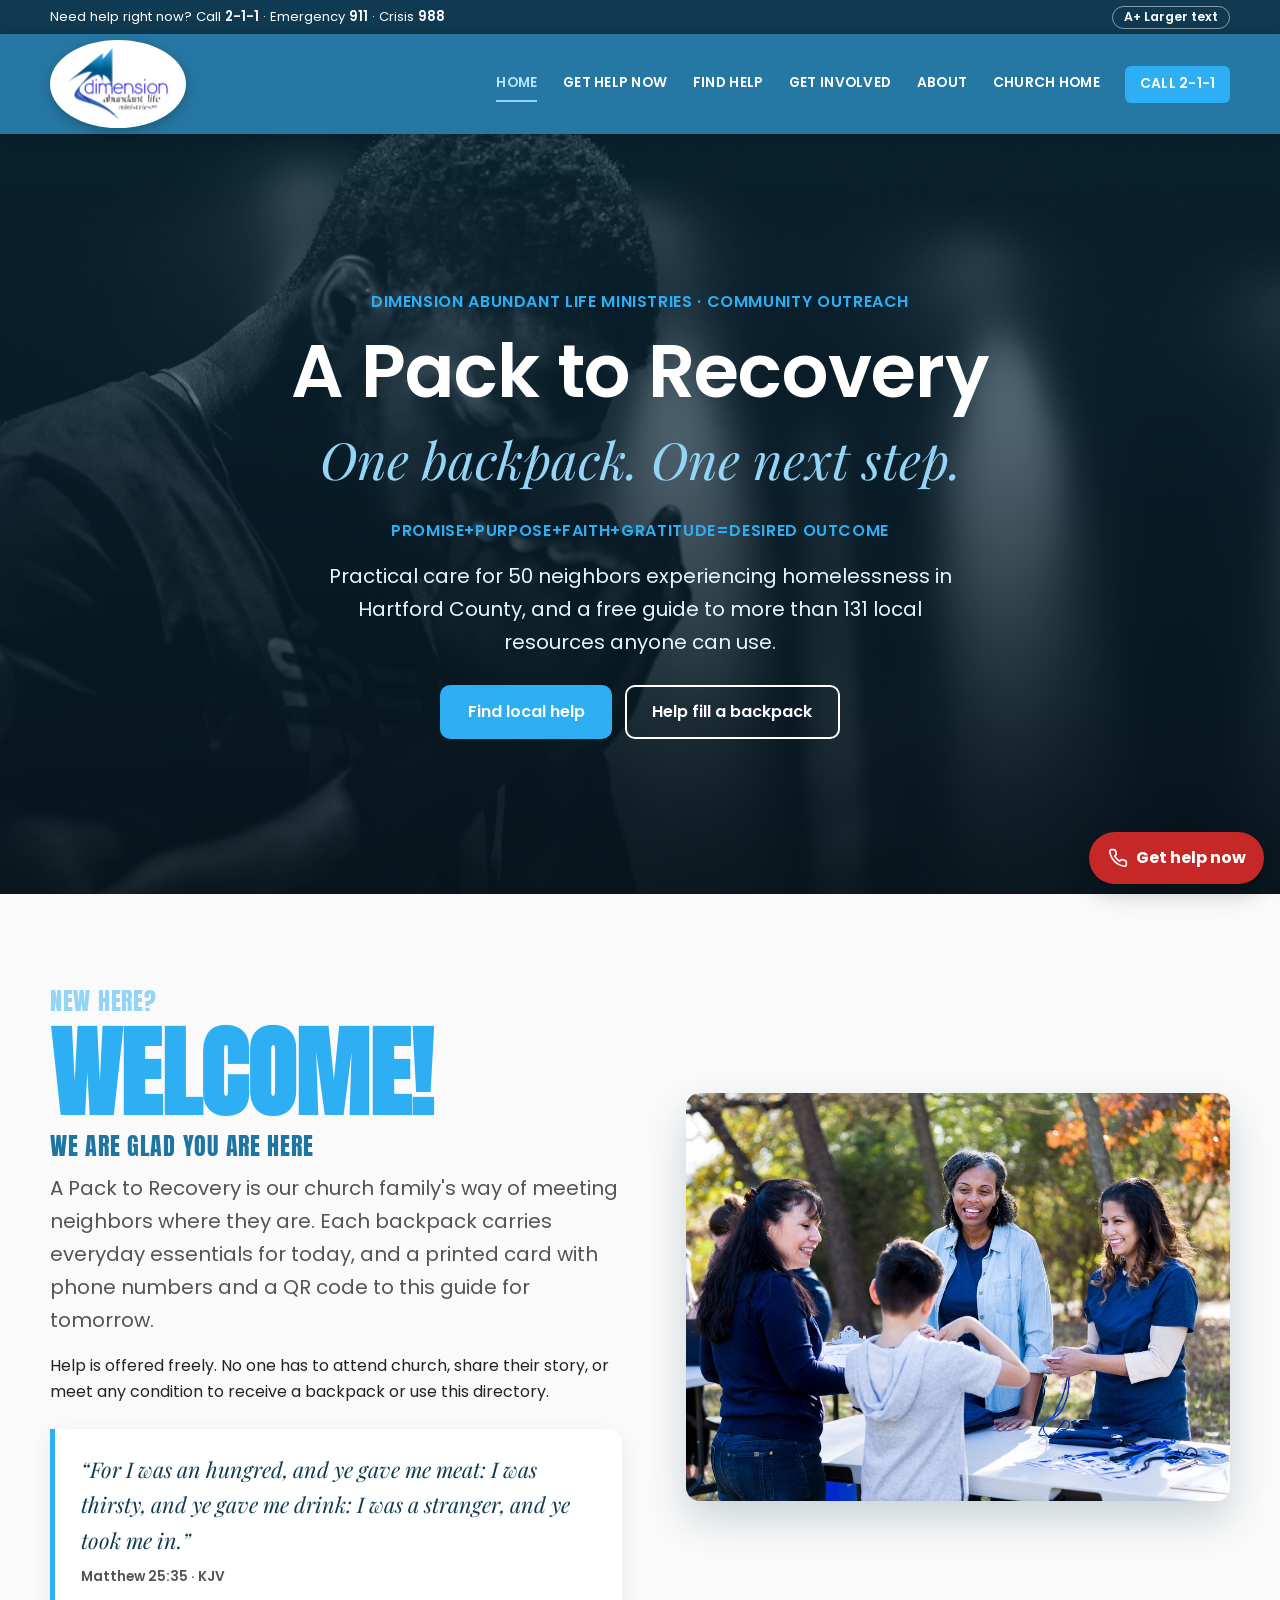
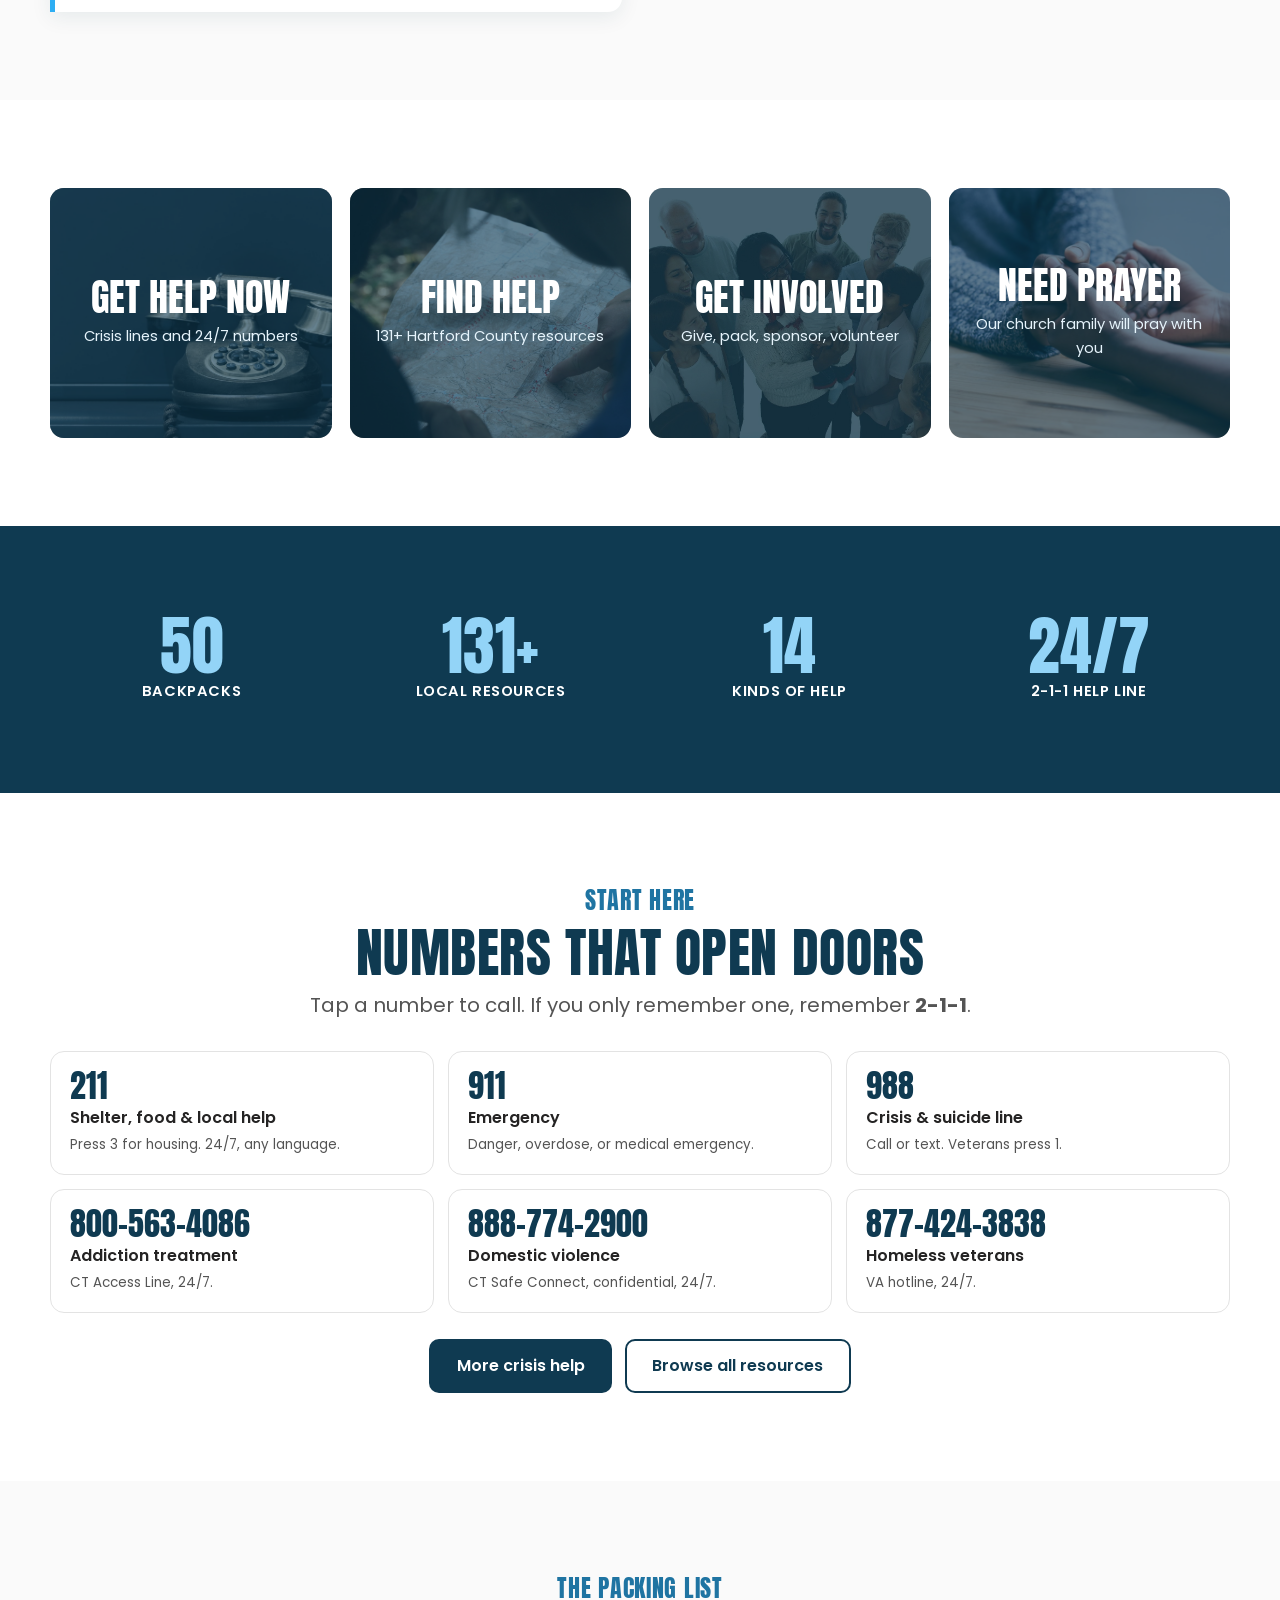
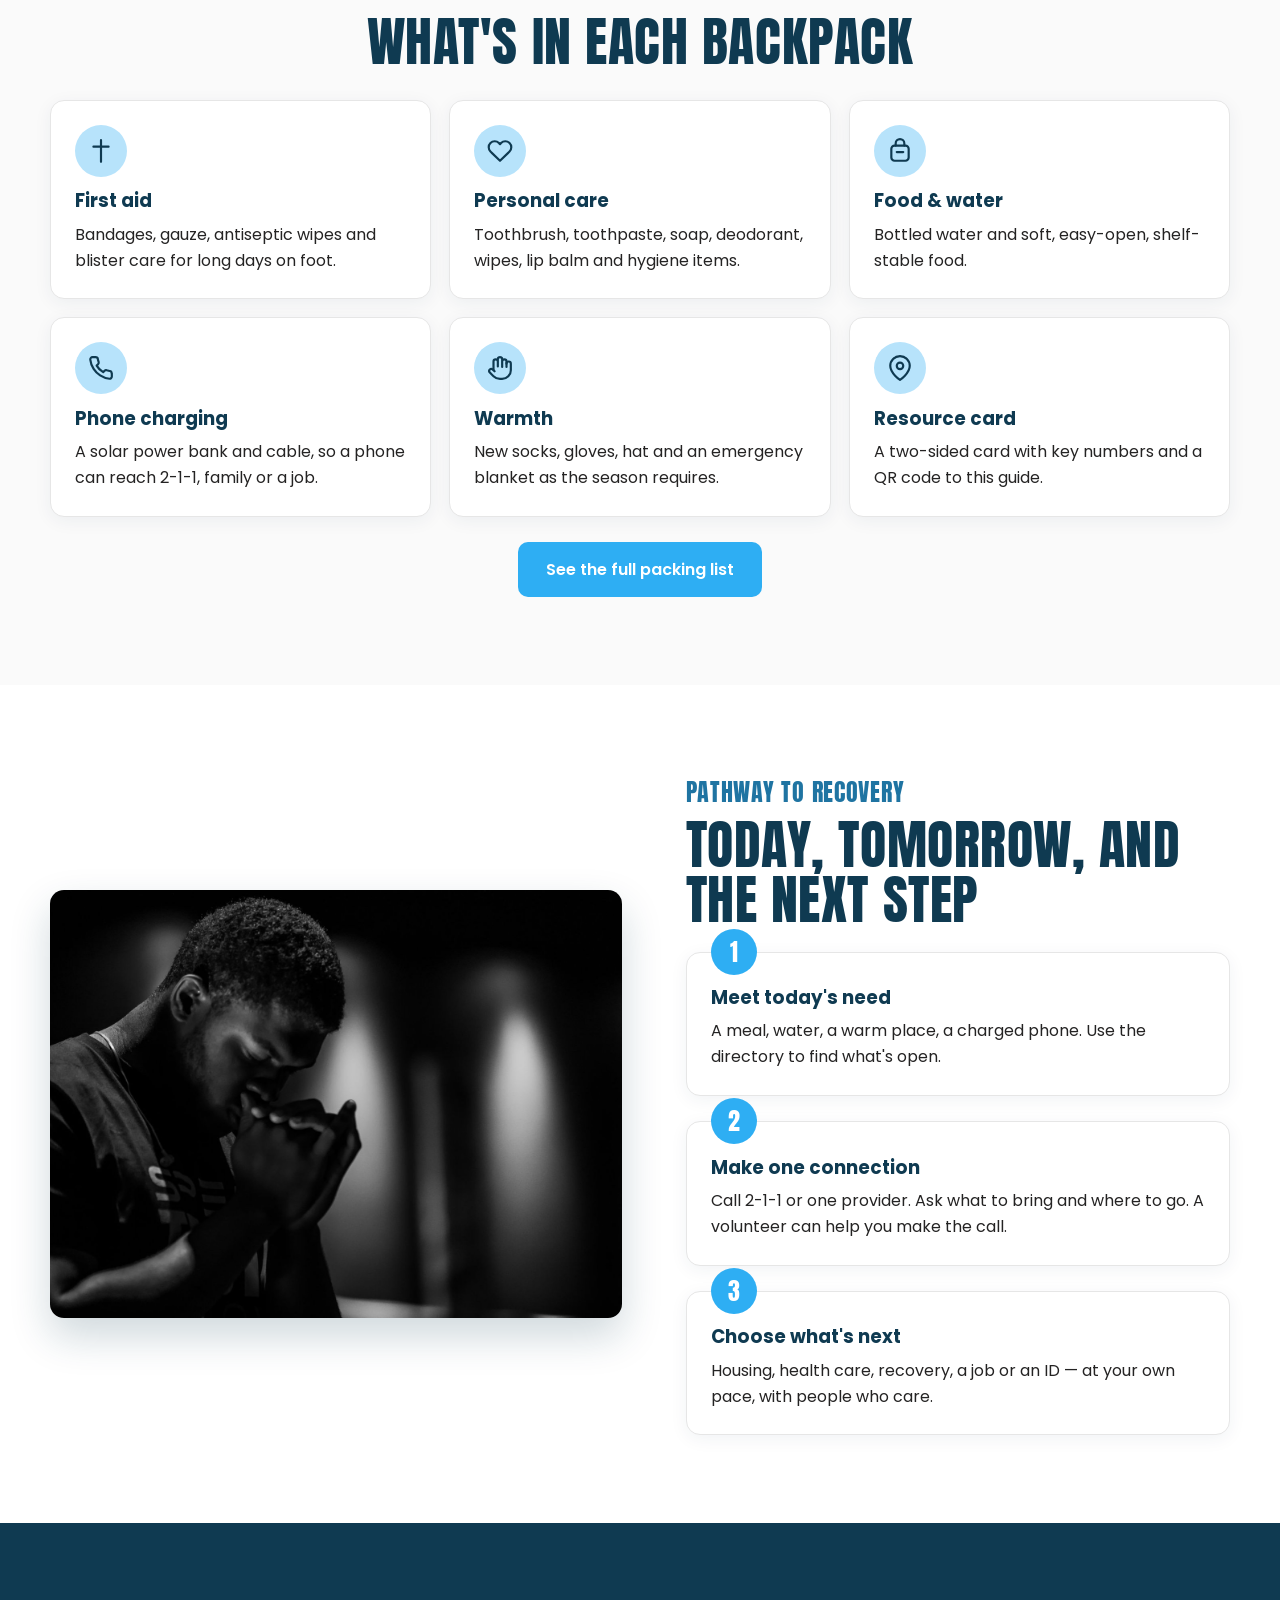
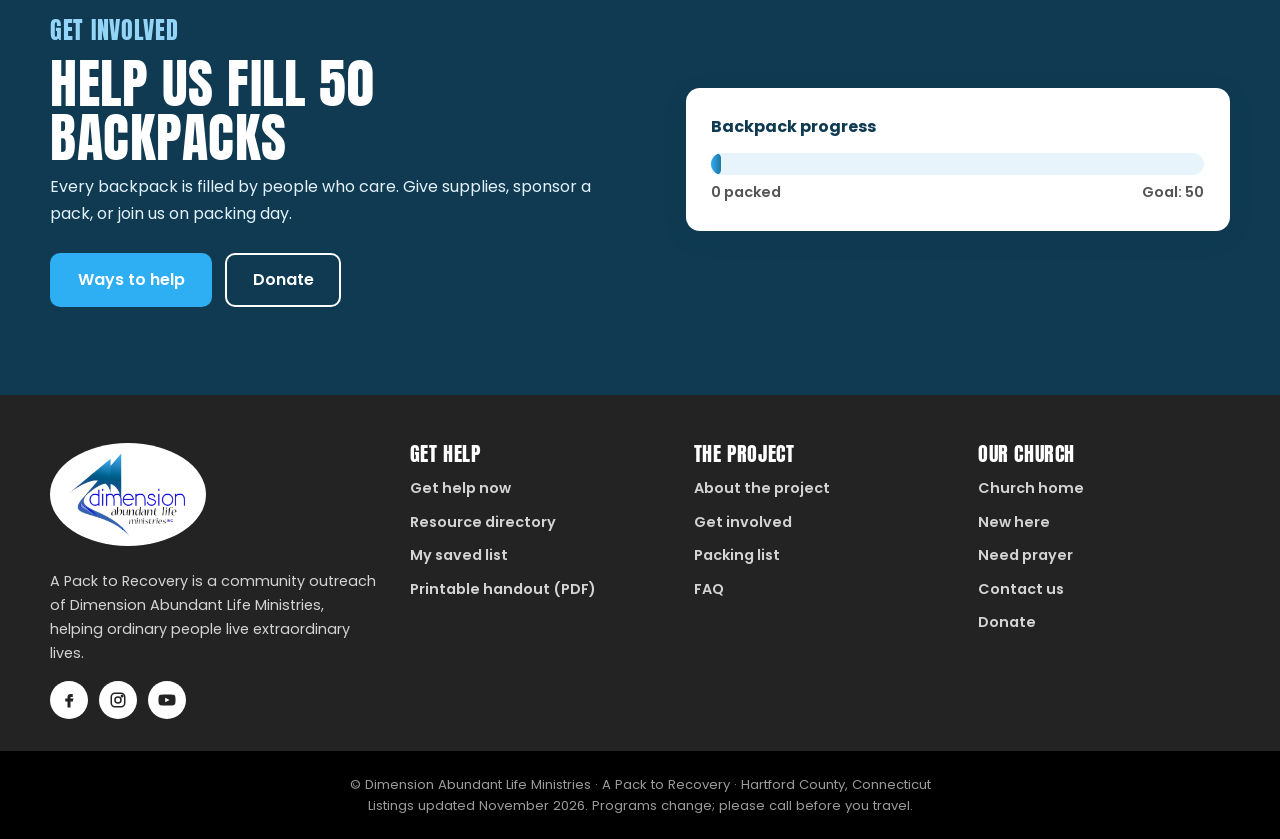
<file: index.html>
<!doctype html>
<html lang="en"><head><meta charset="utf-8"><meta name="viewport" content="width=device-width,initial-scale=1">
<title>Home | A Pack to Recovery</title>
<meta name="description" content="A Pack to Recovery: backpacks and a free Hartford County resource directory from Dimension Abundant Life Ministries.">
<meta property="og:title" content="A Pack to Recovery | Dimension Abundant Life Ministries">
<meta property="og:description" content="A Pack to Recovery: backpacks and a free Hartford County resource directory from Dimension Abundant Life Ministries.">
<meta property="og:image" content="assets/church-outreach.jpg">
<meta name="theme-color" content="#1f74a2">
<link rel="icon" href="assets/dalm-logo.png">
<link rel="preconnect" href="https://fonts.googleapis.com"><link rel="preconnect" href="https://fonts.gstatic.com" crossorigin>
<link href="https://fonts.googleapis.com/css2?family=Anton&family=Playfair+Display:ital@1&family=Poppins:wght@400;500;600;700&display=swap" rel="stylesheet">
<link rel="preload" as="image" href="assets/praying.jpg"><link rel="stylesheet" href="site.css"><script src="site.js" defer></script></head>
<body><a class="skip" href="#main">Skip to content</a>
<div class="utility"><div class="wrap"><span>Need help right now? Call <a href="tel:211">2-1-1</a> · Emergency <a href="tel:911">911</a> · Crisis <a href="tel:988">988</a></span><span class="tools"><button type="button" id="textsize" aria-pressed="false">A+ Larger text</button></span></div></div>
<header class="site-head"><div class="wrap bar">
<a class="logo" href="index.html" aria-label="A Pack to Recovery home"><img src="assets/dalm-logo.png" alt="Dimension Abundant Life Ministries" width="419" height="289"></a>
<button class="menu-btn" type="button" aria-expanded="false" aria-controls="nav"><svg viewBox="0 0 24 24" fill="currentColor" aria-hidden="true"><rect x="3" y="3" width="5" height="5"/><rect x="9.5" y="3" width="5" height="5"/><rect x="16" y="3" width="5" height="5"/><rect x="3" y="9.5" width="5" height="5"/><rect x="9.5" y="9.5" width="5" height="5"/><rect x="16" y="9.5" width="5" height="5"/><rect x="3" y="16" width="5" height="5"/><rect x="9.5" y="16" width="5" height="5"/><rect x="16" y="16" width="5" height="5"/></svg>Menu</button>
<nav class="nav" id="nav" aria-label="Main"><a href="index.html" aria-current="page">Home</a><a href="get-help-now.html">Get Help Now</a><a href="resources.html">Find Help</a><a href="get-involved.html">Get Involved</a><a href="about.html">About</a><a href="https://www.dimensionministries.org/">Church Home</a><a class="nav-cta" href="tel:211">Call 2-1-1</a></nav>
</div></header>
<main id="main">
<section class="hero" style="background-image:url(assets/praying.jpg)"><div class="wrap">
<p class="tagline">Dimension Abundant Life Ministries · Community Outreach</p>
<h1>A Pack to Recovery</h1>
<span class="script">One backpack. One next step.</span>
<p class="tagline">Promise+Purpose+Faith+Gratitude=Desired Outcome</p>
<p class="lead">Practical care for 50 neighbors experiencing homelessness in Hartford County, and a free guide to more than 131 local resources anyone can use.</p>
<div class="actions"><a class="btn" href="resources.html">Find local help</a><a class="btn ghost" href="get-involved.html">Help fill a backpack</a></div>
</div></section>

<section class="section paper"><div class="wrap split">
<div><p class="kicker">New here?</p><h2 class="big-word">Welcome!</h2><p class="kicker" style="color:#1f74a2">We are glad you are here</p>
<p class="lead">A Pack to Recovery is our church family's way of meeting neighbors where they are. Each backpack carries everyday essentials for today, and a printed card with phone numbers and a QR code to this guide for tomorrow.</p>
<p>Help is offered freely. No one has to attend church, share their story, or meet any condition to receive a backpack or use this directory.</p>
<div class="verse"><p>“For I was an hungred, and ye gave me meat: I was thirsty, and ye gave me drink: I was a stranger, and ye took me in.”</p><span>Matthew 25:35 · KJV</span></div></div>
<div class="photo"><img src="assets/church-outreach.jpg" alt="Volunteers handing out supplies at an outdoor outreach table" loading="lazy"></div>
</div></section>

<section class="section"><div class="wrap">
<div class="tiles">
<a class="tile" href="get-help-now.html" style="background-image:url(assets/phone.jpg)"><div><strong>Get Help Now</strong><span>Crisis lines and 24/7 numbers</span></div></a>
<a class="tile" href="resources.html" style="background-image:url(assets/map.jpg)"><div><strong>Find Help</strong><span>131+ Hartford County resources</span></div></a>
<a class="tile" href="get-involved.html" style="background-image:url(assets/community.jpg)"><div><strong>Get Involved</strong><span>Give, pack, sponsor, volunteer</span></div></a>
<a class="tile" href="https://www.dimensionministries.org/contact-us" style="background-image:url(assets/hands.jpg)"><div><strong>Need Prayer</strong><span>Our church family will pray with you</span></div></a>
</div></div></section>

<section class="section navy"><div class="wrap">
<div class="stats">
<div class="stat"><b>50</b><span>Backpacks</span></div>
<div class="stat"><b>131+</b><span>Local resources</span></div>
<div class="stat"><b>14</b><span>Kinds of help</span></div>
<div class="stat"><b>24/7</b><span>2-1-1 help line</span></div>
</div></div></section>

<section class="section"><div class="wrap center">
<p class="kicker" style="color:#1f74a2">Start here</p><h2 class="display" style="font-size:clamp(2.2rem,5vw,3.4rem)">Numbers that open doors</h2>
<p class="lead">Tap a number to call. If you only remember one, remember <strong>2-1-1</strong>.</p>
<div class="numbers light" style="text-align:left"><a class="num" href="tel:211"><b>211</b><span>Shelter, food &amp; local help</span><small>Press 3 for housing. 24/7, any language.</small></a><a class="num" href="tel:911"><b>911</b><span>Emergency</span><small>Danger, overdose, or medical emergency.</small></a><a class="num" href="tel:988"><b>988</b><span>Crisis &amp; suicide line</span><small>Call or text. Veterans press 1.</small></a><a class="num" href="tel:8005634086"><b>800-563-4086</b><span>Addiction treatment</span><small>CT Access Line, 24/7.</small></a><a class="num" href="tel:8887742900"><b>888-774-2900</b><span>Domestic violence</span><small>CT Safe Connect, confidential, 24/7.</small></a><a class="num" href="tel:8774243838"><b>877-424-3838</b><span>Homeless veterans</span><small>VA hotline, 24/7.</small></a></div>
<div class="actions"><a class="btn dark" href="get-help-now.html">More crisis help</a><a class="btn line" href="resources.html">Browse all resources</a></div>
</div></section>

<section class="section paper" id="inside"><div class="wrap">
<div class="center"><p class="kicker" style="color:#1f74a2">The packing list</p><h2 class="display" style="font-size:clamp(2.2rem,5vw,3.4rem)">What's in each backpack</h2></div>
<div class="grid">
<div class="card"><div class="icon"><svg viewBox="0 0 24 24" fill="none" stroke="currentColor" stroke-width="2" stroke-linecap="round" stroke-linejoin="round" aria-hidden="true"><path d="M12 2v20M5 8h14"/></svg></div><h3>First aid</h3><p>Bandages, gauze, antiseptic wipes and blister care for long days on foot.</p></div>
<div class="card"><div class="icon"><svg viewBox="0 0 24 24" fill="none" stroke="currentColor" stroke-width="2" stroke-linecap="round" stroke-linejoin="round" aria-hidden="true"><path d="M20.8 4.6a5.5 5.5 0 0 0-7.8 0L12 5.7l-1-1.1a5.5 5.5 0 0 0-7.8 7.8l1 1.1L12 21l7.8-7.5 1-1.1a5.5 5.5 0 0 0 0-7.8z"/></svg></div><h3>Personal care</h3><p>Toothbrush, toothpaste, soap, deodorant, wipes, lip balm and hygiene items.</p></div>
<div class="card"><div class="icon"><svg viewBox="0 0 24 24" fill="none" stroke="currentColor" stroke-width="2" stroke-linecap="round" stroke-linejoin="round" aria-hidden="true"><path d="M8 7V5a4 4 0 0 1 8 0v2"/><rect x="4" y="7" width="16" height="14" rx="3"/><path d="M9 13h6"/></svg></div><h3>Food &amp; water</h3><p>Bottled water and soft, easy-open, shelf-stable food.</p></div>
<div class="card"><div class="icon"><svg viewBox="0 0 24 24" fill="none" stroke="currentColor" stroke-width="2" stroke-linecap="round" stroke-linejoin="round" aria-hidden="true"><path d="M22 16.9v3a2 2 0 0 1-2.2 2 19.8 19.8 0 0 1-8.6-3.1 19.5 19.5 0 0 1-6-6A19.8 19.8 0 0 1 2.1 4.2 2 2 0 0 1 4.1 2h3a2 2 0 0 1 2 1.7c.1.9.4 1.8.7 2.7a2 2 0 0 1-.5 2.1L8 9.8a16 16 0 0 0 6 6l1.3-1.3a2 2 0 0 1 2.1-.4c.9.3 1.8.6 2.7.7a2 2 0 0 1 1.7 2z"/></svg></div><h3>Phone charging</h3><p>A solar power bank and cable, so a phone can reach 2-1-1, family or a job.</p></div>
<div class="card"><div class="icon"><svg viewBox="0 0 24 24" fill="none" stroke="currentColor" stroke-width="2" stroke-linecap="round" stroke-linejoin="round" aria-hidden="true"><path d="M18 11V6a2 2 0 0 0-4 0v5M14 10V4a2 2 0 0 0-4 0v6M10 10.5V6a2 2 0 0 0-4 0v8"/><path d="M18 8a2 2 0 1 1 4 0v6a8 8 0 0 1-8 8h-2c-2.8 0-4.5-.9-6-2.4l-3.6-3.6a2 2 0 0 1 2.8-2.8L7 15"/></svg></div><h3>Warmth</h3><p>New socks, gloves, hat and an emergency blanket as the season requires.</p></div>
<div class="card"><div class="icon"><svg viewBox="0 0 24 24" fill="none" stroke="currentColor" stroke-width="2" stroke-linecap="round" stroke-linejoin="round" aria-hidden="true"><path d="M21 10c0 7-9 13-9 13S3 17 3 10a9 9 0 0 1 18 0z"/><circle cx="12" cy="10" r="3"/></svg></div><h3>Resource card</h3><p>A two-sided card with key numbers and a QR code to this guide.</p></div>
</div>
<div class="actions" style="justify-content:center"><a class="btn" href="get-involved.html#packing">See the full packing list</a></div>
</div></section>

<section class="section"><div class="wrap split rev">
<div><p class="kicker" style="color:#1f74a2">Pathway to recovery</p><h2 class="display" style="font-size:clamp(2.2rem,5vw,3.4rem)">Today, tomorrow, and the next step</h2>
<ol class="steps" style="list-style:none;padding:0;margin:1.6rem 0 0;display:grid;gap:1.6rem">
<li class="card step"><h3>Meet today's need</h3><p>A meal, water, a warm place, a charged phone. Use the directory to find what's open.</p></li>
<li class="card step"><h3>Make one connection</h3><p>Call 2-1-1 or one provider. Ask what to bring and where to go. A volunteer can help you make the call.</p></li>
<li class="card step"><h3>Choose what's next</h3><p>Housing, health care, recovery, a job or an ID — at your own pace, with people who care.</p></li>
</ol></div>
<div class="photo"><img src="assets/praying.jpg" alt="A man with hands folded in prayer" loading="lazy"></div>
</div></section>

<section class="section navy"><div class="wrap split">
<div><p class="kicker">Get involved</p><h2 class="display" style="font-size:clamp(2.2rem,5vw,3.4rem)">Help us fill 50 backpacks</h2>
<p style="color:#e3f2fa">Every backpack is filled by people who care. Give supplies, sponsor a pack, or join us on packing day.</p>
<div class="actions"><a class="btn" href="get-involved.html">Ways to help</a><a class="btn ghost" href="https://www.dimensionministries.org/online-giving">Donate</a></div></div>
<div class="progress" data-goal="50" data-packed="0"><strong style="color:var(--navy)">Backpack progress</strong><div class="track"><div class="fill" style="--w:0%"></div></div><div class="row"><span>0 packed</span><span>Goal: 50</span></div></div>
</div></section>
</main>
<footer class="site-foot"><div class="wrap top">
<div class="brand"><a class="logo-foot" href="https://www.dimensionministries.org/"><img src="assets/dalm-logo.png" alt="Dimension Abundant Life Ministries" width="419" height="289"></a><p>A Pack to Recovery is a community outreach of Dimension Abundant Life Ministries, helping ordinary people live extraordinary lives.</p>
<div class="social"><a href="https://www.facebook.com/DimensionAbundantLifeMinistries" aria-label="Facebook"><svg viewBox="0 0 24 24" fill="currentColor" aria-hidden="true"><path d="M14 8h3V4h-3c-2.8 0-4 1.7-4 4.3V10H7v4h3v8h4v-8h3l1-4h-4V8.6c0-.4.3-.6.6-.6z"/></svg></a><a href="https://www.instagram.com/dimensionlifeministries/" aria-label="Instagram"><svg viewBox="0 0 24 24" fill="none" stroke="currentColor" stroke-width="2" aria-hidden="true"><rect x="3" y="3" width="18" height="18" rx="5"/><circle cx="12" cy="12" r="4"/><circle cx="17.5" cy="6.5" r="1" fill="currentColor"/></svg></a><a href="https://www.youtube.com/channel/UC2dPU9p5CdF0M4lxwu2d5DQ" aria-label="YouTube"><svg viewBox="0 0 24 24" fill="currentColor" aria-hidden="true"><path d="M23 7.2a3 3 0 0 0-2.1-2.1C19 4.6 12 4.6 12 4.6s-7 0-8.9.5A3 3 0 0 0 1 7.2 31 31 0 0 0 .6 12 31 31 0 0 0 1 16.8a3 3 0 0 0 2.1 2.1c1.9.5 8.9.5 8.9.5s7 0 8.9-.5a3 3 0 0 0 2.1-2.1 31 31 0 0 0 .4-4.8 31 31 0 0 0-.4-4.8zM9.6 15.1V8.9l5.8 3.1z"/></svg></a></div></div>
<div><h4>Get help</h4><ul><li><a href="get-help-now.html">Get help now</a></li><li><a href="resources.html">Resource directory</a></li><li><a href="resources.html#saved">My saved list</a></li><li><a href="A_Pack_to_Recovery_Handout.pdf">Printable handout (PDF)</a></li></ul></div>
<div><h4>The project</h4><ul><li><a href="about.html">About the project</a></li><li><a href="get-involved.html">Get involved</a></li><li><a href="get-involved.html#packing">Packing list</a></li><li><a href="about.html#faq">FAQ</a></li></ul></div>
<div><h4>Our church</h4><ul><li><a href="https://www.dimensionministries.org/">Church home</a></li><li><a href="https://www.dimensionministries.org/about-us">New here</a></li><li><a href="https://www.dimensionministries.org/contact-us">Need prayer</a></li><li><a href="https://www.dimensionministries.org/contact-us">Contact us</a></li><li><a href="https://www.dimensionministries.org/online-giving">Donate</a></li></ul></div>
</div><div class="base"><div class="wrap">© Dimension Abundant Life Ministries · A Pack to Recovery · Hartford County, Connecticut<br>Listings updated November 2026. Programs change; please call before you travel.</div></div></footer>
<a class="fab no-print" href="get-help-now.html"><svg viewBox="0 0 24 24" fill="none" stroke="currentColor" stroke-width="2" stroke-linecap="round" stroke-linejoin="round" aria-hidden="true"><path d="M22 16.9v3a2 2 0 0 1-2.2 2 19.8 19.8 0 0 1-8.6-3.1 19.5 19.5 0 0 1-6-6A19.8 19.8 0 0 1 2.1 4.2 2 2 0 0 1 4.1 2h3a2 2 0 0 1 2 1.7c.1.9.4 1.8.7 2.7a2 2 0 0 1-.5 2.1L8 9.8a16 16 0 0 0 6 6l1.3-1.3a2 2 0 0 1 2.1-.4c.9.3 1.8.6 2.7.7a2 2 0 0 1 1.7 2z"/></svg><span>Get help now</span></a>
</body></html>
</file>
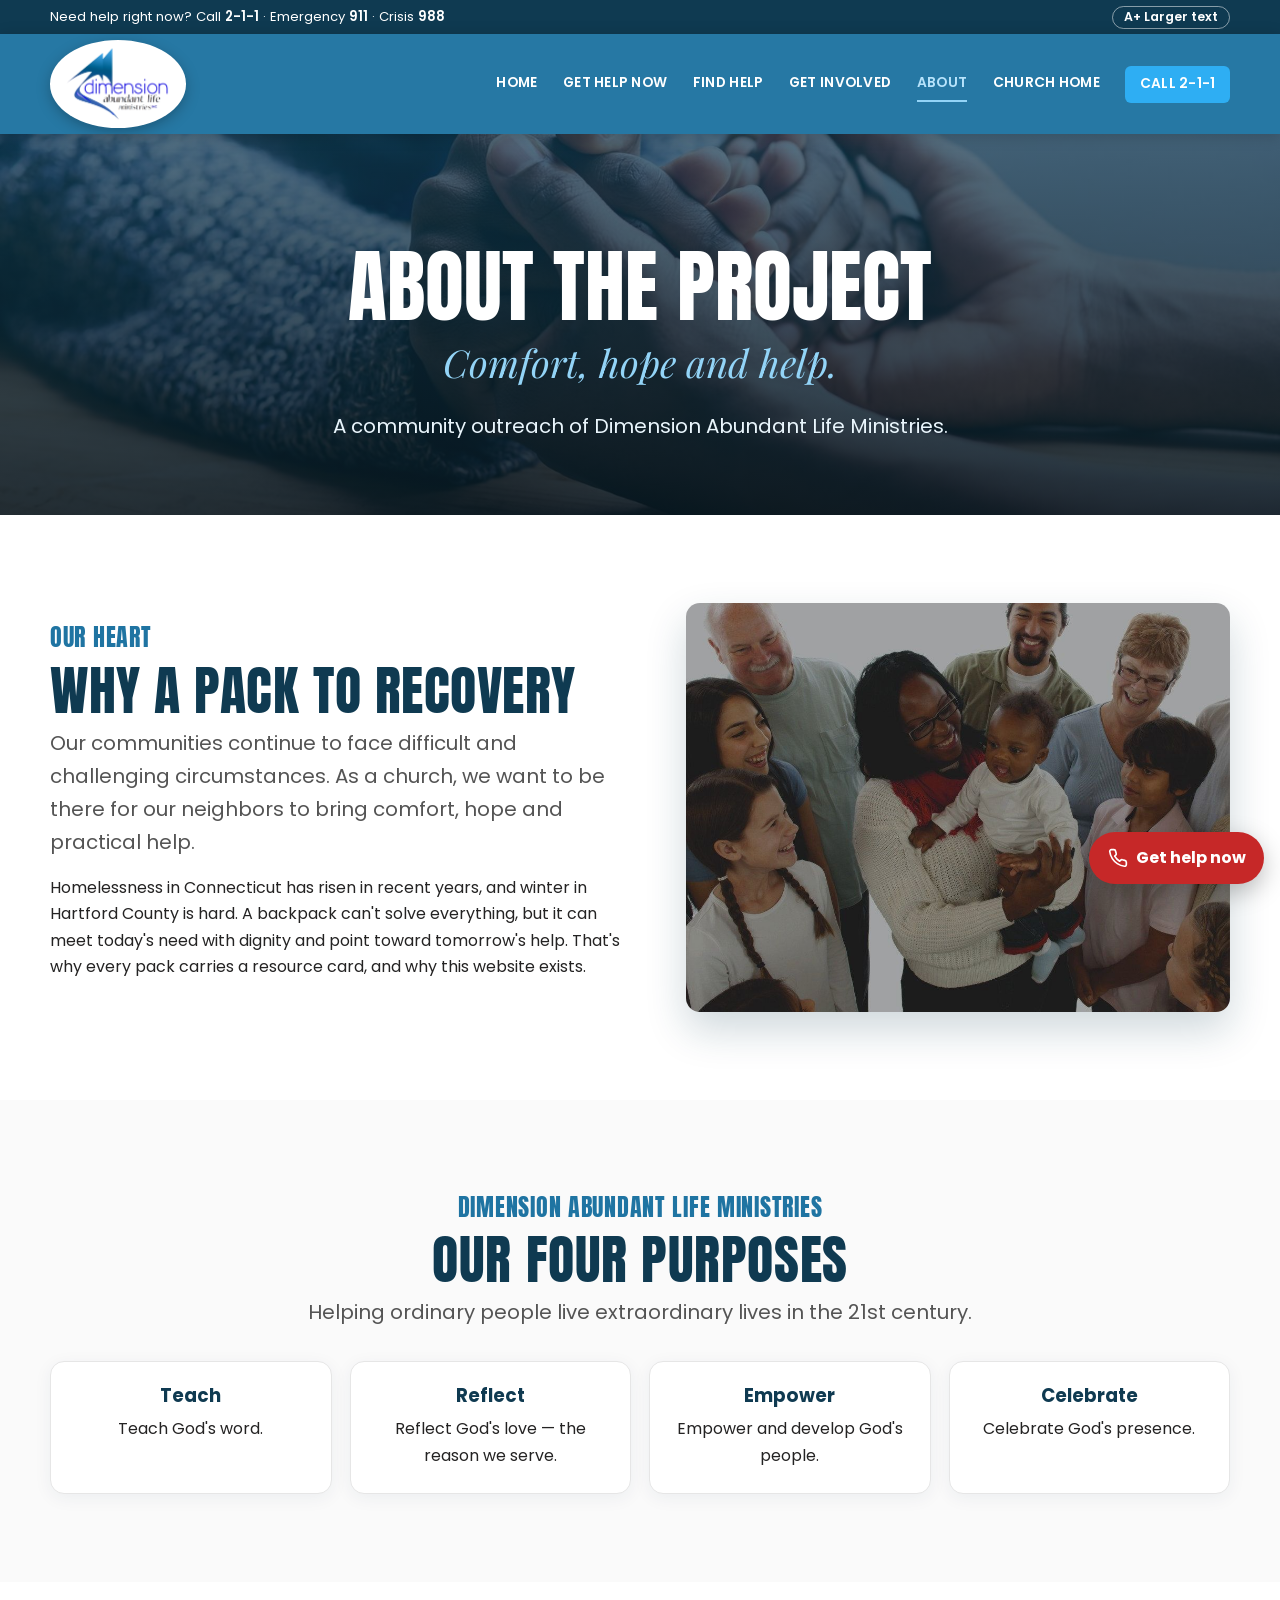
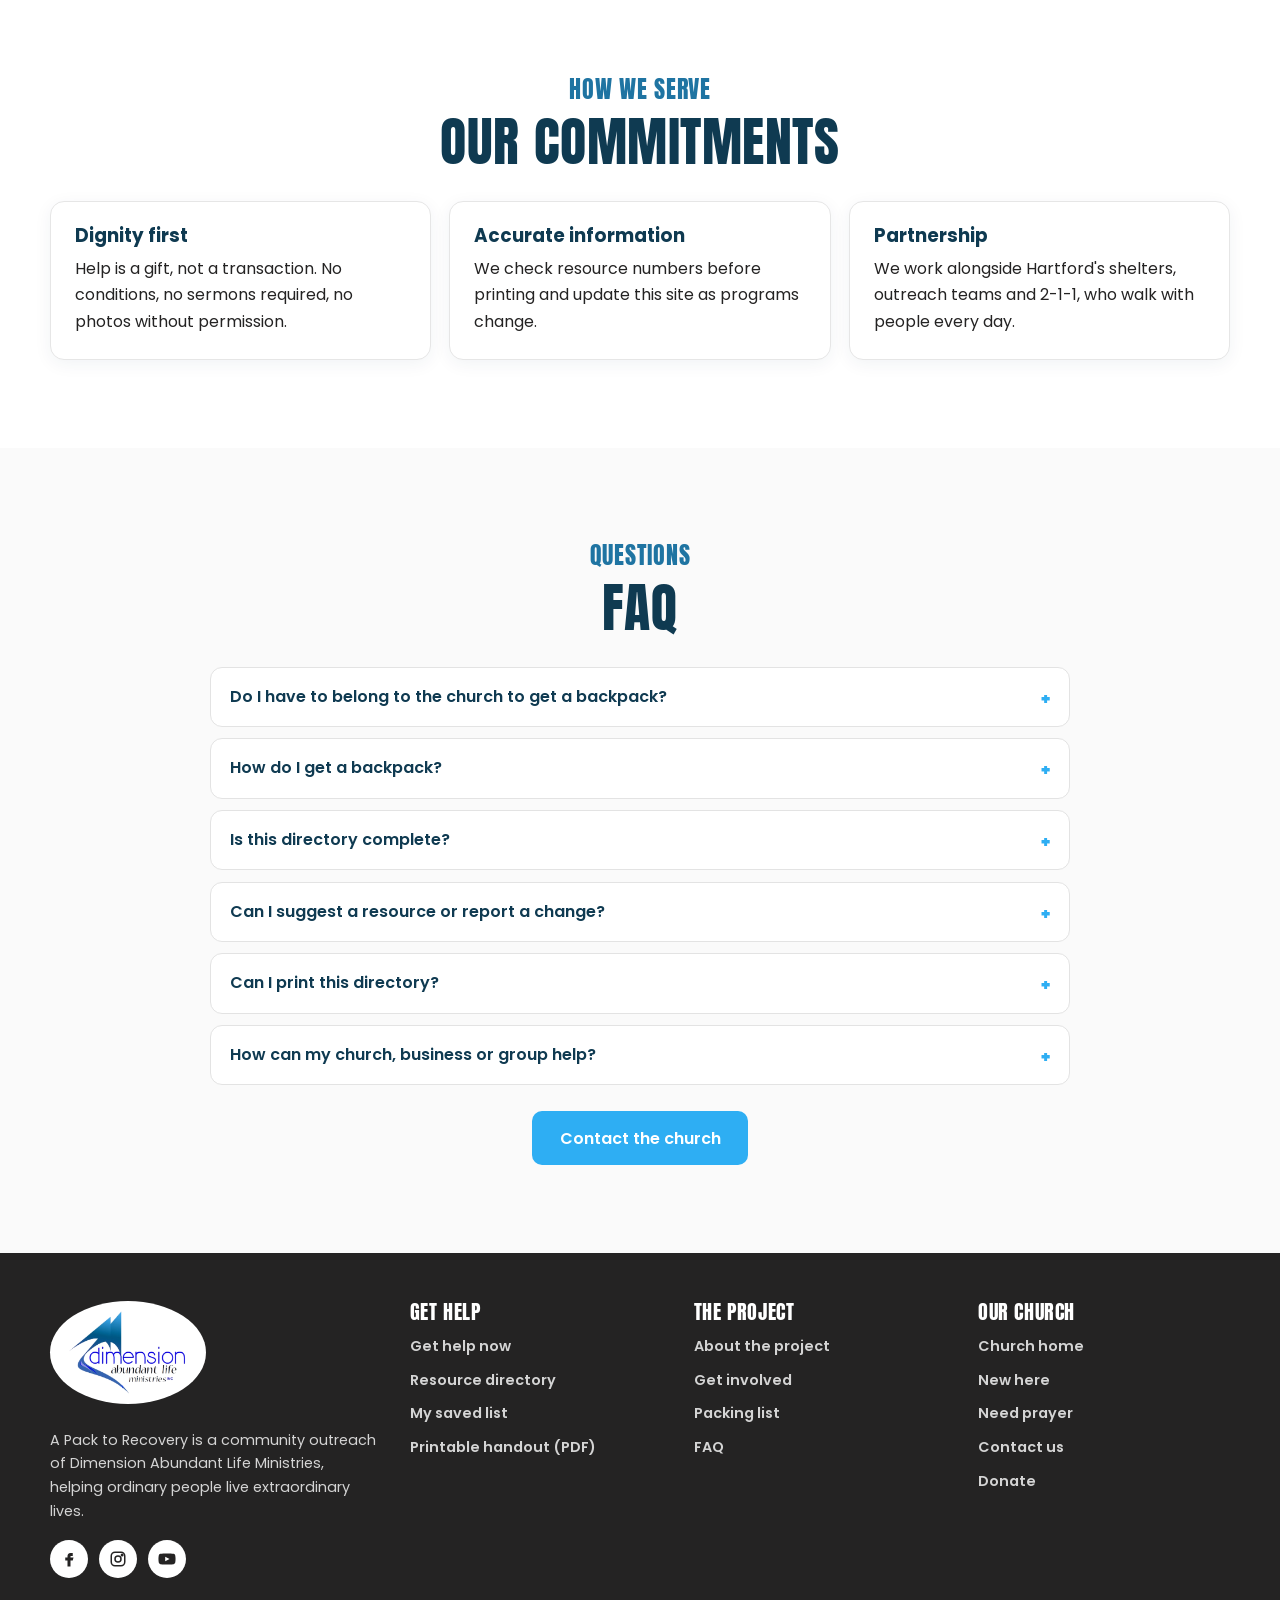
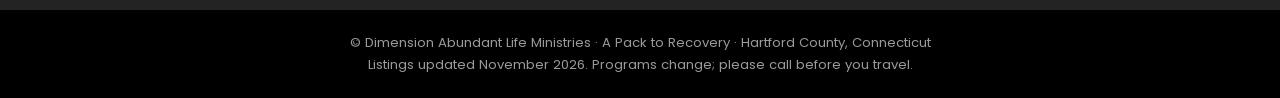
<file: about.html>
<!doctype html>
<html lang="en"><head><meta charset="utf-8"><meta name="viewport" content="width=device-width,initial-scale=1">
<title>About | A Pack to Recovery</title>
<meta name="description" content="A Pack to Recovery: backpacks and a free Hartford County resource directory from Dimension Abundant Life Ministries.">
<meta property="og:title" content="A Pack to Recovery | Dimension Abundant Life Ministries">
<meta property="og:description" content="A Pack to Recovery: backpacks and a free Hartford County resource directory from Dimension Abundant Life Ministries.">
<meta property="og:image" content="assets/church-outreach.jpg">
<meta name="theme-color" content="#1f74a2">
<link rel="icon" href="assets/dalm-logo.png">
<link rel="preconnect" href="https://fonts.googleapis.com"><link rel="preconnect" href="https://fonts.gstatic.com" crossorigin>
<link href="https://fonts.googleapis.com/css2?family=Anton&family=Playfair+Display:ital@1&family=Poppins:wght@400;500;600;700&display=swap" rel="stylesheet">
<link rel="stylesheet" href="site.css"><script src="site.js" defer></script></head>
<body><a class="skip" href="#main">Skip to content</a>
<div class="utility"><div class="wrap"><span>Need help right now? Call <a href="tel:211">2-1-1</a> · Emergency <a href="tel:911">911</a> · Crisis <a href="tel:988">988</a></span><span class="tools"><button type="button" id="textsize" aria-pressed="false">A+ Larger text</button></span></div></div>
<header class="site-head"><div class="wrap bar">
<a class="logo" href="index.html" aria-label="A Pack to Recovery home"><img src="assets/dalm-logo.png" alt="Dimension Abundant Life Ministries" width="419" height="289"></a>
<button class="menu-btn" type="button" aria-expanded="false" aria-controls="nav"><svg viewBox="0 0 24 24" fill="currentColor" aria-hidden="true"><rect x="3" y="3" width="5" height="5"/><rect x="9.5" y="3" width="5" height="5"/><rect x="16" y="3" width="5" height="5"/><rect x="3" y="9.5" width="5" height="5"/><rect x="9.5" y="9.5" width="5" height="5"/><rect x="16" y="9.5" width="5" height="5"/><rect x="3" y="16" width="5" height="5"/><rect x="9.5" y="16" width="5" height="5"/><rect x="16" y="16" width="5" height="5"/></svg>Menu</button>
<nav class="nav" id="nav" aria-label="Main"><a href="index.html">Home</a><a href="get-help-now.html">Get Help Now</a><a href="resources.html">Find Help</a><a href="get-involved.html">Get Involved</a><a href="about.html" aria-current="page">About</a><a href="https://www.dimensionministries.org/">Church Home</a><a class="nav-cta" href="tel:211">Call 2-1-1</a></nav>
</div></header>
<main id="main">
<section class="page-hero" style="background-image:url(assets/hands.jpg)"><div class="wrap">
<h1>About the Project</h1><span class="script">Comfort, hope and help.</span>
<p class="lead">A community outreach of Dimension Abundant Life Ministries.</p></div></section>
<section class="section"><div class="wrap split">
<div><p class="kicker" style="color:#1f74a2">Our heart</p><h2 class="display" style="font-size:clamp(2.2rem,5vw,3.4rem)">Why A Pack to Recovery</h2>
<p class="lead">Our communities continue to face difficult and challenging circumstances. As a church, we want to be there for our neighbors to bring comfort, hope and practical help.</p>
<p>Homelessness in Connecticut has risen in recent years, and winter in Hartford County is hard. A backpack can't solve everything, but it can meet today's need with dignity and point toward tomorrow's help. That's why every pack carries a resource card, and why this website exists.</p></div>
<div class="photo"><img src="assets/community.jpg" alt="A diverse church community gathered together" loading="lazy"></div>
</div></section>
<section class="section paper"><div class="wrap">
<div class="center"><p class="kicker" style="color:#1f74a2">Dimension Abundant Life Ministries</p><h2 class="display" style="font-size:clamp(2.2rem,5vw,3.4rem)">Our four purposes</h2>
<p class="lead">Helping ordinary people live extraordinary lives in the 21st century.</p></div>
<div class="grid four">
<div class="card center"><h3>Teach</h3><p>Teach God's word.</p></div>
<div class="card center"><h3>Reflect</h3><p>Reflect God's love — the reason we serve.</p></div>
<div class="card center"><h3>Empower</h3><p>Empower and develop God's people.</p></div>
<div class="card center"><h3>Celebrate</h3><p>Celebrate God's presence.</p></div>
</div></div></section>
<section class="section"><div class="wrap">
<div class="center"><p class="kicker" style="color:#1f74a2">How we serve</p><h2 class="display" style="font-size:clamp(2.2rem,5vw,3.4rem)">Our commitments</h2></div>
<div class="grid">
<div class="card"><h3>Dignity first</h3><p>Help is a gift, not a transaction. No conditions, no sermons required, no photos without permission.</p></div>
<div class="card"><h3>Accurate information</h3><p>We check resource numbers before printing and update this site as programs change.</p></div>
<div class="card"><h3>Partnership</h3><p>We work alongside Hartford's shelters, outreach teams and 2-1-1, who walk with people every day.</p></div>
</div></div></section>
<section class="section paper" id="faq"><div class="wrap" style="max-width:860px">
<div class="center"><p class="kicker" style="color:#1f74a2">Questions</p><h2 class="display" style="font-size:clamp(2.2rem,5vw,3.4rem)">FAQ</h2></div>
<div style="margin-top:2rem"><details class="faq"><summary>Do I have to belong to the church to get a backpack?</summary><p>No. Backpacks and this directory are free for anyone. There are no religious requirements and no questions you have to answer.</p></details><details class="faq"><summary>How do I get a backpack?</summary><p>Backpacks are handed out with local outreach partners. Contact the church to ask about upcoming distribution, or to refer someone.</p></details><details class="faq"><summary>Is this directory complete?</summary><p>It lists 131 programs in Hartford County and statewide, but programs change. 2-1-1 has the most current information for every program in Connecticut.</p></details><details class="faq"><summary>Can I suggest a resource or report a change?</summary><p>Yes, please! <a href="https://www.dimensionministries.org/contact-us">Contact the church</a> with the program name, phone and website.</p></details><details class="faq"><summary>Can I print this directory?</summary><p>Yes. On the Find Help page, filter or star what you need, then choose “Print this list.” There is also a two-sided <a href="A_Pack_to_Recovery_Handout.pdf">printable handout</a>.</p></details><details class="faq"><summary>How can my church, business or group help?</summary><p>Sponsor backpacks, run a supply drive, or volunteer as a group on packing day. Visit Get Involved.</p></details></div>
<div class="actions" style="justify-content:center"><a class="btn" href="https://www.dimensionministries.org/contact-us">Contact the church</a></div>
</div></section>
</main>
<footer class="site-foot"><div class="wrap top">
<div class="brand"><a class="logo-foot" href="https://www.dimensionministries.org/"><img src="assets/dalm-logo.png" alt="Dimension Abundant Life Ministries" width="419" height="289"></a><p>A Pack to Recovery is a community outreach of Dimension Abundant Life Ministries, helping ordinary people live extraordinary lives.</p>
<div class="social"><a href="https://www.facebook.com/DimensionAbundantLifeMinistries" aria-label="Facebook"><svg viewBox="0 0 24 24" fill="currentColor" aria-hidden="true"><path d="M14 8h3V4h-3c-2.8 0-4 1.7-4 4.3V10H7v4h3v8h4v-8h3l1-4h-4V8.6c0-.4.3-.6.6-.6z"/></svg></a><a href="https://www.instagram.com/dimensionlifeministries/" aria-label="Instagram"><svg viewBox="0 0 24 24" fill="none" stroke="currentColor" stroke-width="2" aria-hidden="true"><rect x="3" y="3" width="18" height="18" rx="5"/><circle cx="12" cy="12" r="4"/><circle cx="17.5" cy="6.5" r="1" fill="currentColor"/></svg></a><a href="https://www.youtube.com/channel/UC2dPU9p5CdF0M4lxwu2d5DQ" aria-label="YouTube"><svg viewBox="0 0 24 24" fill="currentColor" aria-hidden="true"><path d="M23 7.2a3 3 0 0 0-2.1-2.1C19 4.6 12 4.6 12 4.6s-7 0-8.9.5A3 3 0 0 0 1 7.2 31 31 0 0 0 .6 12 31 31 0 0 0 1 16.8a3 3 0 0 0 2.1 2.1c1.9.5 8.9.5 8.9.5s7 0 8.9-.5a3 3 0 0 0 2.1-2.1 31 31 0 0 0 .4-4.8 31 31 0 0 0-.4-4.8zM9.6 15.1V8.9l5.8 3.1z"/></svg></a></div></div>
<div><h4>Get help</h4><ul><li><a href="get-help-now.html">Get help now</a></li><li><a href="resources.html">Resource directory</a></li><li><a href="resources.html#saved">My saved list</a></li><li><a href="A_Pack_to_Recovery_Handout.pdf">Printable handout (PDF)</a></li></ul></div>
<div><h4>The project</h4><ul><li><a href="about.html">About the project</a></li><li><a href="get-involved.html">Get involved</a></li><li><a href="get-involved.html#packing">Packing list</a></li><li><a href="about.html#faq">FAQ</a></li></ul></div>
<div><h4>Our church</h4><ul><li><a href="https://www.dimensionministries.org/">Church home</a></li><li><a href="https://www.dimensionministries.org/about-us">New here</a></li><li><a href="https://www.dimensionministries.org/contact-us">Need prayer</a></li><li><a href="https://www.dimensionministries.org/contact-us">Contact us</a></li><li><a href="https://www.dimensionministries.org/online-giving">Donate</a></li></ul></div>
</div><div class="base"><div class="wrap">© Dimension Abundant Life Ministries · A Pack to Recovery · Hartford County, Connecticut<br>Listings updated November 2026. Programs change; please call before you travel.</div></div></footer>
<a class="fab no-print" href="get-help-now.html"><svg viewBox="0 0 24 24" fill="none" stroke="currentColor" stroke-width="2" stroke-linecap="round" stroke-linejoin="round" aria-hidden="true"><path d="M22 16.9v3a2 2 0 0 1-2.2 2 19.8 19.8 0 0 1-8.6-3.1 19.5 19.5 0 0 1-6-6A19.8 19.8 0 0 1 2.1 4.2 2 2 0 0 1 4.1 2h3a2 2 0 0 1 2 1.7c.1.9.4 1.8.7 2.7a2 2 0 0 1-.5 2.1L8 9.8a16 16 0 0 0 6 6l1.3-1.3a2 2 0 0 1 2.1-.4c.9.3 1.8.6 2.7.7a2 2 0 0 1 1.7 2z"/></svg><span>Get help now</span></a>
</body></html>
</file>
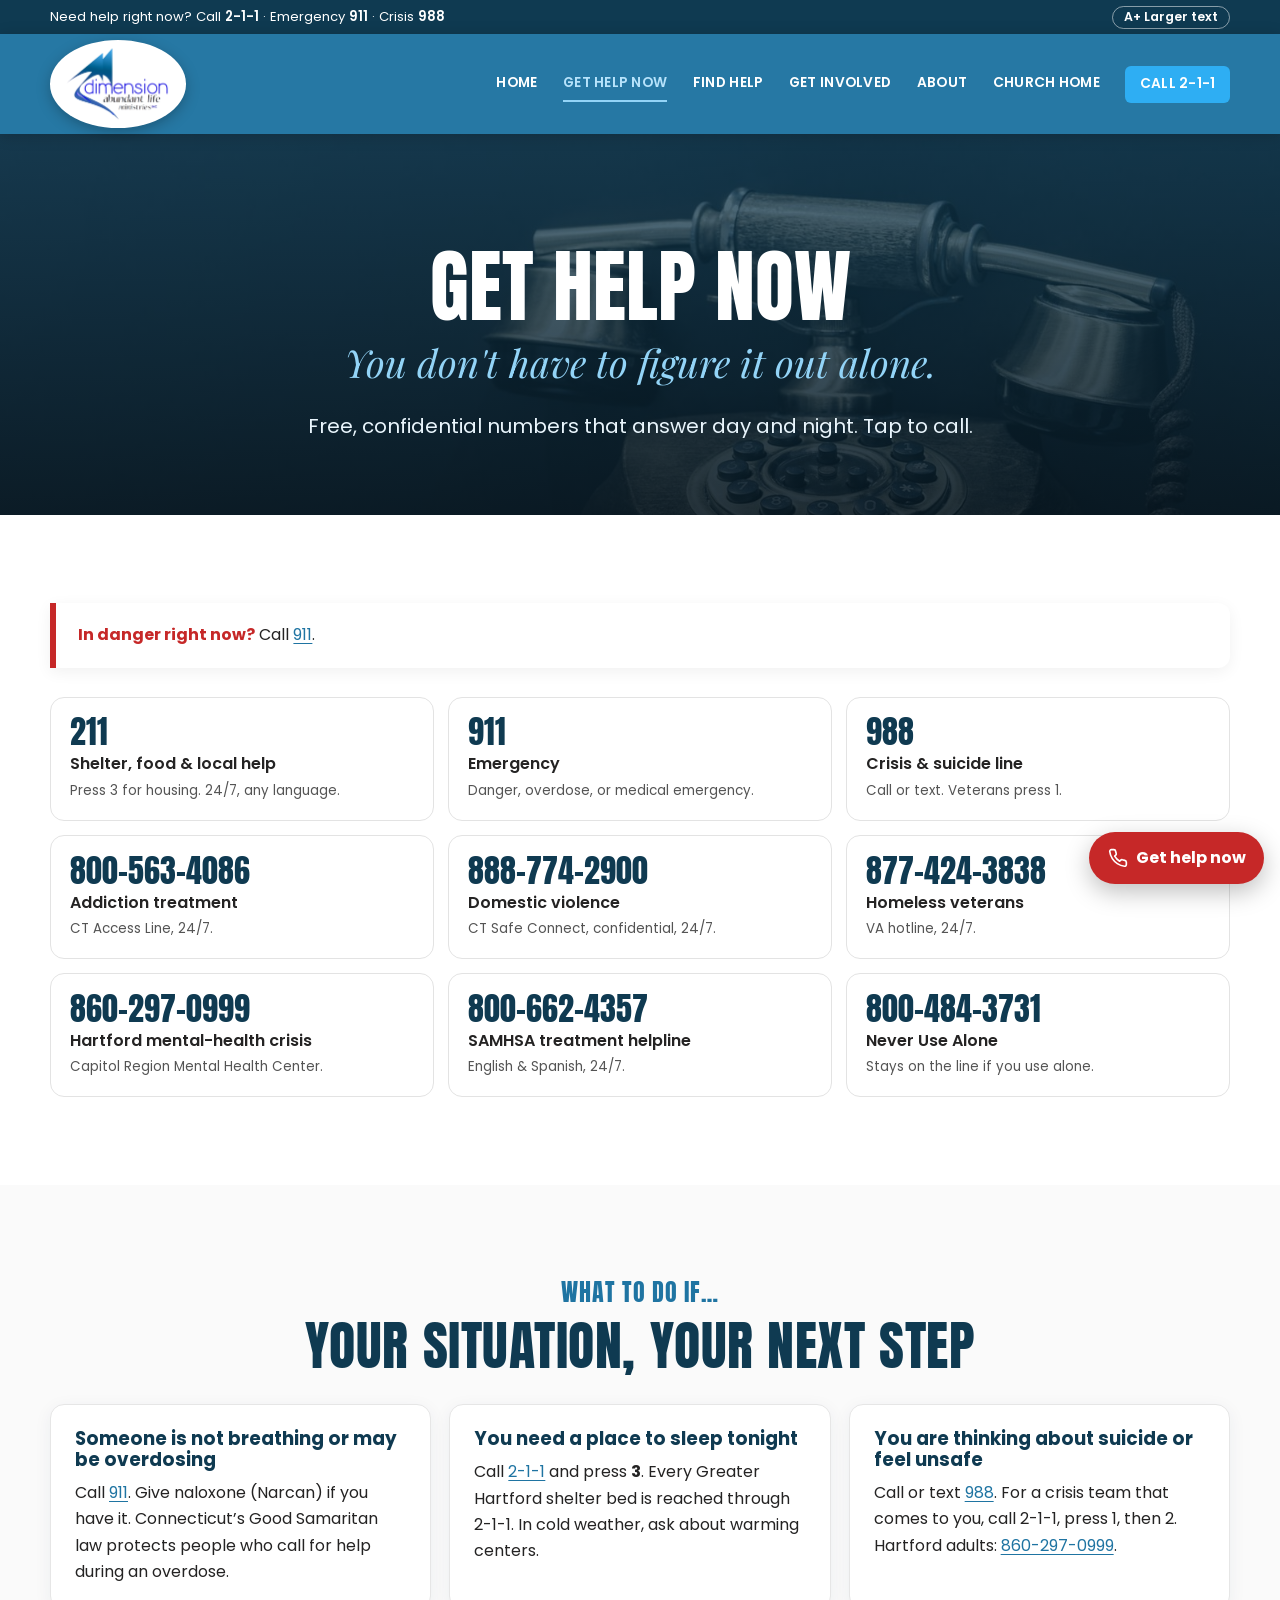
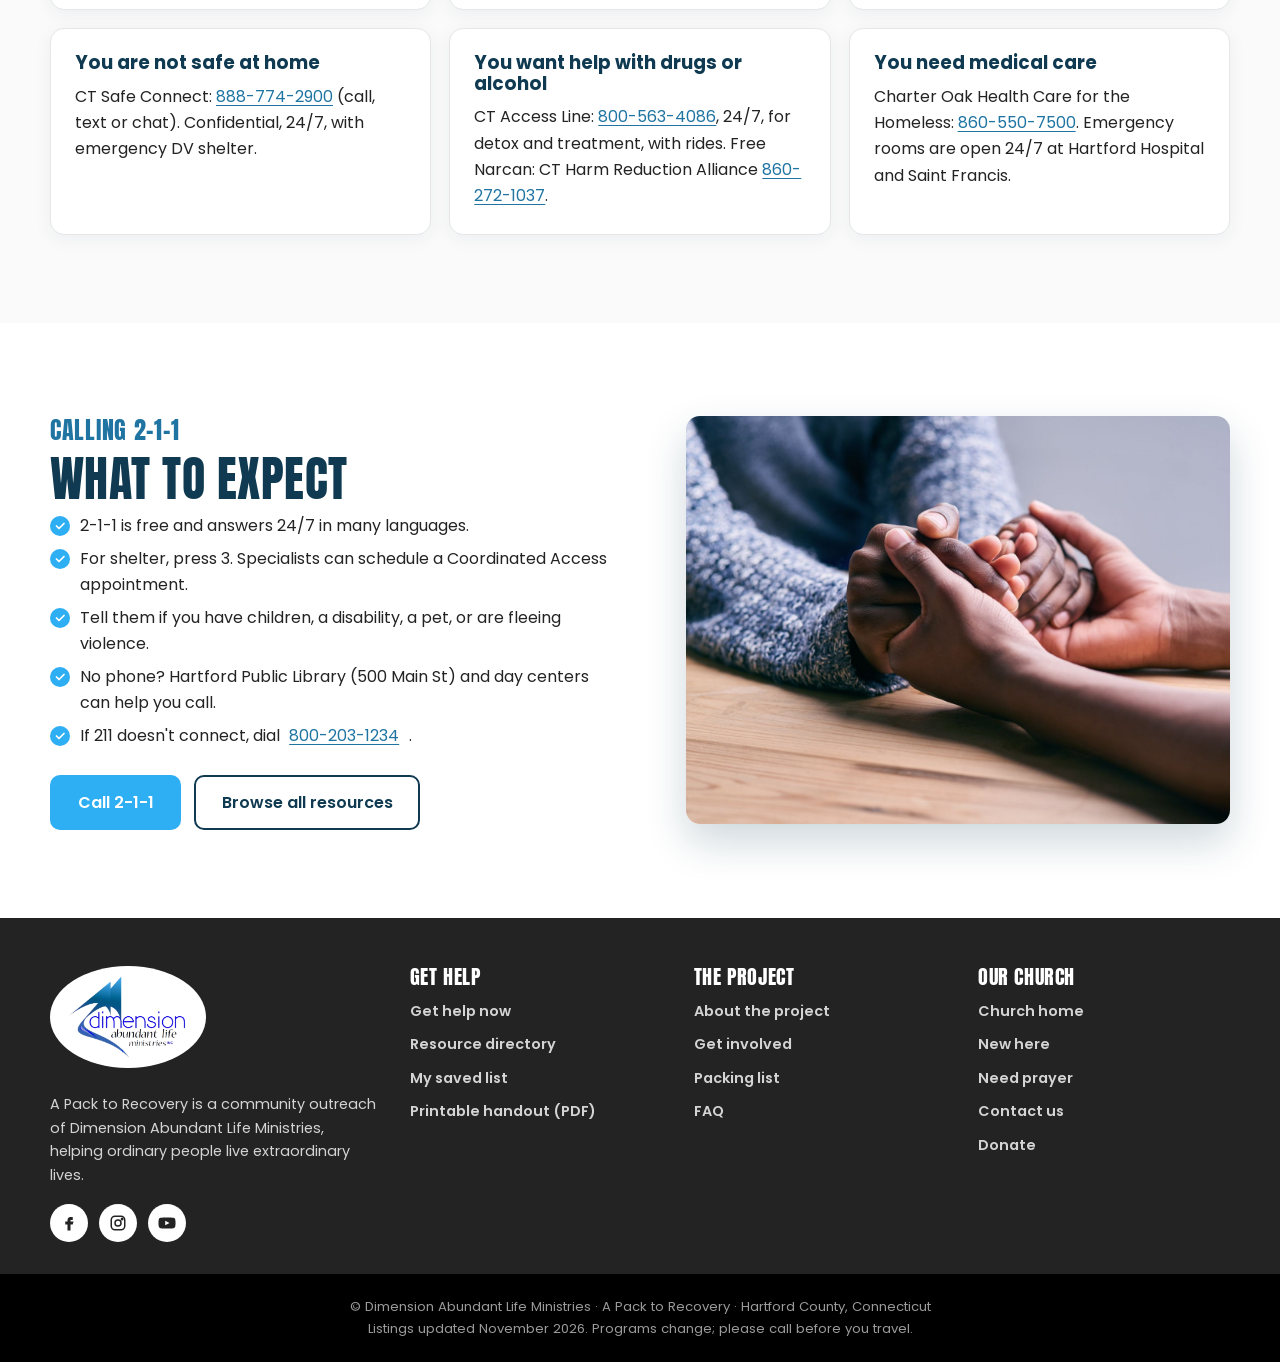
<file: get-help-now.html>
<!doctype html>
<html lang="en"><head><meta charset="utf-8"><meta name="viewport" content="width=device-width,initial-scale=1">
<title>Get Help Now | A Pack to Recovery</title>
<meta name="description" content="Crisis lines and 24/7 numbers for Hartford County, Connecticut.">
<meta property="og:title" content="A Pack to Recovery | Dimension Abundant Life Ministries">
<meta property="og:description" content="Crisis lines and 24/7 numbers for Hartford County, Connecticut.">
<meta property="og:image" content="assets/church-outreach.jpg">
<meta name="theme-color" content="#1f74a2">
<link rel="icon" href="assets/dalm-logo.png">
<link rel="preconnect" href="https://fonts.googleapis.com"><link rel="preconnect" href="https://fonts.gstatic.com" crossorigin>
<link href="https://fonts.googleapis.com/css2?family=Anton&family=Playfair+Display:ital@1&family=Poppins:wght@400;500;600;700&display=swap" rel="stylesheet">
<link rel="stylesheet" href="site.css"><script src="site.js" defer></script></head>
<body><a class="skip" href="#main">Skip to content</a>
<div class="utility"><div class="wrap"><span>Need help right now? Call <a href="tel:211">2-1-1</a> · Emergency <a href="tel:911">911</a> · Crisis <a href="tel:988">988</a></span><span class="tools"><button type="button" id="textsize" aria-pressed="false">A+ Larger text</button></span></div></div>
<header class="site-head"><div class="wrap bar">
<a class="logo" href="index.html" aria-label="A Pack to Recovery home"><img src="assets/dalm-logo.png" alt="Dimension Abundant Life Ministries" width="419" height="289"></a>
<button class="menu-btn" type="button" aria-expanded="false" aria-controls="nav"><svg viewBox="0 0 24 24" fill="currentColor" aria-hidden="true"><rect x="3" y="3" width="5" height="5"/><rect x="9.5" y="3" width="5" height="5"/><rect x="16" y="3" width="5" height="5"/><rect x="3" y="9.5" width="5" height="5"/><rect x="9.5" y="9.5" width="5" height="5"/><rect x="16" y="9.5" width="5" height="5"/><rect x="3" y="16" width="5" height="5"/><rect x="9.5" y="16" width="5" height="5"/><rect x="16" y="16" width="5" height="5"/></svg>Menu</button>
<nav class="nav" id="nav" aria-label="Main"><a href="index.html">Home</a><a href="get-help-now.html" aria-current="page">Get Help Now</a><a href="resources.html">Find Help</a><a href="get-involved.html">Get Involved</a><a href="about.html">About</a><a href="https://www.dimensionministries.org/">Church Home</a><a class="nav-cta" href="tel:211">Call 2-1-1</a></nav>
</div></header>
<main id="main">
<section class="page-hero" style="background-image:url(assets/phone.jpg)"><div class="wrap">
<h1>Get Help Now</h1><span class="script">You don't have to figure it out alone.</span>
<p class="lead">Free, confidential numbers that answer day and night. Tap to call.</p></div></section>
<section class="section"><div class="wrap">
<div class="alert"><strong>In danger right now?</strong> Call <a href="tel:911">911</a>.</div>
<div class="numbers light"><a class="num" href="tel:211"><b>211</b><span>Shelter, food &amp; local help</span><small>Press 3 for housing. 24/7, any language.</small></a><a class="num" href="tel:911"><b>911</b><span>Emergency</span><small>Danger, overdose, or medical emergency.</small></a><a class="num" href="tel:988"><b>988</b><span>Crisis &amp; suicide line</span><small>Call or text. Veterans press 1.</small></a><a class="num" href="tel:8005634086"><b>800-563-4086</b><span>Addiction treatment</span><small>CT Access Line, 24/7.</small></a><a class="num" href="tel:8887742900"><b>888-774-2900</b><span>Domestic violence</span><small>CT Safe Connect, confidential, 24/7.</small></a><a class="num" href="tel:8774243838"><b>877-424-3838</b><span>Homeless veterans</span><small>VA hotline, 24/7.</small></a><a class="num" href="tel:8602970999"><b>860-297-0999</b><span>Hartford mental-health crisis</span><small>Capitol Region Mental Health Center.</small></a><a class="num" href="tel:8006624357"><b>800-662-4357</b><span>SAMHSA treatment helpline</span><small>English &amp; Spanish, 24/7.</small></a><a class="num" href="tel:8004843731"><b>800-484-3731</b><span>Never Use Alone</span><small>Stays on the line if you use alone.</small></a></div>
</div></section>
<section class="section paper"><div class="wrap">
<div class="center"><p class="kicker" style="color:#1f74a2">What to do if…</p><h2 class="display" style="font-size:clamp(2.2rem,5vw,3.4rem)">Your situation, your next step</h2></div>
<div class="grid"><div class="card"><h3>Someone is not breathing or may be overdosing</h3><p>Call <a href="tel:911">911</a>. Give naloxone (Narcan) if you have it. Connecticut’s Good Samaritan law protects people who call for help during an overdose.</p></div><div class="card"><h3>You need a place to sleep tonight</h3><p>Call <a href="tel:211">2-1-1</a> and press <strong>3</strong>. Every Greater Hartford shelter bed is reached through 2-1-1. In cold weather, ask about warming centers.</p></div><div class="card"><h3>You are thinking about suicide or feel unsafe</h3><p>Call or text <a href="tel:988">988</a>. For a crisis team that comes to you, call 2-1-1, press 1, then 2. Hartford adults: <a href="tel:8602970999">860-297-0999</a>.</p></div><div class="card"><h3>You are not safe at home</h3><p>CT Safe Connect: <a href="tel:8887742900">888-774-2900</a> (call, text or chat). Confidential, 24/7, with emergency DV shelter.</p></div><div class="card"><h3>You want help with drugs or alcohol</h3><p>CT Access Line: <a href="tel:8005634086">800-563-4086</a>, 24/7, for detox and treatment, with rides. Free Narcan: CT Harm Reduction Alliance <a href="tel:8602721037">860-272-1037</a>.</p></div><div class="card"><h3>You need medical care</h3><p>Charter Oak Health Care for the Homeless: <a href="tel:8605507500">860-550-7500</a>. Emergency rooms are open 24/7 at Hartford Hospital and Saint Francis.</p></div></div></div></section>
<section class="section"><div class="wrap split">
<div><p class="kicker" style="color:#1f74a2">Calling 2-1-1</p><h2 class="display" style="font-size:clamp(2rem,4.5vw,3rem)">What to expect</h2>
<ul class="checklist"><li>2-1-1 is free and answers 24/7 in many languages.</li><li>For shelter, press 3. Specialists can schedule a Coordinated Access appointment.</li><li>Tell them if you have children, a disability, a pet, or are fleeing violence.</li><li>No phone? Hartford Public Library (500 Main St) and day centers can help you call.</li><li>If 211 doesn't connect, dial <a href="tel:8002031234">800-203-1234</a>.</li></ul>
<div class="actions"><a class="btn" href="tel:211">Call 2-1-1</a><a class="btn line" href="resources.html">Browse all resources</a></div></div>
<div class="photo"><img src="assets/hands.jpg" alt="Two people holding hands across a table" loading="lazy"></div>
</div></section>
</main>
<footer class="site-foot"><div class="wrap top">
<div class="brand"><a class="logo-foot" href="https://www.dimensionministries.org/"><img src="assets/dalm-logo.png" alt="Dimension Abundant Life Ministries" width="419" height="289"></a><p>A Pack to Recovery is a community outreach of Dimension Abundant Life Ministries, helping ordinary people live extraordinary lives.</p>
<div class="social"><a href="https://www.facebook.com/DimensionAbundantLifeMinistries" aria-label="Facebook"><svg viewBox="0 0 24 24" fill="currentColor" aria-hidden="true"><path d="M14 8h3V4h-3c-2.8 0-4 1.7-4 4.3V10H7v4h3v8h4v-8h3l1-4h-4V8.6c0-.4.3-.6.6-.6z"/></svg></a><a href="https://www.instagram.com/dimensionlifeministries/" aria-label="Instagram"><svg viewBox="0 0 24 24" fill="none" stroke="currentColor" stroke-width="2" aria-hidden="true"><rect x="3" y="3" width="18" height="18" rx="5"/><circle cx="12" cy="12" r="4"/><circle cx="17.5" cy="6.5" r="1" fill="currentColor"/></svg></a><a href="https://www.youtube.com/channel/UC2dPU9p5CdF0M4lxwu2d5DQ" aria-label="YouTube"><svg viewBox="0 0 24 24" fill="currentColor" aria-hidden="true"><path d="M23 7.2a3 3 0 0 0-2.1-2.1C19 4.6 12 4.6 12 4.6s-7 0-8.9.5A3 3 0 0 0 1 7.2 31 31 0 0 0 .6 12 31 31 0 0 0 1 16.8a3 3 0 0 0 2.1 2.1c1.9.5 8.9.5 8.9.5s7 0 8.9-.5a3 3 0 0 0 2.1-2.1 31 31 0 0 0 .4-4.8 31 31 0 0 0-.4-4.8zM9.6 15.1V8.9l5.8 3.1z"/></svg></a></div></div>
<div><h4>Get help</h4><ul><li><a href="get-help-now.html">Get help now</a></li><li><a href="resources.html">Resource directory</a></li><li><a href="resources.html#saved">My saved list</a></li><li><a href="A_Pack_to_Recovery_Handout.pdf">Printable handout (PDF)</a></li></ul></div>
<div><h4>The project</h4><ul><li><a href="about.html">About the project</a></li><li><a href="get-involved.html">Get involved</a></li><li><a href="get-involved.html#packing">Packing list</a></li><li><a href="about.html#faq">FAQ</a></li></ul></div>
<div><h4>Our church</h4><ul><li><a href="https://www.dimensionministries.org/">Church home</a></li><li><a href="https://www.dimensionministries.org/about-us">New here</a></li><li><a href="https://www.dimensionministries.org/contact-us">Need prayer</a></li><li><a href="https://www.dimensionministries.org/contact-us">Contact us</a></li><li><a href="https://www.dimensionministries.org/online-giving">Donate</a></li></ul></div>
</div><div class="base"><div class="wrap">© Dimension Abundant Life Ministries · A Pack to Recovery · Hartford County, Connecticut<br>Listings updated November 2026. Programs change; please call before you travel.</div></div></footer>
<a class="fab no-print" href="get-help-now.html"><svg viewBox="0 0 24 24" fill="none" stroke="currentColor" stroke-width="2" stroke-linecap="round" stroke-linejoin="round" aria-hidden="true"><path d="M22 16.9v3a2 2 0 0 1-2.2 2 19.8 19.8 0 0 1-8.6-3.1 19.5 19.5 0 0 1-6-6A19.8 19.8 0 0 1 2.1 4.2 2 2 0 0 1 4.1 2h3a2 2 0 0 1 2 1.7c.1.9.4 1.8.7 2.7a2 2 0 0 1-.5 2.1L8 9.8a16 16 0 0 0 6 6l1.3-1.3a2 2 0 0 1 2.1-.4c.9.3 1.8.6 2.7.7a2 2 0 0 1 1.7 2z"/></svg><span>Get help now</span></a>
</body></html>
</file>
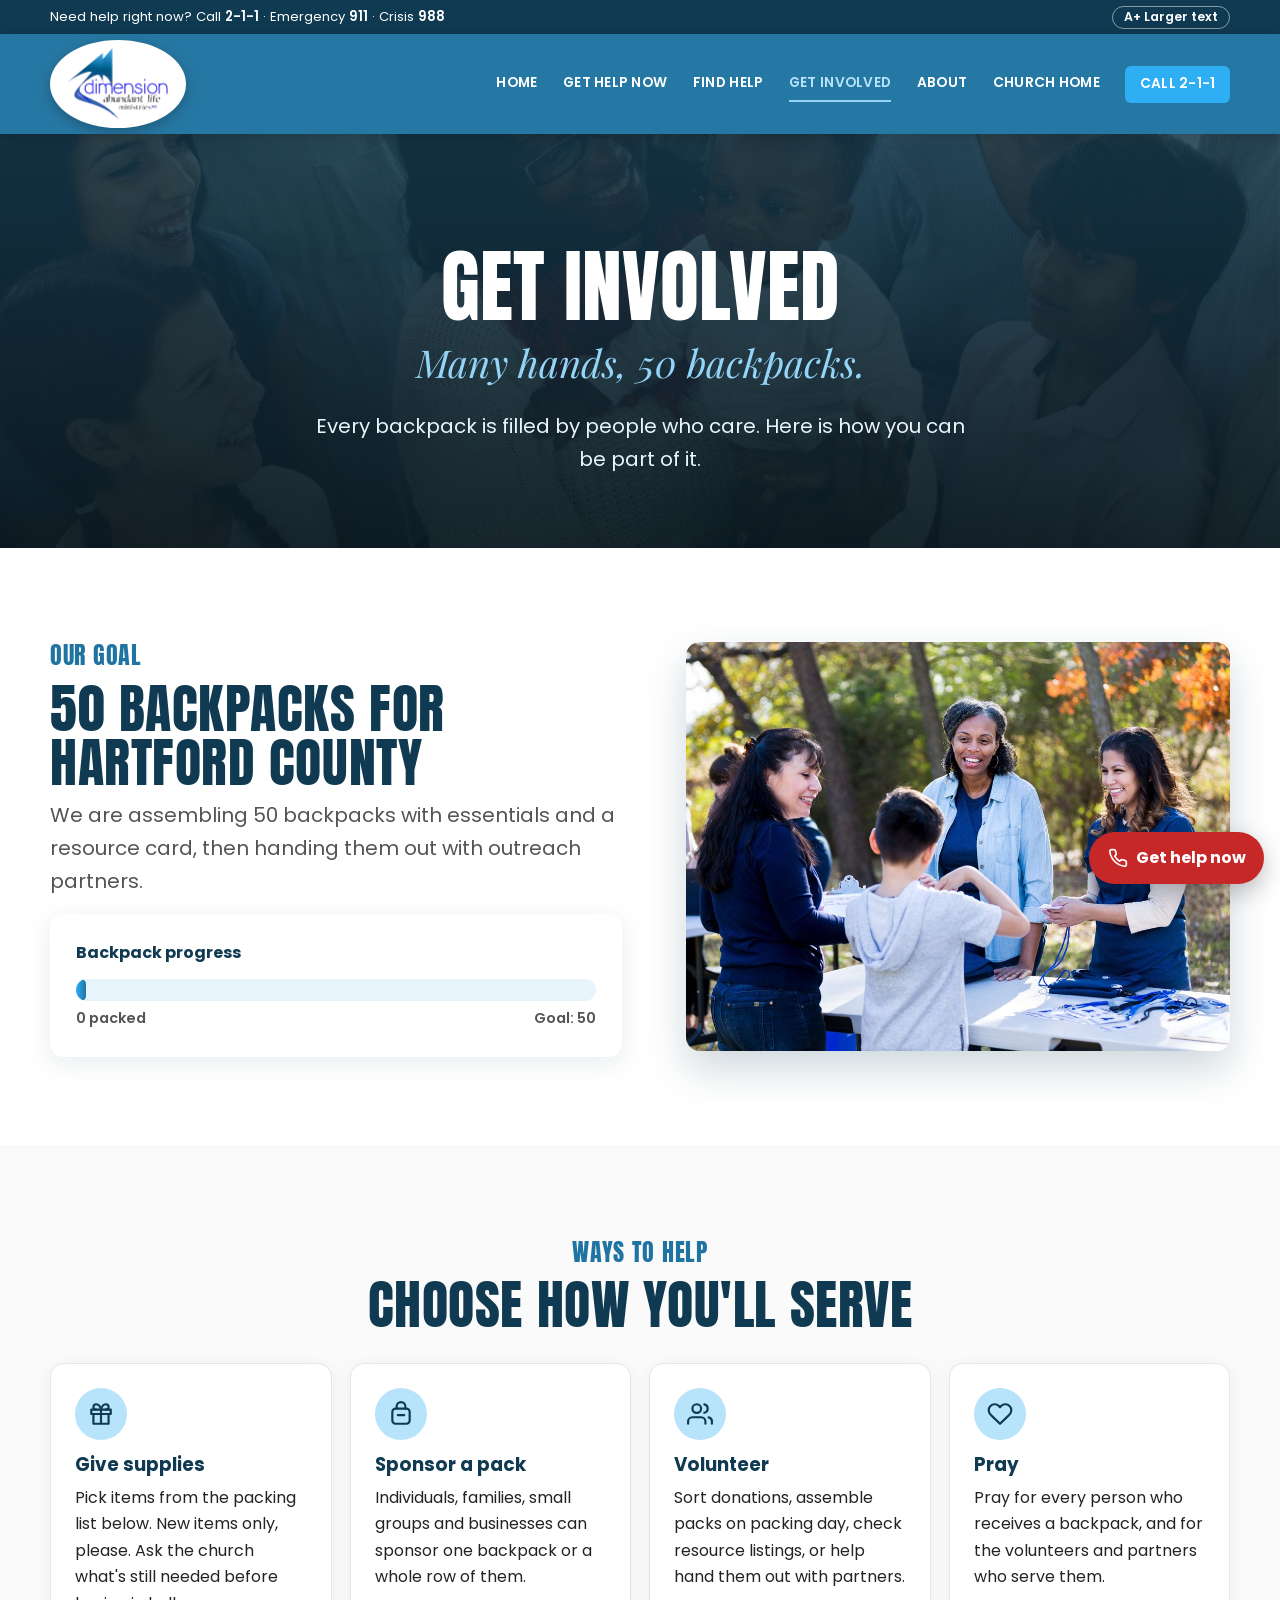
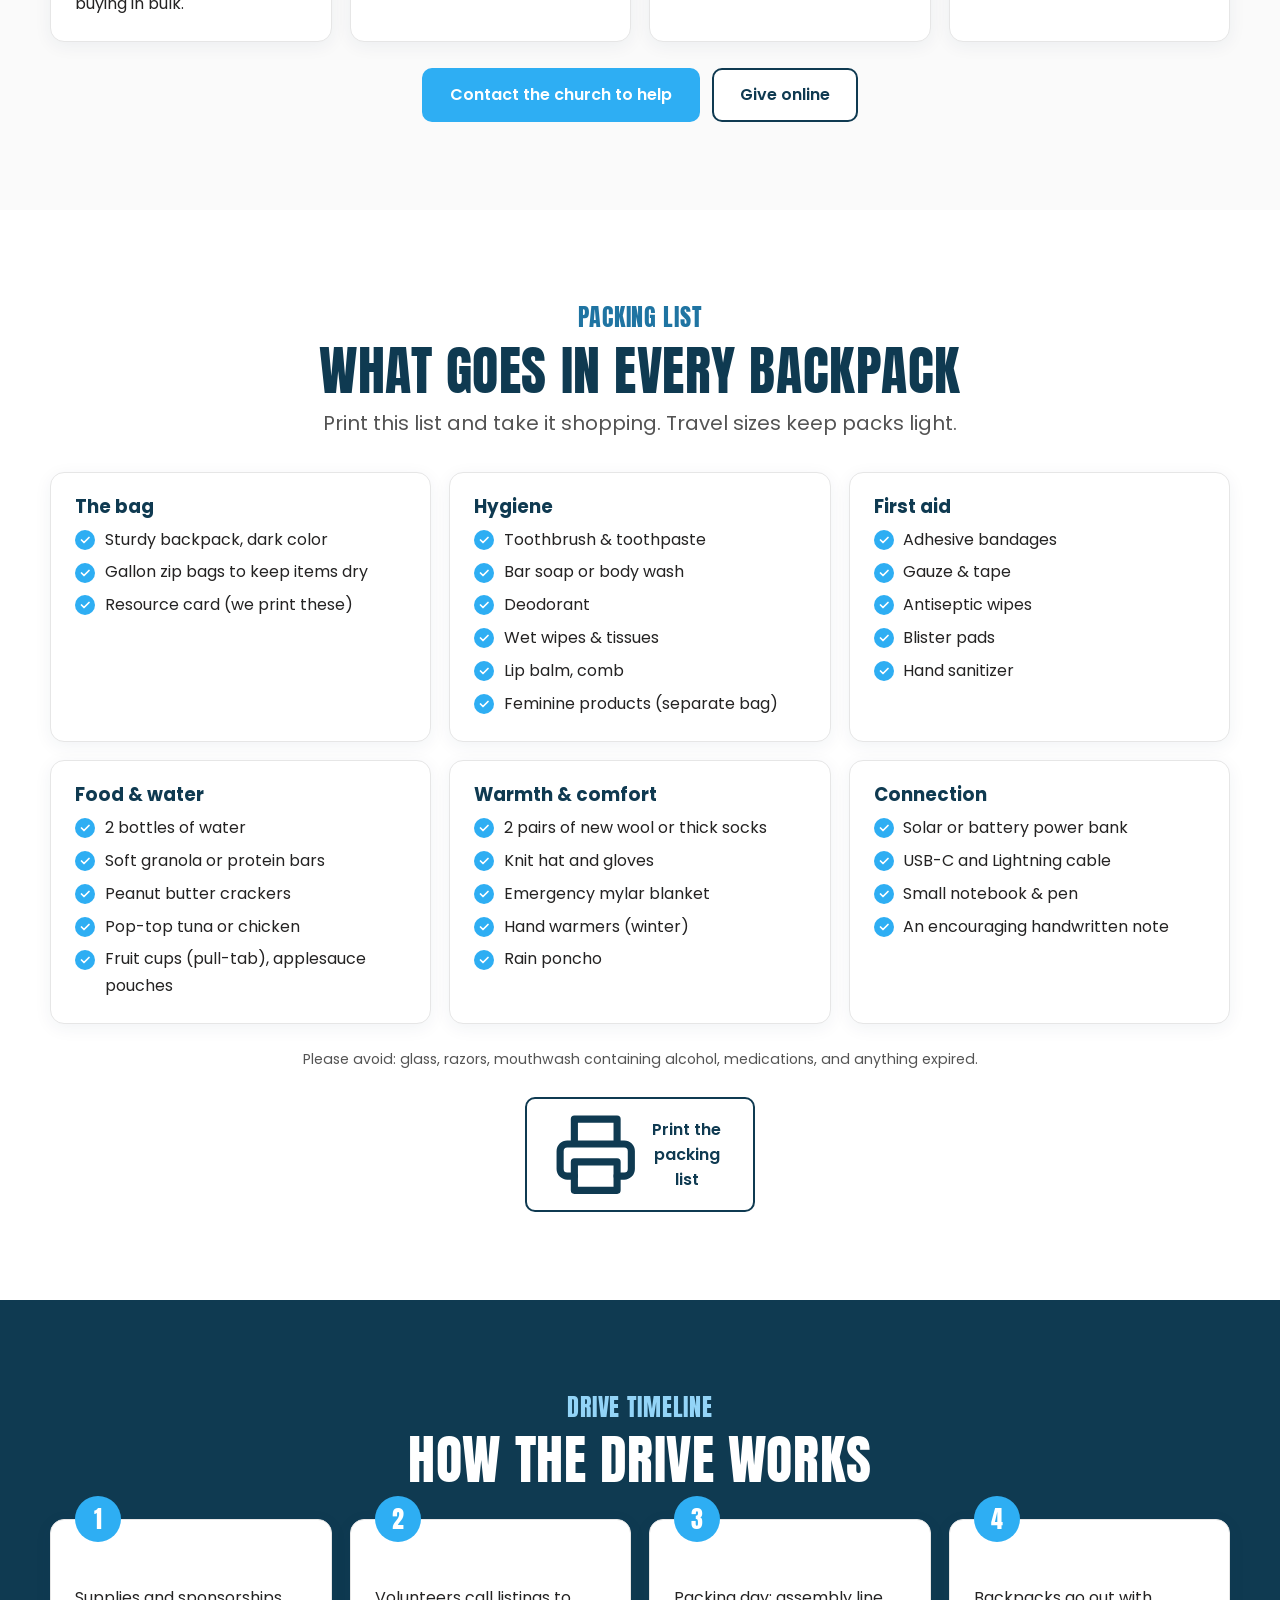
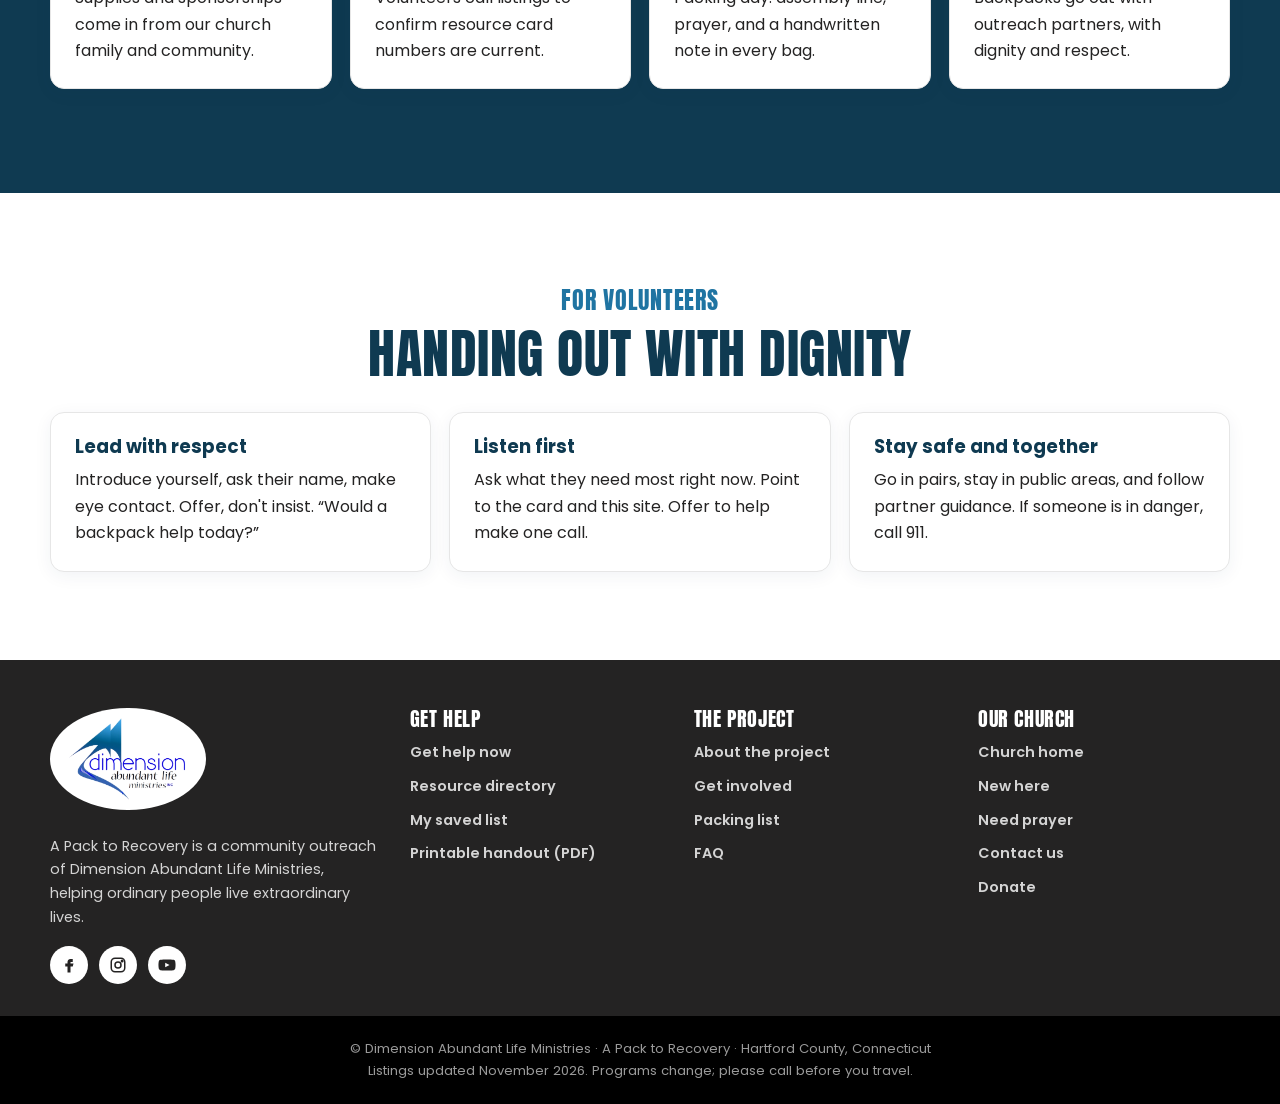
<file: get-involved.html>
<!doctype html>
<html lang="en"><head><meta charset="utf-8"><meta name="viewport" content="width=device-width,initial-scale=1">
<title>Get Involved | A Pack to Recovery</title>
<meta name="description" content="Give, sponsor, pack or volunteer for A Pack to Recovery.">
<meta property="og:title" content="A Pack to Recovery | Dimension Abundant Life Ministries">
<meta property="og:description" content="Give, sponsor, pack or volunteer for A Pack to Recovery.">
<meta property="og:image" content="assets/church-outreach.jpg">
<meta name="theme-color" content="#1f74a2">
<link rel="icon" href="assets/dalm-logo.png">
<link rel="preconnect" href="https://fonts.googleapis.com"><link rel="preconnect" href="https://fonts.gstatic.com" crossorigin>
<link href="https://fonts.googleapis.com/css2?family=Anton&family=Playfair+Display:ital@1&family=Poppins:wght@400;500;600;700&display=swap" rel="stylesheet">
<link rel="stylesheet" href="site.css"><script src="site.js" defer></script></head>
<body><a class="skip" href="#main">Skip to content</a>
<div class="utility"><div class="wrap"><span>Need help right now? Call <a href="tel:211">2-1-1</a> · Emergency <a href="tel:911">911</a> · Crisis <a href="tel:988">988</a></span><span class="tools"><button type="button" id="textsize" aria-pressed="false">A+ Larger text</button></span></div></div>
<header class="site-head"><div class="wrap bar">
<a class="logo" href="index.html" aria-label="A Pack to Recovery home"><img src="assets/dalm-logo.png" alt="Dimension Abundant Life Ministries" width="419" height="289"></a>
<button class="menu-btn" type="button" aria-expanded="false" aria-controls="nav"><svg viewBox="0 0 24 24" fill="currentColor" aria-hidden="true"><rect x="3" y="3" width="5" height="5"/><rect x="9.5" y="3" width="5" height="5"/><rect x="16" y="3" width="5" height="5"/><rect x="3" y="9.5" width="5" height="5"/><rect x="9.5" y="9.5" width="5" height="5"/><rect x="16" y="9.5" width="5" height="5"/><rect x="3" y="16" width="5" height="5"/><rect x="9.5" y="16" width="5" height="5"/><rect x="16" y="16" width="5" height="5"/></svg>Menu</button>
<nav class="nav" id="nav" aria-label="Main"><a href="index.html">Home</a><a href="get-help-now.html">Get Help Now</a><a href="resources.html">Find Help</a><a href="get-involved.html" aria-current="page">Get Involved</a><a href="about.html">About</a><a href="https://www.dimensionministries.org/">Church Home</a><a class="nav-cta" href="tel:211">Call 2-1-1</a></nav>
</div></header>
<main id="main">
<section class="page-hero" style="background-image:url(assets/community.jpg)"><div class="wrap">
<h1>Get Involved</h1><span class="script">Many hands, 50 backpacks.</span>
<p class="lead">Every backpack is filled by people who care. Here is how you can be part of it.</p></div></section>
<section class="section"><div class="wrap split">
<div><p class="kicker" style="color:#1f74a2">Our goal</p><h2 class="display" style="font-size:clamp(2.2rem,5vw,3.4rem)">50 backpacks for Hartford County</h2>
<p class="lead">We are assembling 50 backpacks with essentials and a resource card, then handing them out with outreach partners.</p>
<div class="progress" data-goal="50" data-packed="0"><strong style="color:var(--navy)">Backpack progress</strong><div class="track"><div class="fill" style="--w:0%"></div></div><div class="row"><span>0 packed</span><span>Goal: 50</span></div></div></div>
<div class="photo"><img src="assets/church-outreach.jpg" alt="Volunteers at an outreach table" loading="lazy"></div>
</div></section>
<section class="section paper"><div class="wrap">
<div class="center"><p class="kicker" style="color:#1f74a2">Ways to help</p><h2 class="display" style="font-size:clamp(2.2rem,5vw,3.4rem)">Choose how you'll serve</h2></div>
<div class="grid four">
<div class="card"><div class="icon"><svg viewBox="0 0 24 24" fill="none" stroke="currentColor" stroke-width="2" stroke-linecap="round" stroke-linejoin="round" aria-hidden="true"><rect x="3" y="8" width="18" height="4"/><path d="M12 8v13M19 12v9H5v-9M7.5 8a2.5 2.5 0 0 1 0-5C11 3 12 8 12 8s1-5 4.5-5a2.5 2.5 0 0 1 0 5"/></svg></div><h3>Give supplies</h3><p>Pick items from the packing list below. New items only, please. Ask the church what's still needed before buying in bulk.</p></div>
<div class="card"><div class="icon"><svg viewBox="0 0 24 24" fill="none" stroke="currentColor" stroke-width="2" stroke-linecap="round" stroke-linejoin="round" aria-hidden="true"><path d="M8 7V5a4 4 0 0 1 8 0v2"/><rect x="4" y="7" width="16" height="14" rx="3"/><path d="M9 13h6"/></svg></div><h3>Sponsor a pack</h3><p>Individuals, families, small groups and businesses can sponsor one backpack or a whole row of them.</p></div>
<div class="card"><div class="icon"><svg viewBox="0 0 24 24" fill="none" stroke="currentColor" stroke-width="2" stroke-linecap="round" stroke-linejoin="round" aria-hidden="true"><path d="M17 21v-2a4 4 0 0 0-4-4H5a4 4 0 0 0-4 4v2"/><circle cx="9" cy="7" r="4"/><path d="M23 21v-2a4 4 0 0 0-3-3.9M16 3.1a4 4 0 0 1 0 7.8"/></svg></div><h3>Volunteer</h3><p>Sort donations, assemble packs on packing day, check resource listings, or help hand them out with partners.</p></div>
<div class="card"><div class="icon"><svg viewBox="0 0 24 24" fill="none" stroke="currentColor" stroke-width="2" stroke-linecap="round" stroke-linejoin="round" aria-hidden="true"><path d="M20.8 4.6a5.5 5.5 0 0 0-7.8 0L12 5.7l-1-1.1a5.5 5.5 0 0 0-7.8 7.8l1 1.1L12 21l7.8-7.5 1-1.1a5.5 5.5 0 0 0 0-7.8z"/></svg></div><h3>Pray</h3><p>Pray for every person who receives a backpack, and for the volunteers and partners who serve them.</p></div>
</div>
<div class="actions" style="justify-content:center"><a class="btn" href="https://www.dimensionministries.org/contact-us">Contact the church to help</a><a class="btn line" href="https://www.dimensionministries.org/online-giving">Give online</a></div>
</div></section>
<section class="section" id="packing"><div class="wrap">
<div class="center"><p class="kicker" style="color:#1f74a2">Packing list</p><h2 class="display" style="font-size:clamp(2.2rem,5vw,3.4rem)">What goes in every backpack</h2><p class="lead">Print this list and take it shopping. Travel sizes keep packs light.</p></div>
<div class="grid">
<div class="card"><h3>The bag</h3><ul class="checklist"><li>Sturdy backpack, dark color</li><li>Gallon zip bags to keep items dry</li><li>Resource card (we print these)</li></ul></div>
<div class="card"><h3>Hygiene</h3><ul class="checklist"><li>Toothbrush &amp; toothpaste</li><li>Bar soap or body wash</li><li>Deodorant</li><li>Wet wipes &amp; tissues</li><li>Lip balm, comb</li><li>Feminine products (separate bag)</li></ul></div>
<div class="card"><h3>First aid</h3><ul class="checklist"><li>Adhesive bandages</li><li>Gauze &amp; tape</li><li>Antiseptic wipes</li><li>Blister pads</li><li>Hand sanitizer</li></ul></div>
<div class="card"><h3>Food &amp; water</h3><ul class="checklist"><li>2 bottles of water</li><li>Soft granola or protein bars</li><li>Peanut butter crackers</li><li>Pop-top tuna or chicken</li><li>Fruit cups (pull-tab), applesauce pouches</li></ul></div>
<div class="card"><h3>Warmth &amp; comfort</h3><ul class="checklist"><li>2 pairs of new wool or thick socks</li><li>Knit hat and gloves</li><li>Emergency mylar blanket</li><li>Hand warmers (winter)</li><li>Rain poncho</li></ul></div>
<div class="card"><h3>Connection</h3><ul class="checklist"><li>Solar or battery power bank</li><li>USB-C and Lightning cable</li><li>Small notebook &amp; pen</li><li>An encouraging handwritten note</li></ul></div>
</div>
<p class="note center" style="margin-top:1.5rem">Please avoid: glass, razors, mouthwash containing alcohol, medications, and anything expired.</p>
<div class="actions" style="justify-content:center"><button class="btn line no-print" type="button" onclick="window.print()"><svg viewBox="0 0 24 24" fill="none" stroke="currentColor" stroke-width="2" stroke-linecap="round" stroke-linejoin="round" aria-hidden="true"><path d="M6 9V2h12v7M6 18H4a2 2 0 0 1-2-2v-5a2 2 0 0 1 2-2h16a2 2 0 0 1 2 2v5a2 2 0 0 1-2 2h-2"/><rect x="6" y="14" width="12" height="8"/></svg> Print the packing list</button></div>
</div></section>
<section class="section navy"><div class="wrap">
<div class="center"><p class="kicker">Drive timeline</p><h2 class="display" style="font-size:clamp(2.2rem,5vw,3.4rem)">How the drive works</h2></div>
<ol class="grid four steps" style="list-style:none;padding:0">
<li class="card step" style="color:var(--ink)"><h3>Collect</h3><p>Supplies and sponsorships come in from our church family and community.</p></li>
<li class="card step" style="color:var(--ink)"><h3>Verify</h3><p>Volunteers call listings to confirm resource card numbers are current.</p></li>
<li class="card step" style="color:var(--ink)"><h3>Pack</h3><p>Packing day: assembly line, prayer, and a handwritten note in every bag.</p></li>
<li class="card step" style="color:var(--ink)"><h3>Share</h3><p>Backpacks go out with outreach partners, with dignity and respect.</p></li>
</ol></div></section>
<section class="section"><div class="wrap">
<div class="center"><p class="kicker" style="color:#1f74a2">For volunteers</p><h2 class="display" style="font-size:clamp(2.2rem,5vw,3.4rem)">Handing out with dignity</h2></div>
<div class="grid">
<div class="card"><h3>Lead with respect</h3><p>Introduce yourself, ask their name, make eye contact. Offer, don't insist. “Would a backpack help today?”</p></div>
<div class="card"><h3>Listen first</h3><p>Ask what they need most right now. Point to the card and this site. Offer to help make one call.</p></div>
<div class="card"><h3>Stay safe and together</h3><p>Go in pairs, stay in public areas, and follow partner guidance. If someone is in danger, call 911.</p></div>
</div></div></section>
</main>
<footer class="site-foot"><div class="wrap top">
<div class="brand"><a class="logo-foot" href="https://www.dimensionministries.org/"><img src="assets/dalm-logo.png" alt="Dimension Abundant Life Ministries" width="419" height="289"></a><p>A Pack to Recovery is a community outreach of Dimension Abundant Life Ministries, helping ordinary people live extraordinary lives.</p>
<div class="social"><a href="https://www.facebook.com/DimensionAbundantLifeMinistries" aria-label="Facebook"><svg viewBox="0 0 24 24" fill="currentColor" aria-hidden="true"><path d="M14 8h3V4h-3c-2.8 0-4 1.7-4 4.3V10H7v4h3v8h4v-8h3l1-4h-4V8.6c0-.4.3-.6.6-.6z"/></svg></a><a href="https://www.instagram.com/dimensionlifeministries/" aria-label="Instagram"><svg viewBox="0 0 24 24" fill="none" stroke="currentColor" stroke-width="2" aria-hidden="true"><rect x="3" y="3" width="18" height="18" rx="5"/><circle cx="12" cy="12" r="4"/><circle cx="17.5" cy="6.5" r="1" fill="currentColor"/></svg></a><a href="https://www.youtube.com/channel/UC2dPU9p5CdF0M4lxwu2d5DQ" aria-label="YouTube"><svg viewBox="0 0 24 24" fill="currentColor" aria-hidden="true"><path d="M23 7.2a3 3 0 0 0-2.1-2.1C19 4.6 12 4.6 12 4.6s-7 0-8.9.5A3 3 0 0 0 1 7.2 31 31 0 0 0 .6 12 31 31 0 0 0 1 16.8a3 3 0 0 0 2.1 2.1c1.9.5 8.9.5 8.9.5s7 0 8.9-.5a3 3 0 0 0 2.1-2.1 31 31 0 0 0 .4-4.8 31 31 0 0 0-.4-4.8zM9.6 15.1V8.9l5.8 3.1z"/></svg></a></div></div>
<div><h4>Get help</h4><ul><li><a href="get-help-now.html">Get help now</a></li><li><a href="resources.html">Resource directory</a></li><li><a href="resources.html#saved">My saved list</a></li><li><a href="A_Pack_to_Recovery_Handout.pdf">Printable handout (PDF)</a></li></ul></div>
<div><h4>The project</h4><ul><li><a href="about.html">About the project</a></li><li><a href="get-involved.html">Get involved</a></li><li><a href="get-involved.html#packing">Packing list</a></li><li><a href="about.html#faq">FAQ</a></li></ul></div>
<div><h4>Our church</h4><ul><li><a href="https://www.dimensionministries.org/">Church home</a></li><li><a href="https://www.dimensionministries.org/about-us">New here</a></li><li><a href="https://www.dimensionministries.org/contact-us">Need prayer</a></li><li><a href="https://www.dimensionministries.org/contact-us">Contact us</a></li><li><a href="https://www.dimensionministries.org/online-giving">Donate</a></li></ul></div>
</div><div class="base"><div class="wrap">© Dimension Abundant Life Ministries · A Pack to Recovery · Hartford County, Connecticut<br>Listings updated November 2026. Programs change; please call before you travel.</div></div></footer>
<a class="fab no-print" href="get-help-now.html"><svg viewBox="0 0 24 24" fill="none" stroke="currentColor" stroke-width="2" stroke-linecap="round" stroke-linejoin="round" aria-hidden="true"><path d="M22 16.9v3a2 2 0 0 1-2.2 2 19.8 19.8 0 0 1-8.6-3.1 19.5 19.5 0 0 1-6-6A19.8 19.8 0 0 1 2.1 4.2 2 2 0 0 1 4.1 2h3a2 2 0 0 1 2 1.7c.1.9.4 1.8.7 2.7a2 2 0 0 1-.5 2.1L8 9.8a16 16 0 0 0 6 6l1.3-1.3a2 2 0 0 1 2.1-.4c.9.3 1.8.6 2.7.7a2 2 0 0 1 1.7 2z"/></svg><span>Get help now</span></a>
</body></html>
</file>
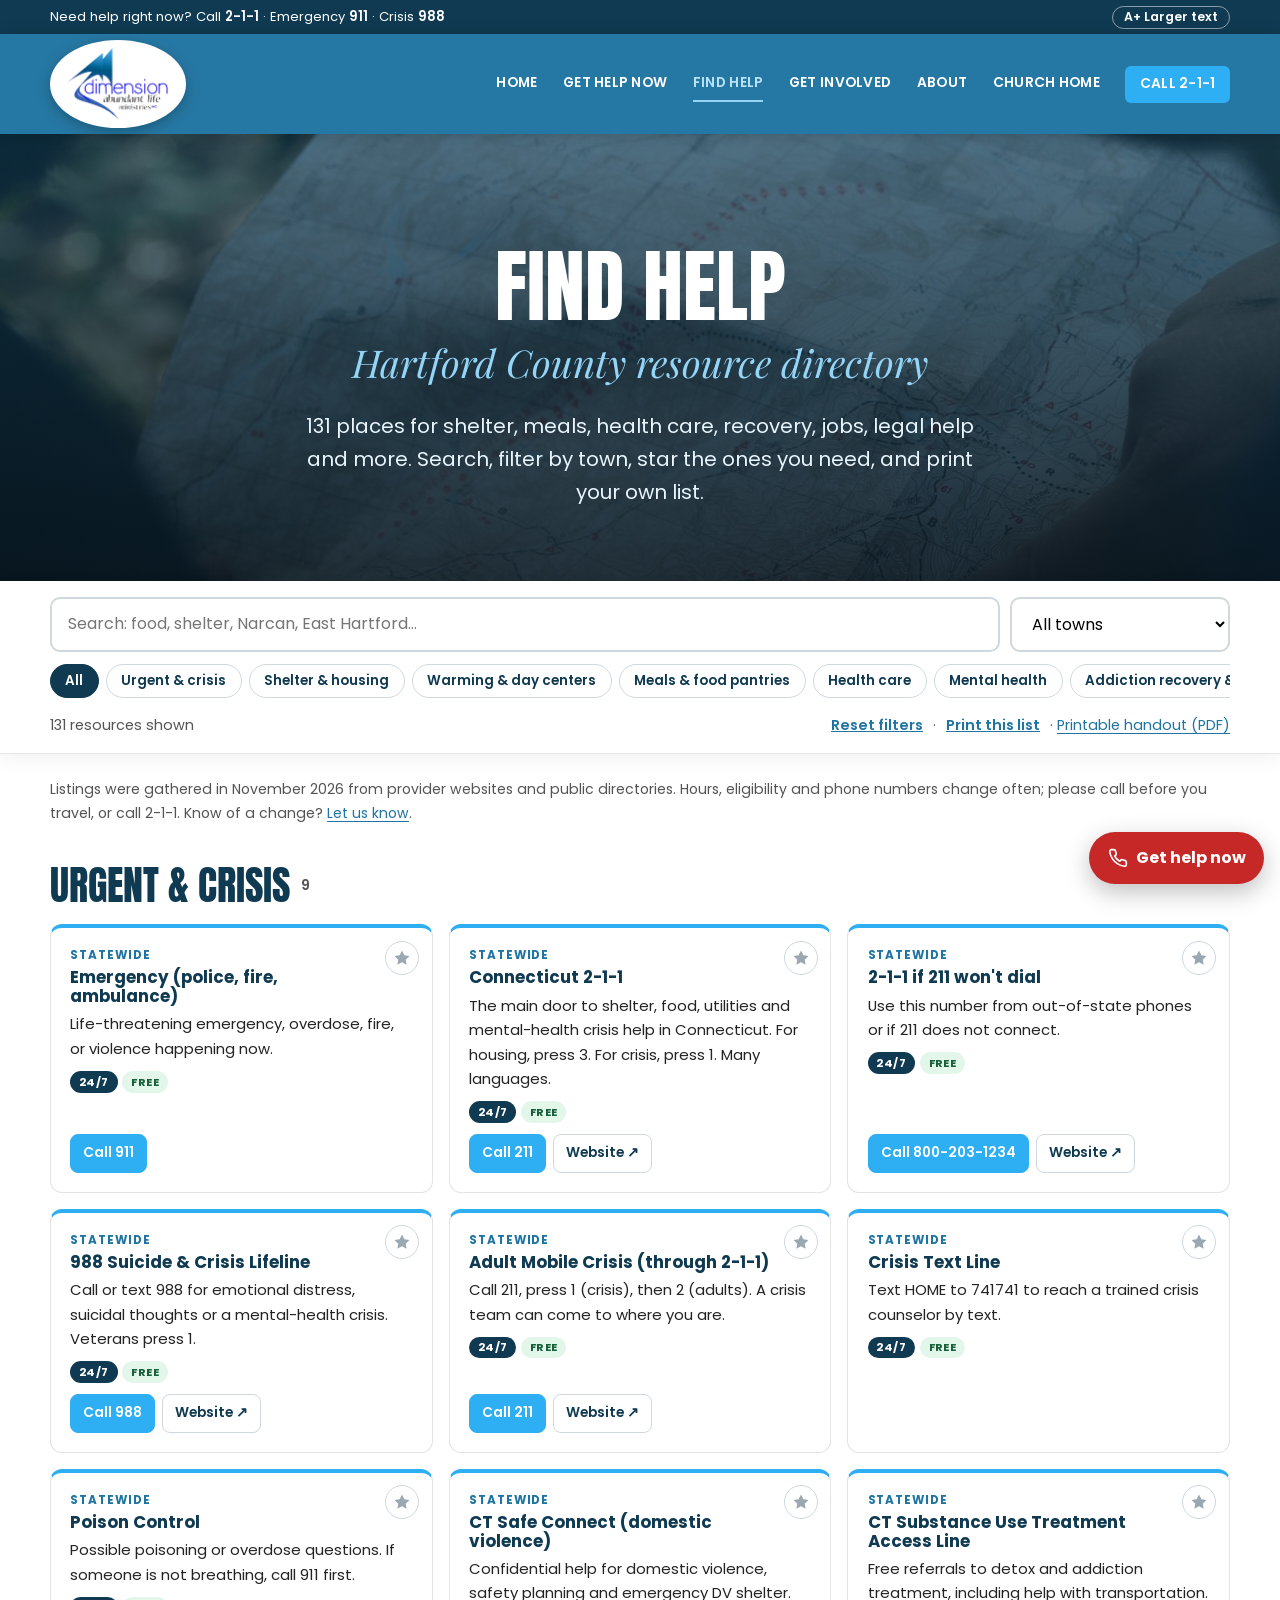
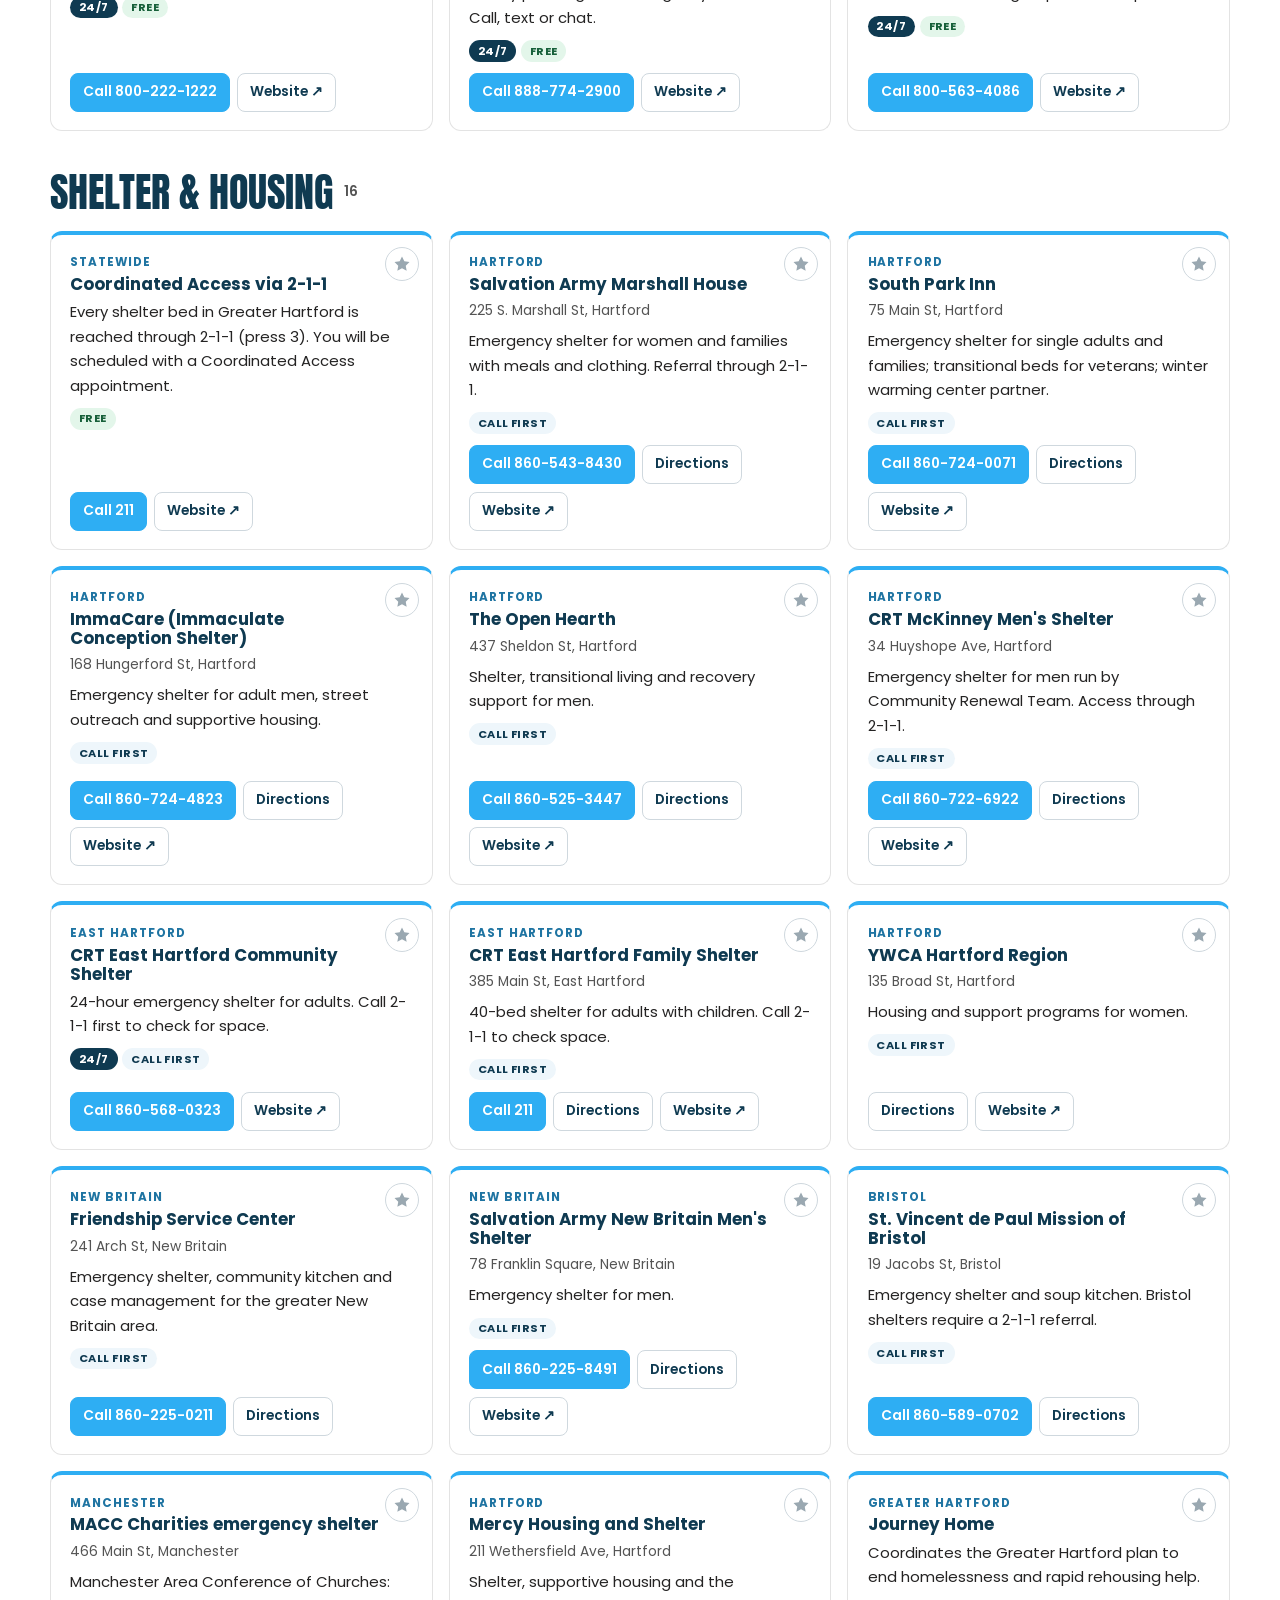
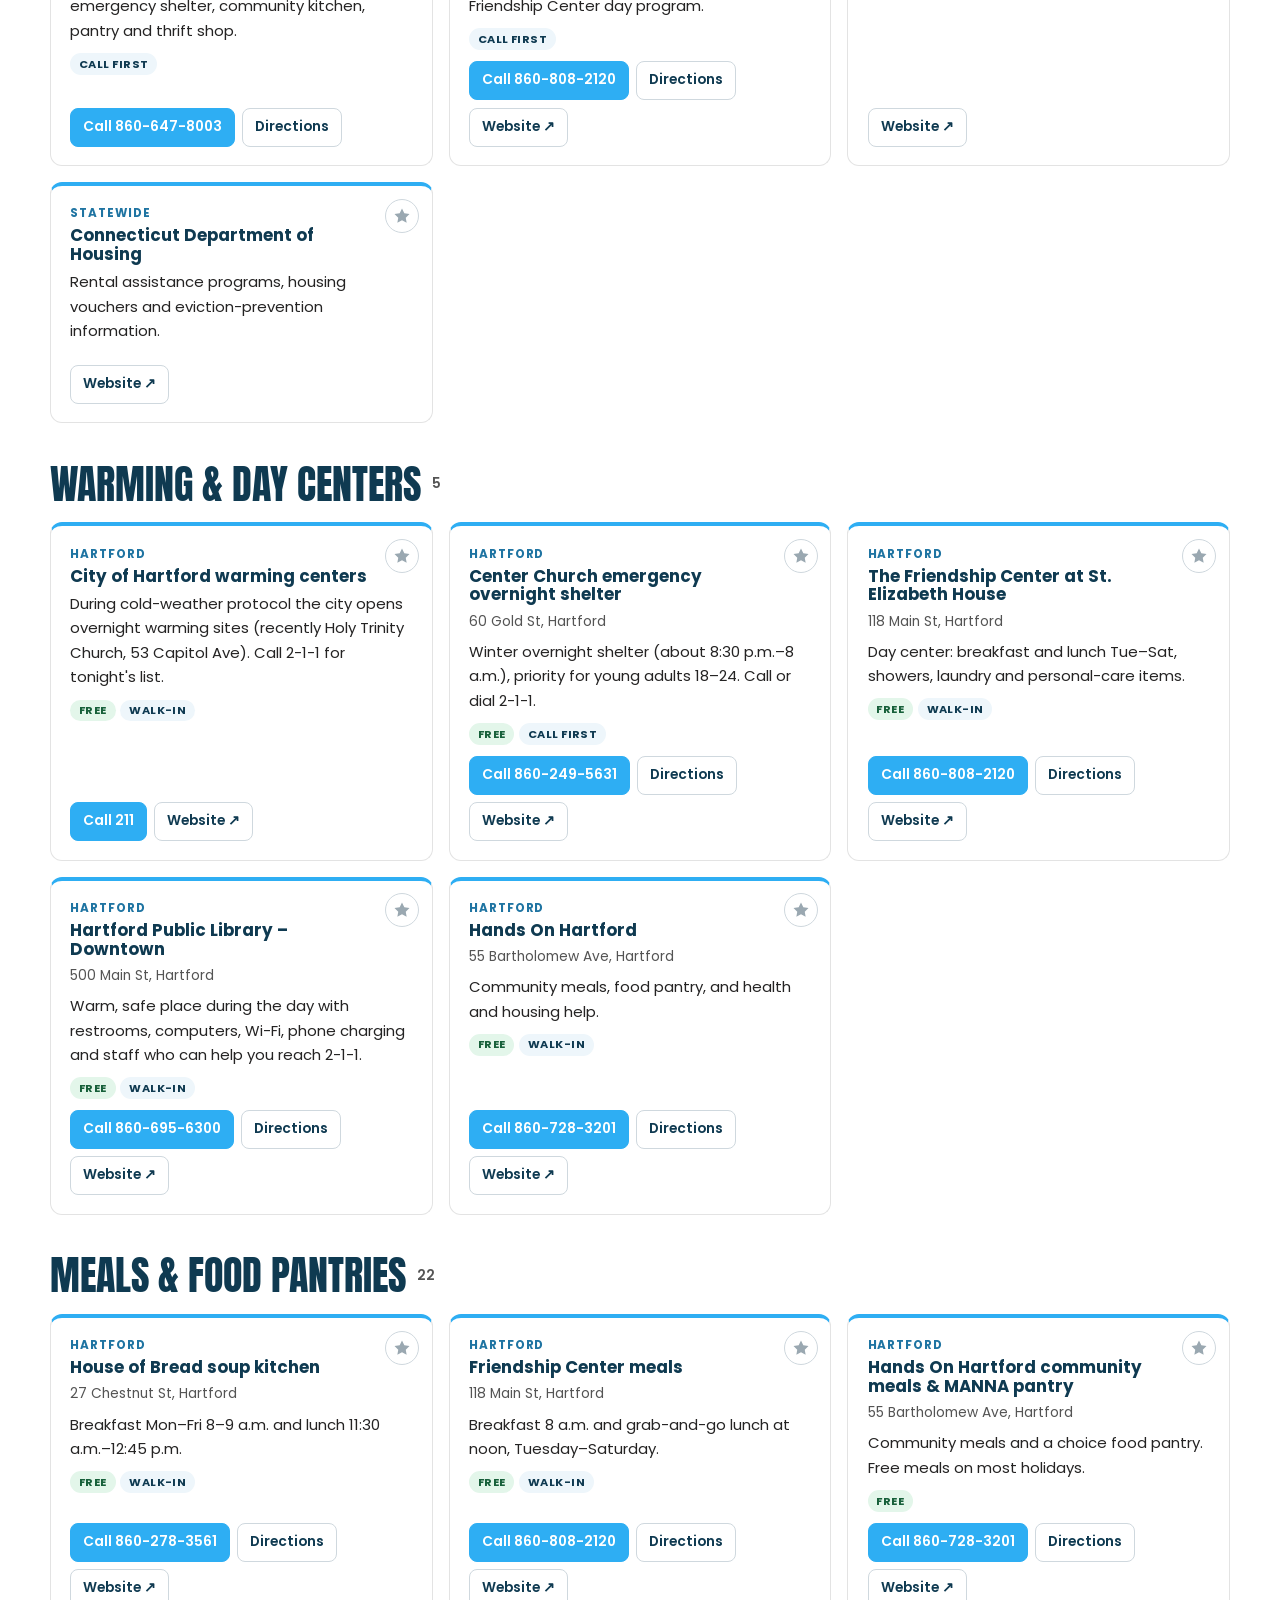
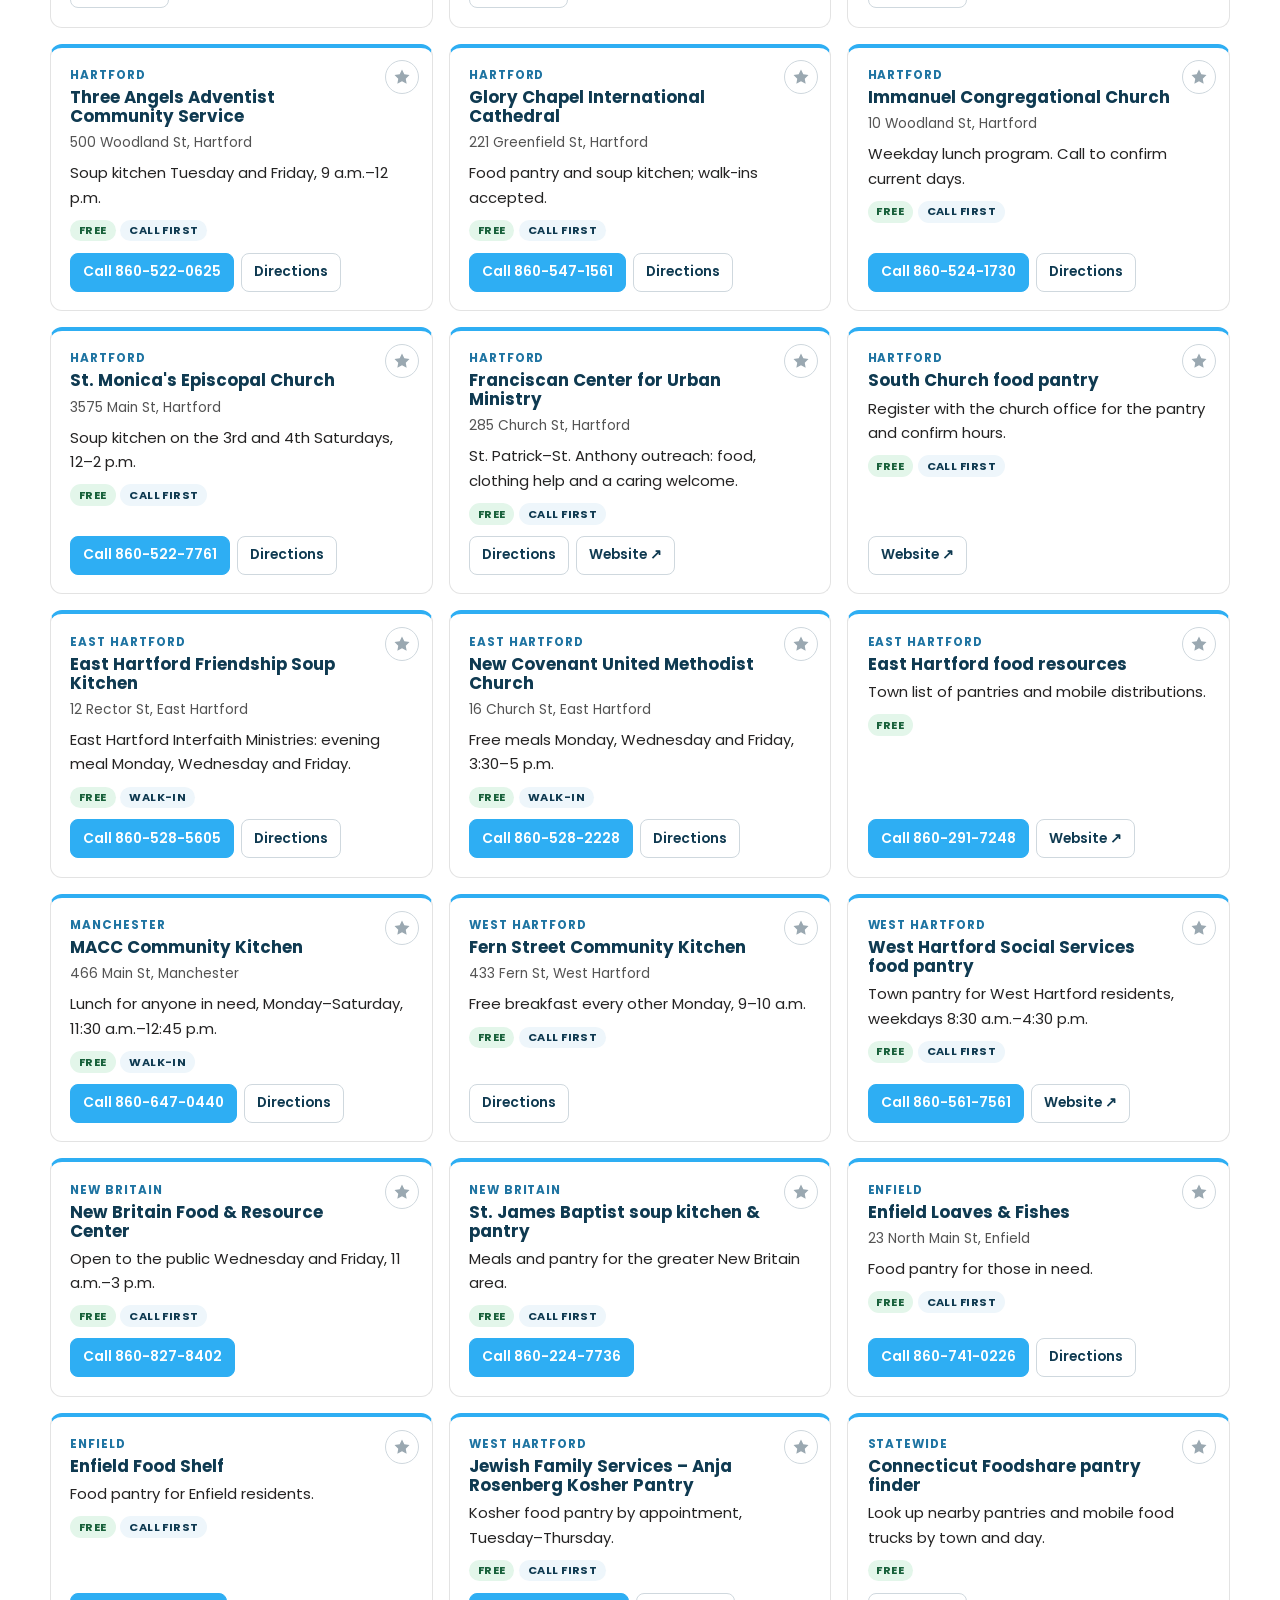
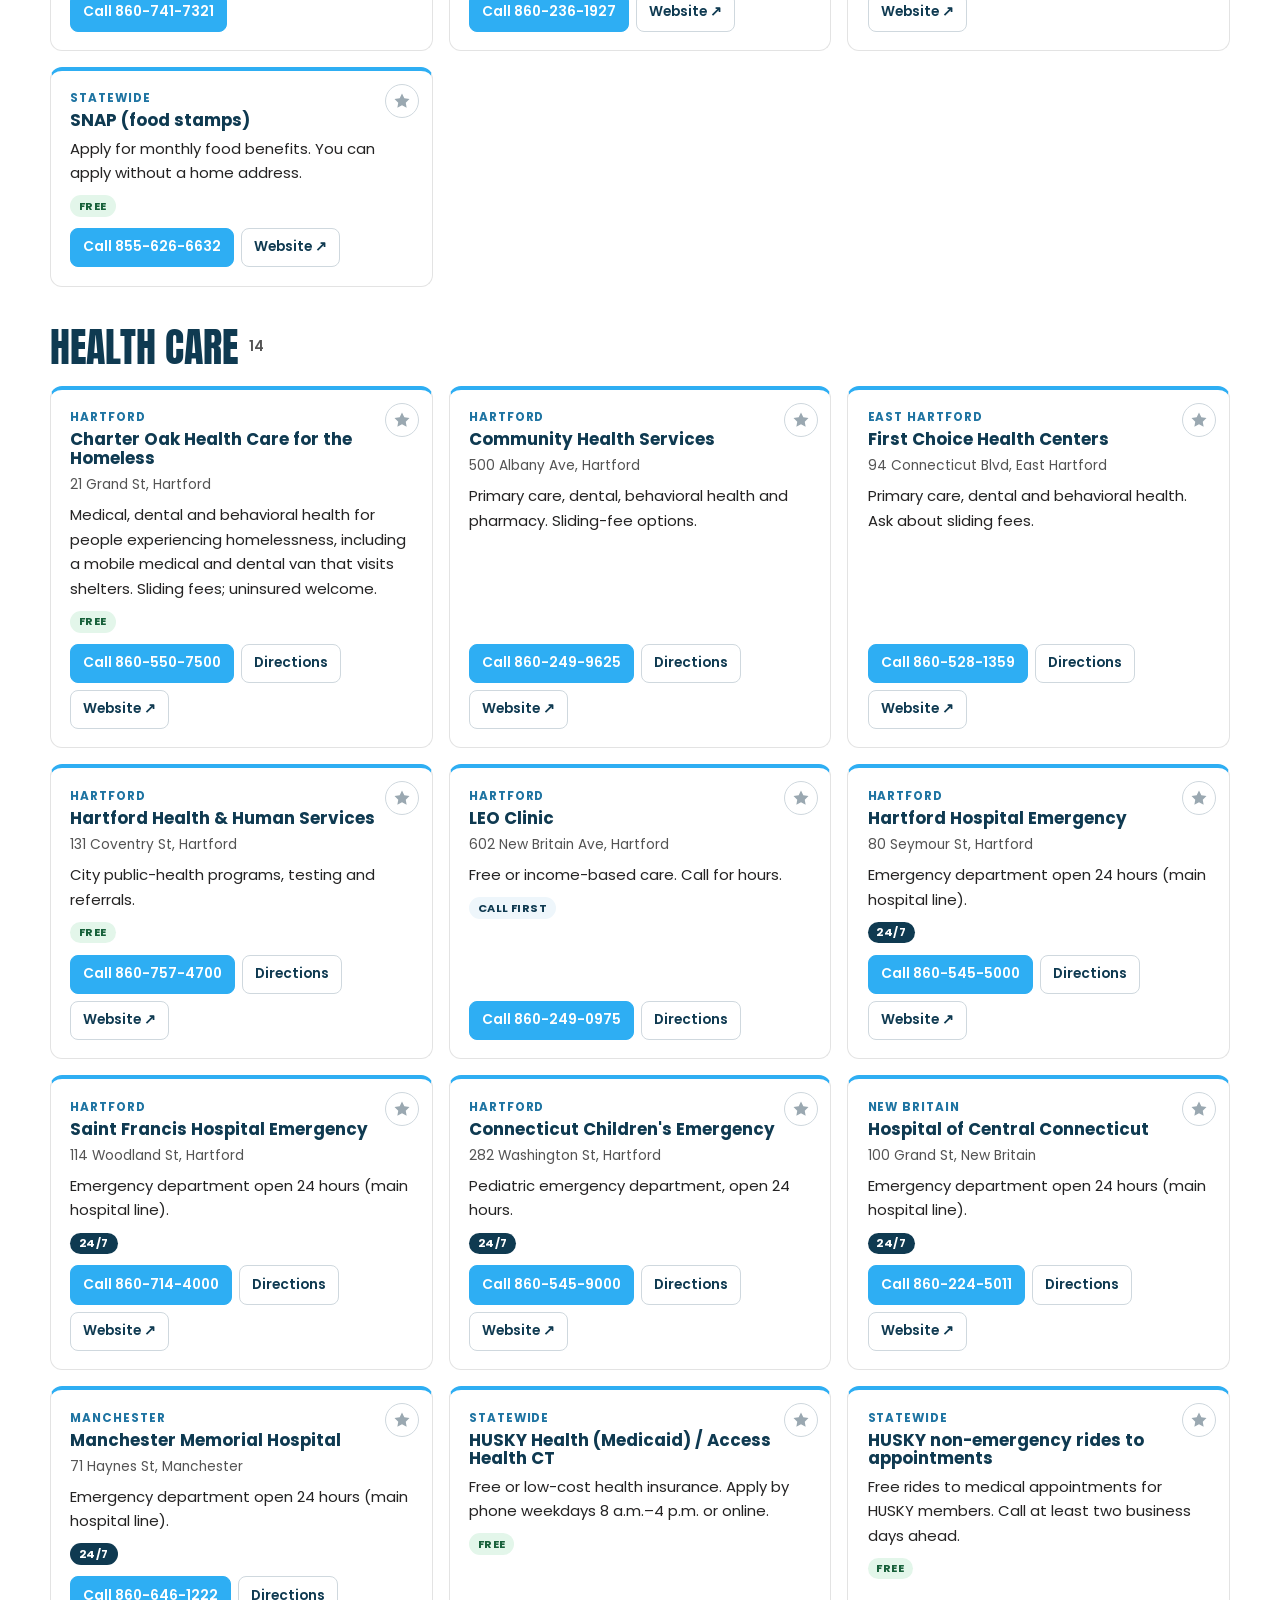
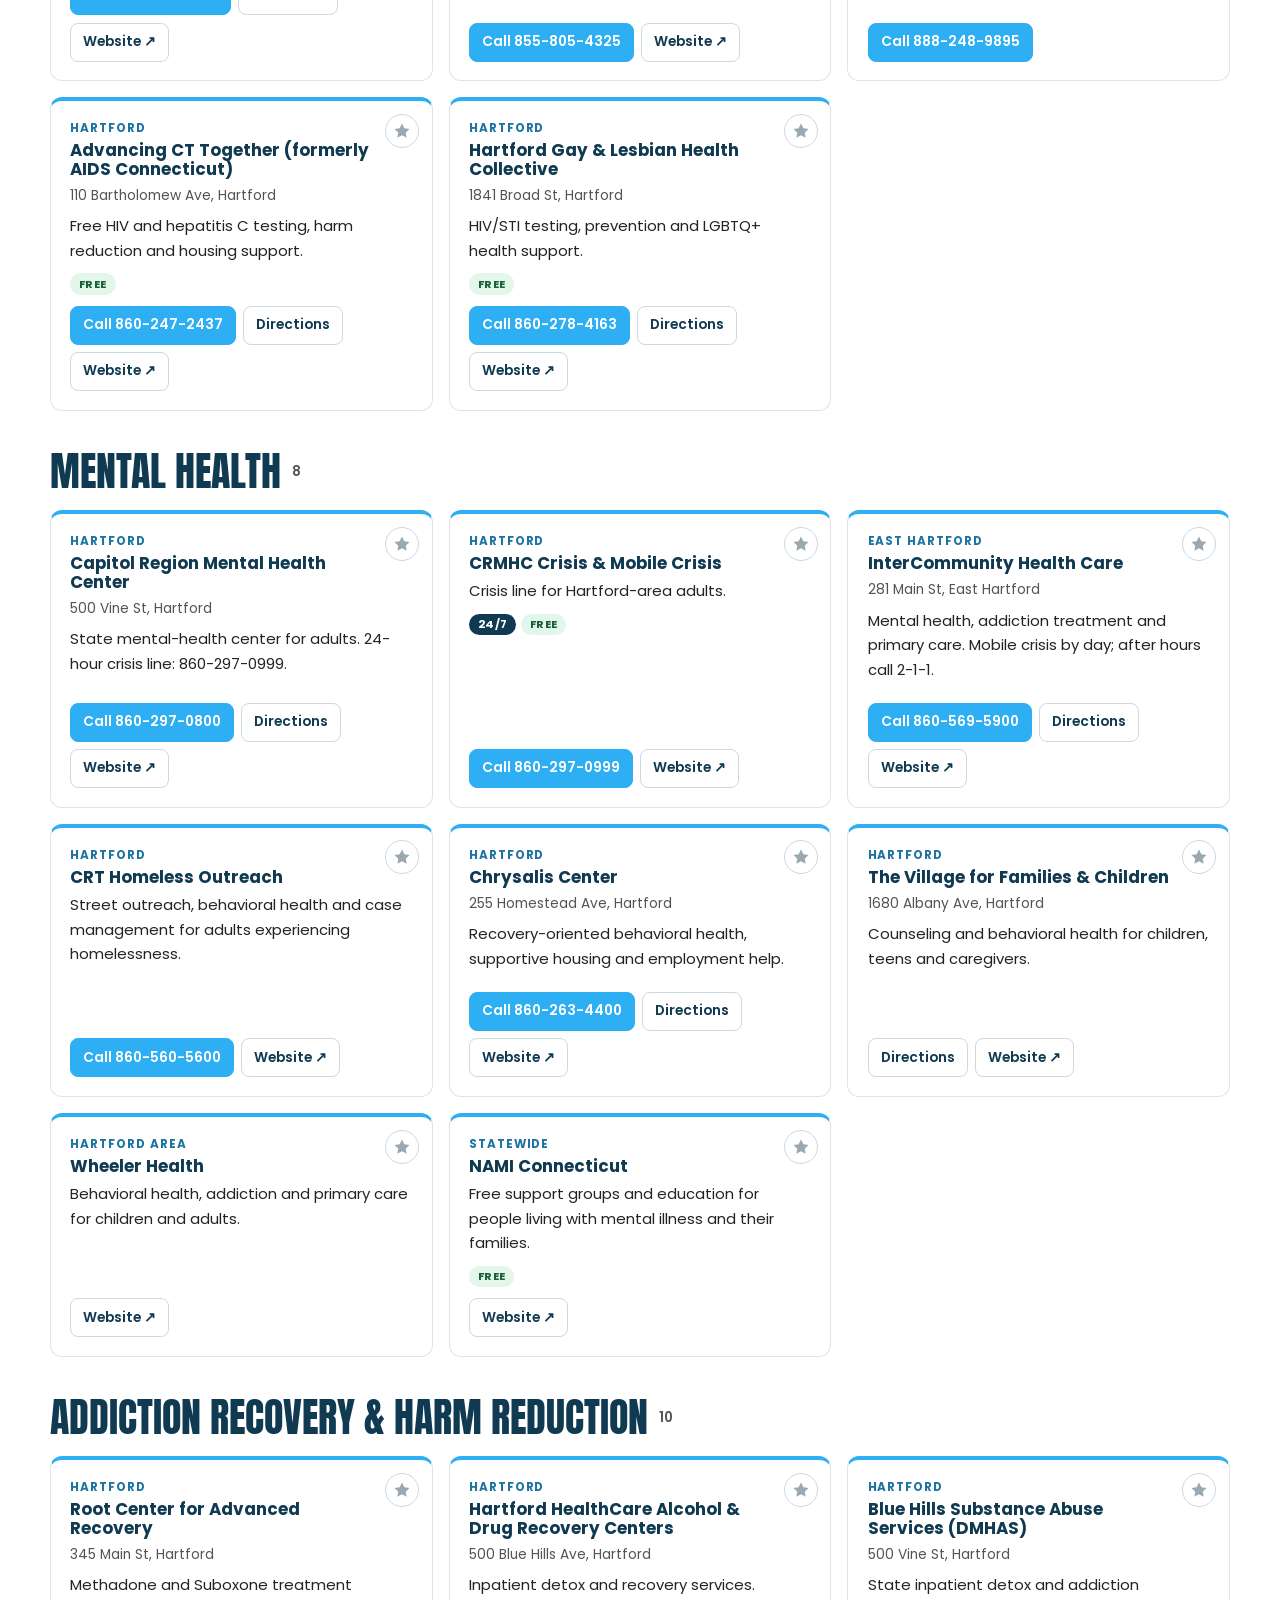
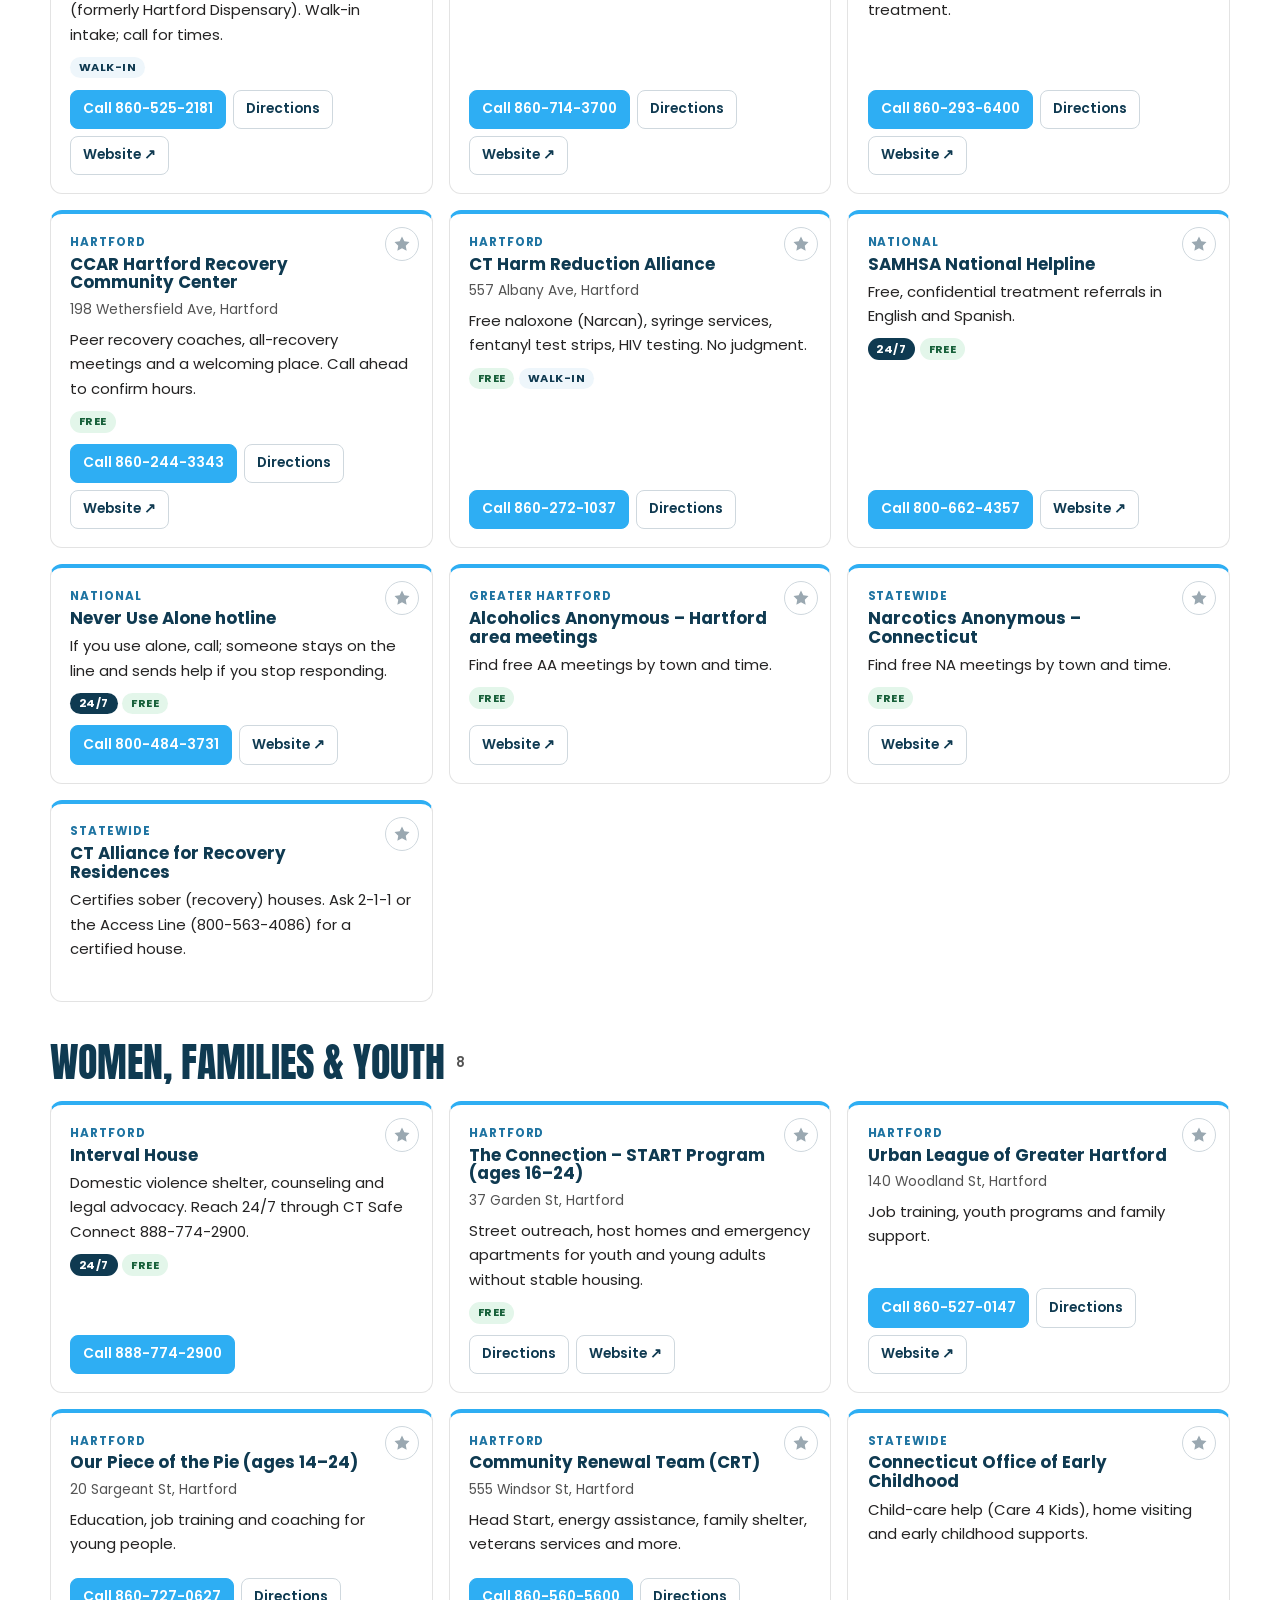
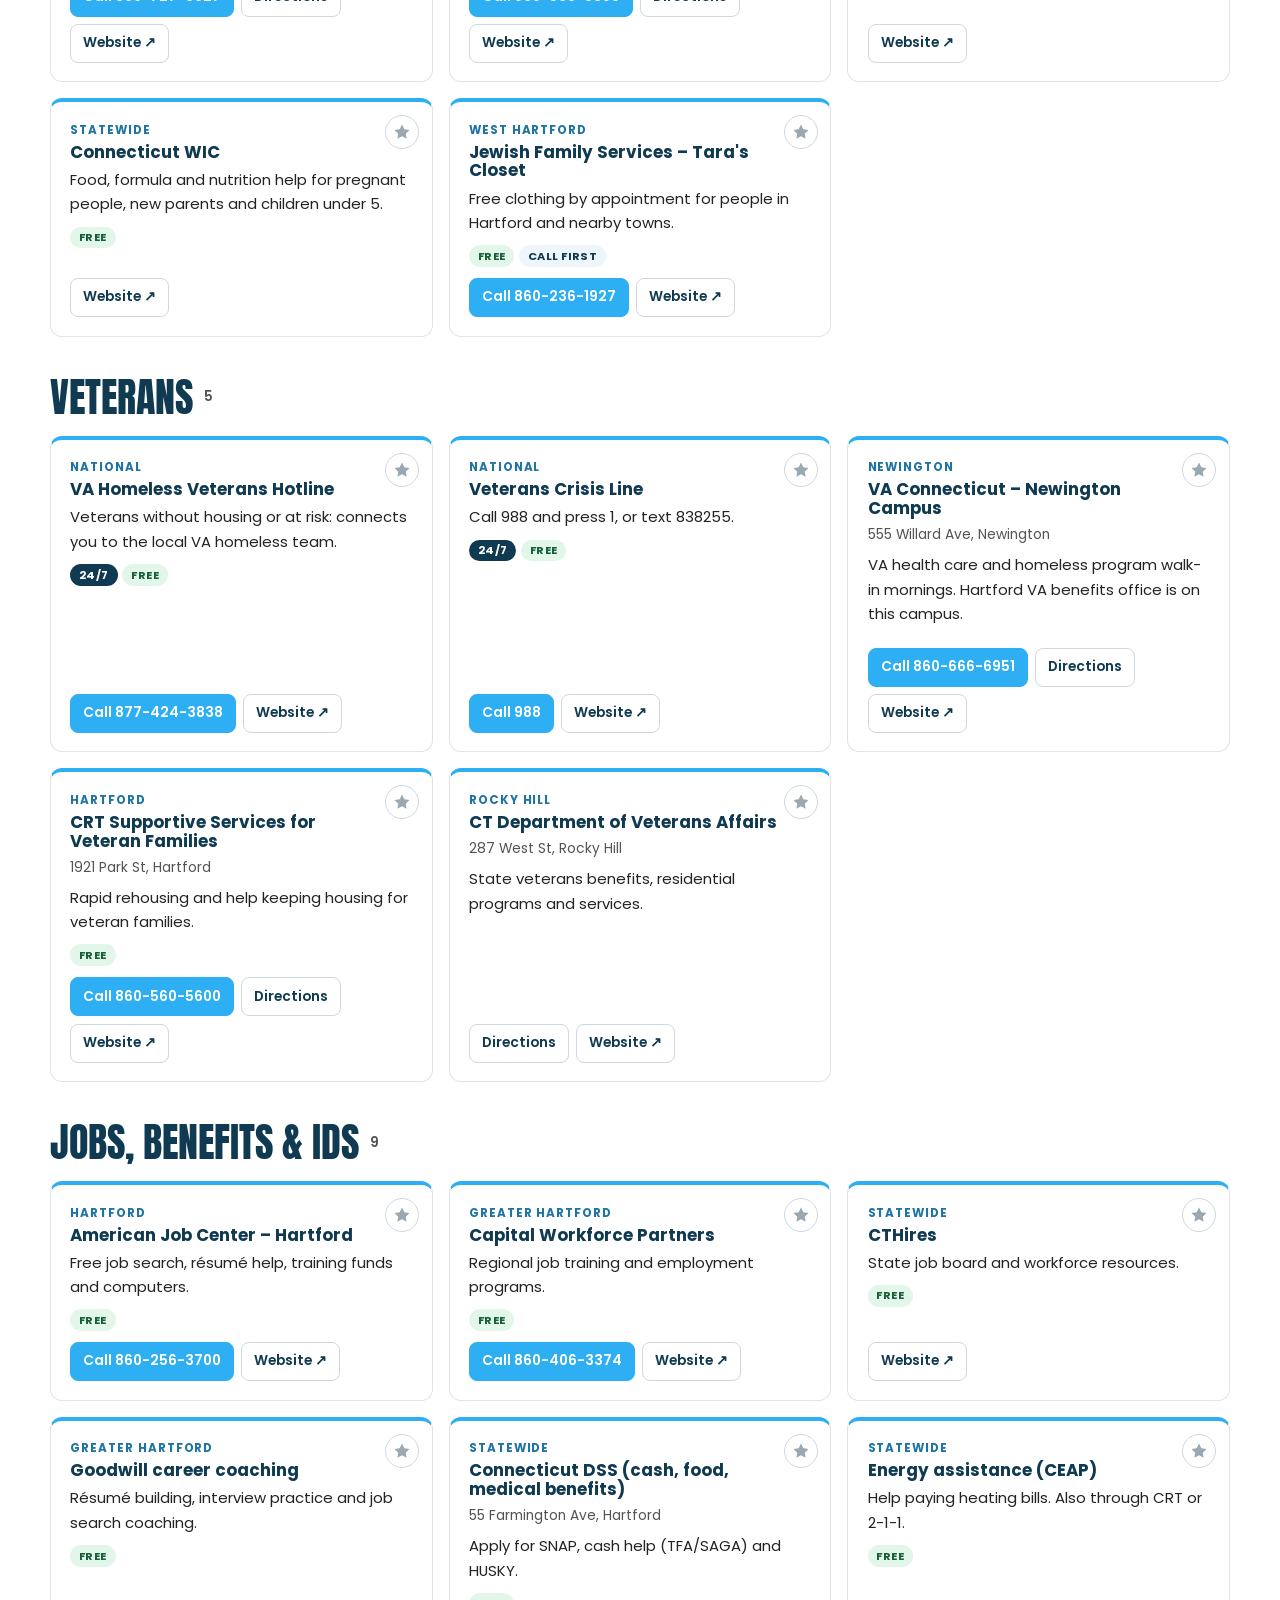
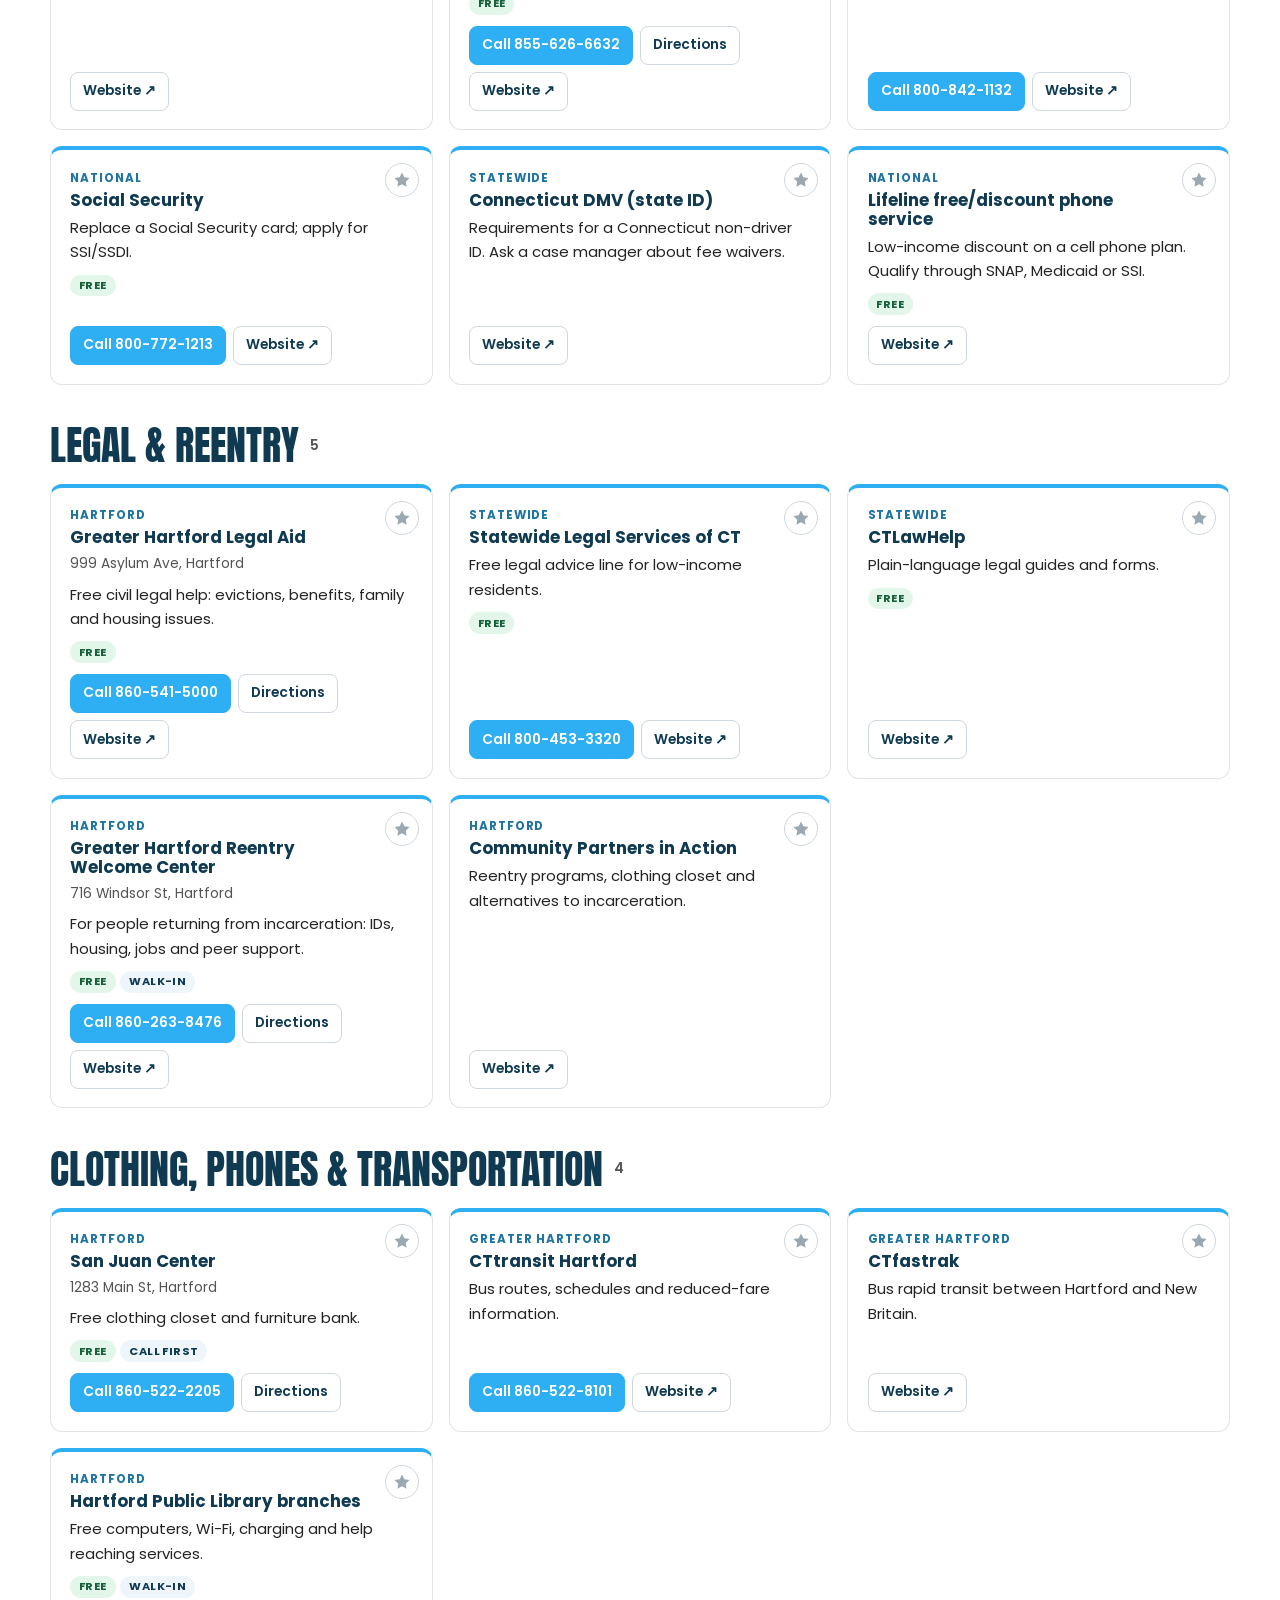
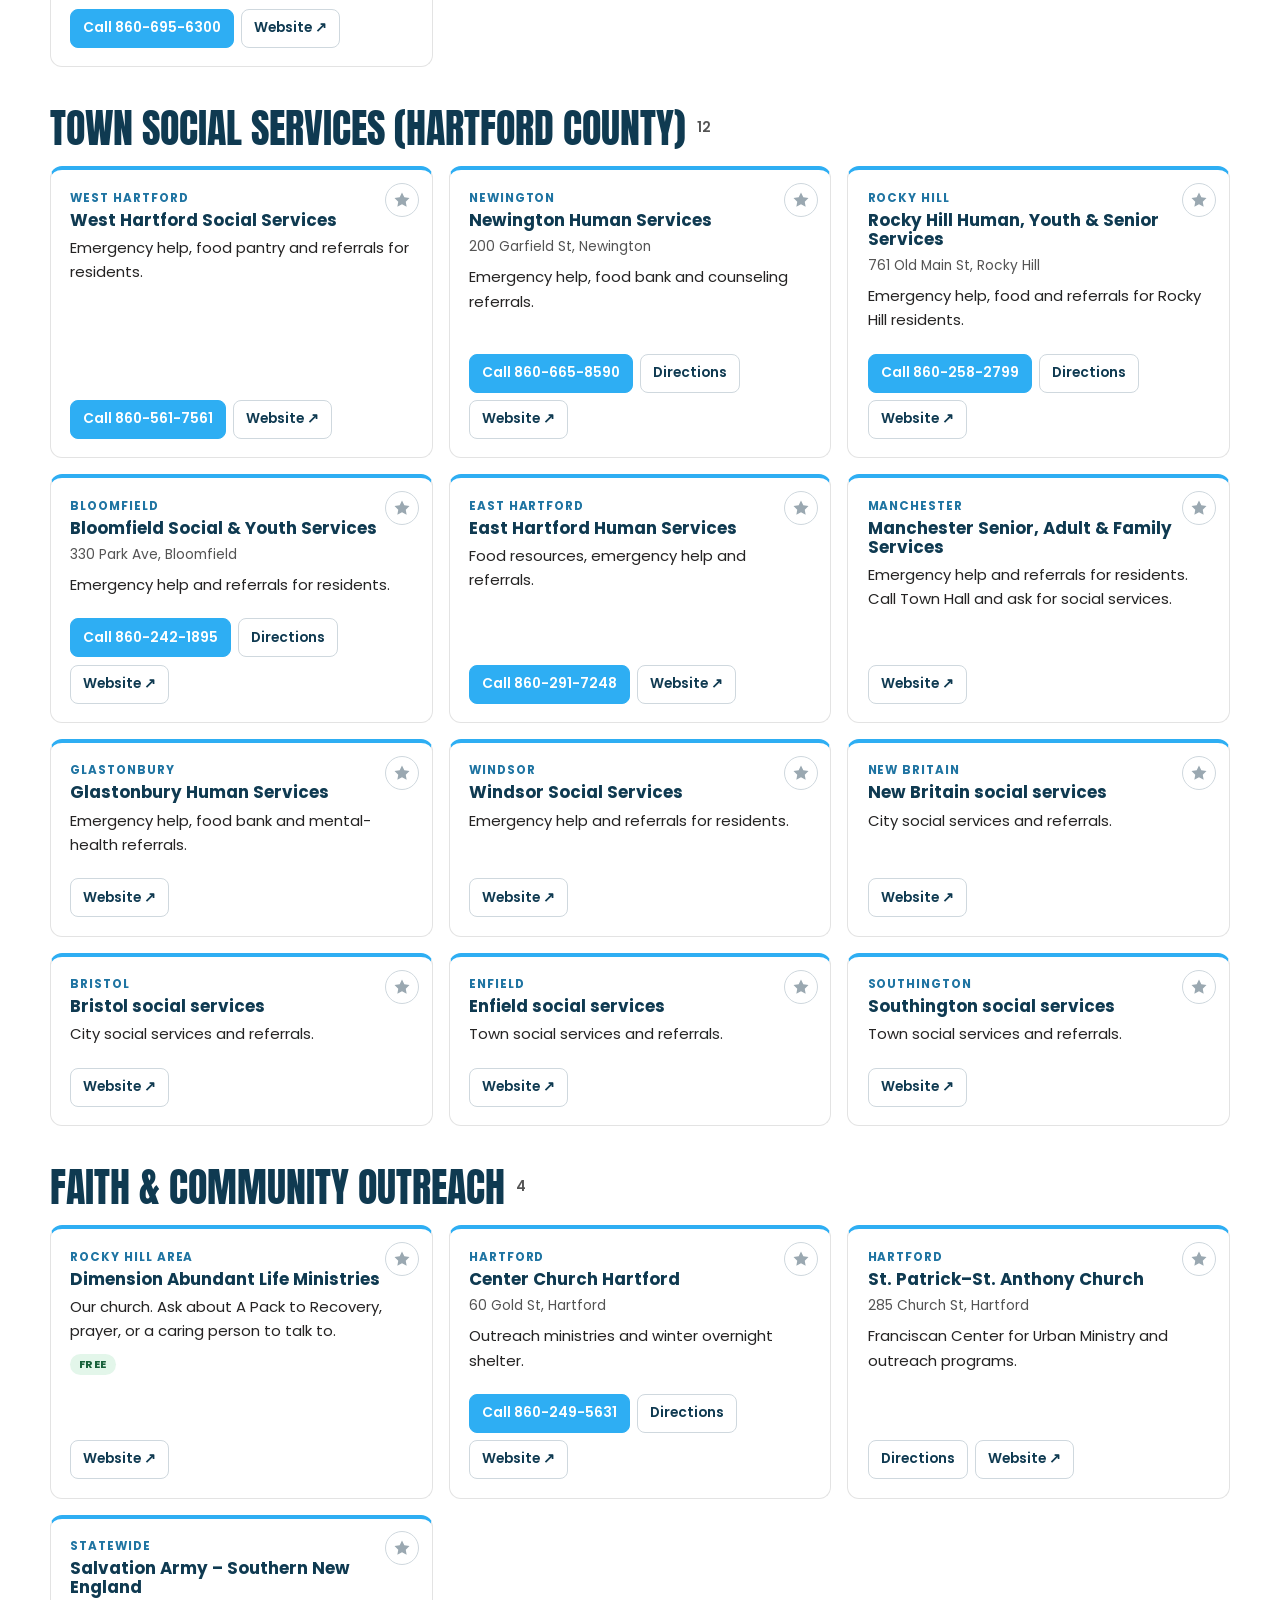
<file: resources.html>
<!doctype html>
<html lang="en"><head><meta charset="utf-8"><meta name="viewport" content="width=device-width,initial-scale=1">
<title>Find Help | A Pack to Recovery</title>
<meta name="description" content="131 Hartford County resources: shelter, meals, health, recovery, jobs and legal help.">
<meta property="og:title" content="A Pack to Recovery | Dimension Abundant Life Ministries">
<meta property="og:description" content="131 Hartford County resources: shelter, meals, health, recovery, jobs and legal help.">
<meta property="og:image" content="assets/church-outreach.jpg">
<meta name="theme-color" content="#1f74a2">
<link rel="icon" href="assets/dalm-logo.png">
<link rel="preconnect" href="https://fonts.googleapis.com"><link rel="preconnect" href="https://fonts.gstatic.com" crossorigin>
<link href="https://fonts.googleapis.com/css2?family=Anton&family=Playfair+Display:ital@1&family=Poppins:wght@400;500;600;700&display=swap" rel="stylesheet">
<link rel="stylesheet" href="site.css"><script src="site.js" defer></script></head>
<body><a class="skip" href="#main">Skip to content</a>
<div class="utility"><div class="wrap"><span>Need help right now? Call <a href="tel:211">2-1-1</a> · Emergency <a href="tel:911">911</a> · Crisis <a href="tel:988">988</a></span><span class="tools"><button type="button" id="textsize" aria-pressed="false">A+ Larger text</button></span></div></div>
<header class="site-head"><div class="wrap bar">
<a class="logo" href="index.html" aria-label="A Pack to Recovery home"><img src="assets/dalm-logo.png" alt="Dimension Abundant Life Ministries" width="419" height="289"></a>
<button class="menu-btn" type="button" aria-expanded="false" aria-controls="nav"><svg viewBox="0 0 24 24" fill="currentColor" aria-hidden="true"><rect x="3" y="3" width="5" height="5"/><rect x="9.5" y="3" width="5" height="5"/><rect x="16" y="3" width="5" height="5"/><rect x="3" y="9.5" width="5" height="5"/><rect x="9.5" y="9.5" width="5" height="5"/><rect x="16" y="9.5" width="5" height="5"/><rect x="3" y="16" width="5" height="5"/><rect x="9.5" y="16" width="5" height="5"/><rect x="16" y="16" width="5" height="5"/></svg>Menu</button>
<nav class="nav" id="nav" aria-label="Main"><a href="index.html">Home</a><a href="get-help-now.html">Get Help Now</a><a href="resources.html" aria-current="page">Find Help</a><a href="get-involved.html">Get Involved</a><a href="about.html">About</a><a href="https://www.dimensionministries.org/">Church Home</a><a class="nav-cta" href="tel:211">Call 2-1-1</a></nav>
</div></header>
<main id="main">
<section class="page-hero" style="background-image:url(assets/map.jpg)"><div class="wrap">
<h1>Find Help</h1><span class="script">Hartford County resource directory</span>
<p class="lead">131 places for shelter, meals, health care, recovery, jobs, legal help and more. Search, filter by town, star the ones you need, and print your own list.</p></div></section>
<div class="dir-tools no-print"><div class="wrap">
<div class="searchbar"><label class="sr" for="q" hidden>Search</label><input id="q" type="search" placeholder="Search: food, shelter, Narcan, East Hartford…" aria-label="Search the directory" autocomplete="off">
<select id="town" aria-label="Filter by town"><option value="">All towns</option><option>Bloomfield</option><option>Bristol</option><option>East Hartford</option><option>Enfield</option><option>Glastonbury</option><option>Greater Hartford</option><option>Hartford</option><option>Hartford area</option><option>Manchester</option><option>National</option><option>New Britain</option><option>Newington</option><option>Rocky Hill</option><option>Rocky Hill area</option><option>Southington</option><option>Statewide</option><option>West Hartford</option><option>Windsor</option></select></div>
<div class="chips" role="group" aria-label="Filter by category"><button class="chip" type="button" data-cat="all" aria-pressed="true">All</button><button class="chip" type="button" data-cat="urgent-crisis" aria-pressed="false">Urgent &amp; crisis</button><button class="chip" type="button" data-cat="shelter-housing" aria-pressed="false">Shelter &amp; housing</button><button class="chip" type="button" data-cat="warming-day-centers" aria-pressed="false">Warming &amp; day centers</button><button class="chip" type="button" data-cat="meals-food-pantries" aria-pressed="false">Meals &amp; food pantries</button><button class="chip" type="button" data-cat="health-care" aria-pressed="false">Health care</button><button class="chip" type="button" data-cat="mental-health" aria-pressed="false">Mental health</button><button class="chip" type="button" data-cat="addiction-recovery-harm-reduction" aria-pressed="false">Addiction recovery &amp; harm reduction</button><button class="chip" type="button" data-cat="women-families-youth" aria-pressed="false">Women, families &amp; youth</button><button class="chip" type="button" data-cat="veterans" aria-pressed="false">Veterans</button><button class="chip" type="button" data-cat="jobs-benefits-ids" aria-pressed="false">Jobs, benefits &amp; IDs</button><button class="chip" type="button" data-cat="legal-reentry" aria-pressed="false">Legal &amp; reentry</button><button class="chip" type="button" data-cat="clothing-phones-transportation" aria-pressed="false">Clothing, phones &amp; transportation</button><button class="chip" type="button" data-cat="town-social-services-hartford-county" aria-pressed="false">Town social services (Hartford County)</button><button class="chip" type="button" data-cat="faith-community-outreach" aria-pressed="false">Faith &amp; community outreach</button><button class="chip toggle" type="button" data-flag="24/7" aria-pressed="false">Open 24/7</button><button class="chip toggle" type="button" data-flag="walk-in" aria-pressed="false">Walk-in</button><button class="chip toggle" type="button" data-flag="saved" aria-pressed="false" id="savedchip">★ My list (<span id="savedcount">0</span>)</button></div>
<div class="dir-meta"><span id="count" role="status" aria-live="polite"></span><span><button type="button" id="reset">Reset filters</button> · <button type="button" id="print">Print this list</button> · <a href="A_Pack_to_Recovery_Handout.pdf">Printable handout (PDF)</a></span></div>
</div></div>
<div class="wrap" style="padding-bottom:4rem" id="saved">
<div class="note" style="margin-top:1.5rem">Listings were gathered in November 2026 from provider websites and public directories. Hours, eligibility and phone numbers change often; please call before you travel, or call 2-1-1. Know of a change? <a href="https://www.dimensionministries.org/contact-us">Let us know</a>.</div>
<section class="group" id="urgent-crisis" data-cat="urgent-crisis"><h2>Urgent &amp; crisis <small class="gcount">9</small></h2><div class="res-grid"><article class="res" id="r0" data-id="r0" data-town="Statewide" data-tags="24/7,free,card"><button class="save" type="button" aria-pressed="false" aria-label="Save Emergency (police, fire, ambulance) to my list" title="Save to my list"><svg viewBox="0 0 24 24" fill="currentColor" aria-hidden="true"><path d="M12 2l3.1 6.3 6.9 1-5 4.9 1.2 6.8L12 17.8 5.8 21l1.2-6.8-5-4.9 6.9-1z"/></svg></button><span class="town">Statewide</span><h3>Emergency (police, fire, ambulance)</h3><p>Life-threatening emergency, overdose, fire, or violence happening now.</p><div class="tags"><span class="tag t247">24/7</span><span class="tag free">Free</span></div><div class="links"><a class="call" href="tel:911">Call 911</a></div></article><article class="res" id="r1" data-id="r1" data-town="Statewide" data-tags="24/7,free,card"><button class="save" type="button" aria-pressed="false" aria-label="Save Connecticut 2-1-1 to my list" title="Save to my list"><svg viewBox="0 0 24 24" fill="currentColor" aria-hidden="true"><path d="M12 2l3.1 6.3 6.9 1-5 4.9 1.2 6.8L12 17.8 5.8 21l1.2-6.8-5-4.9 6.9-1z"/></svg></button><span class="town">Statewide</span><h3>Connecticut 2-1-1</h3><p>The main door to shelter, food, utilities and mental-health crisis help in Connecticut. For housing, press 3. For crisis, press 1. Many languages.</p><div class="tags"><span class="tag t247">24/7</span><span class="tag free">Free</span></div><div class="links"><a class="call" href="tel:211">Call 211</a><a class="web" href="https://www.211ct.org/" target="_blank" rel="noopener">Website ↗</a></div></article><article class="res" id="r2" data-id="r2" data-town="Statewide" data-tags="24/7,free"><button class="save" type="button" aria-pressed="false" aria-label="Save 2-1-1 if 211 won&#x27;t dial to my list" title="Save to my list"><svg viewBox="0 0 24 24" fill="currentColor" aria-hidden="true"><path d="M12 2l3.1 6.3 6.9 1-5 4.9 1.2 6.8L12 17.8 5.8 21l1.2-6.8-5-4.9 6.9-1z"/></svg></button><span class="town">Statewide</span><h3>2-1-1 if 211 won&#x27;t dial</h3><p>Use this number from out-of-state phones or if 211 does not connect.</p><div class="tags"><span class="tag t247">24/7</span><span class="tag free">Free</span></div><div class="links"><a class="call" href="tel:8002031234">Call 800-203-1234</a><a class="web" href="https://www.211ct.org/" target="_blank" rel="noopener">Website ↗</a></div></article><article class="res" id="r3" data-id="r3" data-town="Statewide" data-tags="24/7,free,card"><button class="save" type="button" aria-pressed="false" aria-label="Save 988 Suicide &amp; Crisis Lifeline to my list" title="Save to my list"><svg viewBox="0 0 24 24" fill="currentColor" aria-hidden="true"><path d="M12 2l3.1 6.3 6.9 1-5 4.9 1.2 6.8L12 17.8 5.8 21l1.2-6.8-5-4.9 6.9-1z"/></svg></button><span class="town">Statewide</span><h3>988 Suicide &amp; Crisis Lifeline</h3><p>Call or text 988 for emotional distress, suicidal thoughts or a mental-health crisis. Veterans press 1.</p><div class="tags"><span class="tag t247">24/7</span><span class="tag free">Free</span></div><div class="links"><a class="call" href="tel:988">Call 988</a><a class="web" href="https://988lifeline.org/" target="_blank" rel="noopener">Website ↗</a></div></article><article class="res" id="r4" data-id="r4" data-town="Statewide" data-tags="24/7,free"><button class="save" type="button" aria-pressed="false" aria-label="Save Adult Mobile Crisis (through 2-1-1) to my list" title="Save to my list"><svg viewBox="0 0 24 24" fill="currentColor" aria-hidden="true"><path d="M12 2l3.1 6.3 6.9 1-5 4.9 1.2 6.8L12 17.8 5.8 21l1.2-6.8-5-4.9 6.9-1z"/></svg></button><span class="town">Statewide</span><h3>Adult Mobile Crisis (through 2-1-1)</h3><p>Call 211, press 1 (crisis), then 2 (adults). A crisis team can come to where you are.</p><div class="tags"><span class="tag t247">24/7</span><span class="tag free">Free</span></div><div class="links"><a class="call" href="tel:211">Call 211</a><a class="web" href="https://portal.ct.gov/crisisservices" target="_blank" rel="noopener">Website ↗</a></div></article><article class="res" id="r5" data-id="r5" data-town="Statewide" data-tags="24/7,free"><button class="save" type="button" aria-pressed="false" aria-label="Save Crisis Text Line to my list" title="Save to my list"><svg viewBox="0 0 24 24" fill="currentColor" aria-hidden="true"><path d="M12 2l3.1 6.3 6.9 1-5 4.9 1.2 6.8L12 17.8 5.8 21l1.2-6.8-5-4.9 6.9-1z"/></svg></button><span class="town">Statewide</span><h3>Crisis Text Line</h3><p>Text HOME to 741741 to reach a trained crisis counselor by text.</p><div class="tags"><span class="tag t247">24/7</span><span class="tag free">Free</span></div><div class="links"></div></article><article class="res" id="r6" data-id="r6" data-town="Statewide" data-tags="24/7,free"><button class="save" type="button" aria-pressed="false" aria-label="Save Poison Control to my list" title="Save to my list"><svg viewBox="0 0 24 24" fill="currentColor" aria-hidden="true"><path d="M12 2l3.1 6.3 6.9 1-5 4.9 1.2 6.8L12 17.8 5.8 21l1.2-6.8-5-4.9 6.9-1z"/></svg></button><span class="town">Statewide</span><h3>Poison Control</h3><p>Possible poisoning or overdose questions. If someone is not breathing, call 911 first.</p><div class="tags"><span class="tag t247">24/7</span><span class="tag free">Free</span></div><div class="links"><a class="call" href="tel:8002221222">Call 800-222-1222</a><a class="web" href="https://www.poison.org/" target="_blank" rel="noopener">Website ↗</a></div></article><article class="res" id="r7" data-id="r7" data-town="Statewide" data-tags="24/7,free,card"><button class="save" type="button" aria-pressed="false" aria-label="Save CT Safe Connect (domestic violence) to my list" title="Save to my list"><svg viewBox="0 0 24 24" fill="currentColor" aria-hidden="true"><path d="M12 2l3.1 6.3 6.9 1-5 4.9 1.2 6.8L12 17.8 5.8 21l1.2-6.8-5-4.9 6.9-1z"/></svg></button><span class="town">Statewide</span><h3>CT Safe Connect (domestic violence)</h3><p>Confidential help for domestic violence, safety planning and emergency DV shelter. Call, text or chat.</p><div class="tags"><span class="tag t247">24/7</span><span class="tag free">Free</span></div><div class="links"><a class="call" href="tel:8887742900">Call 888-774-2900</a><a class="web" href="https://ctsafeconnect.org/" target="_blank" rel="noopener">Website ↗</a></div></article><article class="res" id="r8" data-id="r8" data-town="Statewide" data-tags="24/7,free,card"><button class="save" type="button" aria-pressed="false" aria-label="Save CT Substance Use Treatment Access Line to my list" title="Save to my list"><svg viewBox="0 0 24 24" fill="currentColor" aria-hidden="true"><path d="M12 2l3.1 6.3 6.9 1-5 4.9 1.2 6.8L12 17.8 5.8 21l1.2-6.8-5-4.9 6.9-1z"/></svg></button><span class="town">Statewide</span><h3>CT Substance Use Treatment Access Line</h3><p>Free referrals to detox and addiction treatment, including help with transportation.</p><div class="tags"><span class="tag t247">24/7</span><span class="tag free">Free</span></div><div class="links"><a class="call" href="tel:8005634086">Call 800-563-4086</a><a class="web" href="https://portal.ct.gov/dmhas/programs-and-services/finding-services/access-line-for-substance-use-treatment" target="_blank" rel="noopener">Website ↗</a></div></article></div></section><section class="group" id="shelter-housing" data-cat="shelter-housing"><h2>Shelter &amp; housing <small class="gcount">16</small></h2><div class="res-grid"><article class="res" id="r9" data-id="r9" data-town="Statewide" data-tags="free,card"><button class="save" type="button" aria-pressed="false" aria-label="Save Coordinated Access via 2-1-1 to my list" title="Save to my list"><svg viewBox="0 0 24 24" fill="currentColor" aria-hidden="true"><path d="M12 2l3.1 6.3 6.9 1-5 4.9 1.2 6.8L12 17.8 5.8 21l1.2-6.8-5-4.9 6.9-1z"/></svg></button><span class="town">Statewide</span><h3>Coordinated Access via 2-1-1</h3><p>Every shelter bed in Greater Hartford is reached through 2-1-1 (press 3). You will be scheduled with a Coordinated Access appointment.</p><div class="tags"><span class="tag free">Free</span></div><div class="links"><a class="call" href="tel:211">Call 211</a><a class="web" href="https://portal.ct.gov/doh/knowledge-base/articles/homeless-support/access-homeless-services" target="_blank" rel="noopener">Website ↗</a></div></article><article class="res" id="r10" data-id="r10" data-town="Hartford" data-tags="call-first"><button class="save" type="button" aria-pressed="false" aria-label="Save Salvation Army Marshall House to my list" title="Save to my list"><svg viewBox="0 0 24 24" fill="currentColor" aria-hidden="true"><path d="M12 2l3.1 6.3 6.9 1-5 4.9 1.2 6.8L12 17.8 5.8 21l1.2-6.8-5-4.9 6.9-1z"/></svg></button><span class="town">Hartford</span><h3>Salvation Army Marshall House</h3><p class="addr">225 S. Marshall St, Hartford</p><p>Emergency shelter for women and families with meals and clothing. Referral through 2-1-1.</p><div class="tags"><span class="tag ">Call first</span></div><div class="links"><a class="call" href="tel:8605438430">Call 860-543-8430</a><a class="map" href="https://www.google.com/maps/search/?api=1&amp;query=225+S.+Marshall+St%2C+Hartford%2C+CT" target="_blank" rel="noopener">Directions</a><a class="web" href="https://easternusa.salvationarmy.org/southern-new-england/" target="_blank" rel="noopener">Website ↗</a></div></article><article class="res" id="r11" data-id="r11" data-town="Hartford" data-tags="call-first"><button class="save" type="button" aria-pressed="false" aria-label="Save South Park Inn to my list" title="Save to my list"><svg viewBox="0 0 24 24" fill="currentColor" aria-hidden="true"><path d="M12 2l3.1 6.3 6.9 1-5 4.9 1.2 6.8L12 17.8 5.8 21l1.2-6.8-5-4.9 6.9-1z"/></svg></button><span class="town">Hartford</span><h3>South Park Inn</h3><p class="addr">75 Main St, Hartford</p><p>Emergency shelter for single adults and families; transitional beds for veterans; winter warming center partner.</p><div class="tags"><span class="tag ">Call first</span></div><div class="links"><a class="call" href="tel:8607240071">Call 860-724-0071</a><a class="map" href="https://www.google.com/maps/search/?api=1&amp;query=75+Main+St%2C+Hartford%2C+CT" target="_blank" rel="noopener">Directions</a><a class="web" href="https://southparkinn.org/" target="_blank" rel="noopener">Website ↗</a></div></article><article class="res" id="r12" data-id="r12" data-town="Hartford" data-tags="call-first"><button class="save" type="button" aria-pressed="false" aria-label="Save ImmaCare (Immaculate Conception Shelter) to my list" title="Save to my list"><svg viewBox="0 0 24 24" fill="currentColor" aria-hidden="true"><path d="M12 2l3.1 6.3 6.9 1-5 4.9 1.2 6.8L12 17.8 5.8 21l1.2-6.8-5-4.9 6.9-1z"/></svg></button><span class="town">Hartford</span><h3>ImmaCare (Immaculate Conception Shelter)</h3><p class="addr">168 Hungerford St, Hartford</p><p>Emergency shelter for adult men, street outreach and supportive housing.</p><div class="tags"><span class="tag ">Call first</span></div><div class="links"><a class="call" href="tel:8607244823">Call 860-724-4823</a><a class="map" href="https://www.google.com/maps/search/?api=1&amp;query=168+Hungerford+St%2C+Hartford%2C+CT" target="_blank" rel="noopener">Directions</a><a class="web" href="https://immacare.org/" target="_blank" rel="noopener">Website ↗</a></div></article><article class="res" id="r13" data-id="r13" data-town="Hartford" data-tags="call-first"><button class="save" type="button" aria-pressed="false" aria-label="Save The Open Hearth to my list" title="Save to my list"><svg viewBox="0 0 24 24" fill="currentColor" aria-hidden="true"><path d="M12 2l3.1 6.3 6.9 1-5 4.9 1.2 6.8L12 17.8 5.8 21l1.2-6.8-5-4.9 6.9-1z"/></svg></button><span class="town">Hartford</span><h3>The Open Hearth</h3><p class="addr">437 Sheldon St, Hartford</p><p>Shelter, transitional living and recovery support for men.</p><div class="tags"><span class="tag ">Call first</span></div><div class="links"><a class="call" href="tel:8605253447">Call 860-525-3447</a><a class="map" href="https://www.google.com/maps/search/?api=1&amp;query=437+Sheldon+St%2C+Hartford%2C+CT" target="_blank" rel="noopener">Directions</a><a class="web" href="https://www.theopenhearth.org/" target="_blank" rel="noopener">Website ↗</a></div></article><article class="res" id="r14" data-id="r14" data-town="Hartford" data-tags="call-first"><button class="save" type="button" aria-pressed="false" aria-label="Save CRT McKinney Men&#x27;s Shelter to my list" title="Save to my list"><svg viewBox="0 0 24 24" fill="currentColor" aria-hidden="true"><path d="M12 2l3.1 6.3 6.9 1-5 4.9 1.2 6.8L12 17.8 5.8 21l1.2-6.8-5-4.9 6.9-1z"/></svg></button><span class="town">Hartford</span><h3>CRT McKinney Men&#x27;s Shelter</h3><p class="addr">34 Huyshope Ave, Hartford</p><p>Emergency shelter for men run by Community Renewal Team. Access through 2-1-1.</p><div class="tags"><span class="tag ">Call first</span></div><div class="links"><a class="call" href="tel:8607226922">Call 860-722-6922</a><a class="map" href="https://www.google.com/maps/search/?api=1&amp;query=34+Huyshope+Ave%2C+Hartford%2C+CT" target="_blank" rel="noopener">Directions</a><a class="web" href="https://www.crtct.org/" target="_blank" rel="noopener">Website ↗</a></div></article><article class="res" id="r15" data-id="r15" data-town="East Hartford" data-tags="24/7,call-first"><button class="save" type="button" aria-pressed="false" aria-label="Save CRT East Hartford Community Shelter to my list" title="Save to my list"><svg viewBox="0 0 24 24" fill="currentColor" aria-hidden="true"><path d="M12 2l3.1 6.3 6.9 1-5 4.9 1.2 6.8L12 17.8 5.8 21l1.2-6.8-5-4.9 6.9-1z"/></svg></button><span class="town">East Hartford</span><h3>CRT East Hartford Community Shelter</h3><p>24-hour emergency shelter for adults. Call 2-1-1 first to check for space.</p><div class="tags"><span class="tag t247">24/7</span><span class="tag ">Call first</span></div><div class="links"><a class="call" href="tel:8605680323">Call 860-568-0323</a><a class="web" href="https://www.crtct.org/" target="_blank" rel="noopener">Website ↗</a></div></article><article class="res" id="r16" data-id="r16" data-town="East Hartford" data-tags="call-first"><button class="save" type="button" aria-pressed="false" aria-label="Save CRT East Hartford Family Shelter to my list" title="Save to my list"><svg viewBox="0 0 24 24" fill="currentColor" aria-hidden="true"><path d="M12 2l3.1 6.3 6.9 1-5 4.9 1.2 6.8L12 17.8 5.8 21l1.2-6.8-5-4.9 6.9-1z"/></svg></button><span class="town">East Hartford</span><h3>CRT East Hartford Family Shelter</h3><p class="addr">385 Main St, East Hartford</p><p>40-bed shelter for adults with children. Call 2-1-1 to check space.</p><div class="tags"><span class="tag ">Call first</span></div><div class="links"><a class="call" href="tel:211">Call 211</a><a class="map" href="https://www.google.com/maps/search/?api=1&amp;query=385+Main+St%2C+East+Hartford%2C+CT" target="_blank" rel="noopener">Directions</a><a class="web" href="https://www.crtct.org/programs/housing-shelters/east-hartford-family-shelter" target="_blank" rel="noopener">Website ↗</a></div></article><article class="res" id="r17" data-id="r17" data-town="Hartford" data-tags="call-first"><button class="save" type="button" aria-pressed="false" aria-label="Save YWCA Hartford Region to my list" title="Save to my list"><svg viewBox="0 0 24 24" fill="currentColor" aria-hidden="true"><path d="M12 2l3.1 6.3 6.9 1-5 4.9 1.2 6.8L12 17.8 5.8 21l1.2-6.8-5-4.9 6.9-1z"/></svg></button><span class="town">Hartford</span><h3>YWCA Hartford Region</h3><p class="addr">135 Broad St, Hartford</p><p>Housing and support programs for women.</p><div class="tags"><span class="tag ">Call first</span></div><div class="links"><a class="map" href="https://www.google.com/maps/search/?api=1&amp;query=135+Broad+St%2C+Hartford%2C+CT" target="_blank" rel="noopener">Directions</a><a class="web" href="https://www.ywcahartford.org/" target="_blank" rel="noopener">Website ↗</a></div></article><article class="res" id="r18" data-id="r18" data-town="New Britain" data-tags="call-first"><button class="save" type="button" aria-pressed="false" aria-label="Save Friendship Service Center to my list" title="Save to my list"><svg viewBox="0 0 24 24" fill="currentColor" aria-hidden="true"><path d="M12 2l3.1 6.3 6.9 1-5 4.9 1.2 6.8L12 17.8 5.8 21l1.2-6.8-5-4.9 6.9-1z"/></svg></button><span class="town">New Britain</span><h3>Friendship Service Center</h3><p class="addr">241 Arch St, New Britain</p><p>Emergency shelter, community kitchen and case management for the greater New Britain area.</p><div class="tags"><span class="tag ">Call first</span></div><div class="links"><a class="call" href="tel:8602250211">Call 860-225-0211</a><a class="map" href="https://www.google.com/maps/search/?api=1&amp;query=241+Arch+St%2C+New+Britain%2C+CT" target="_blank" rel="noopener">Directions</a></div></article><article class="res" id="r19" data-id="r19" data-town="New Britain" data-tags="call-first"><button class="save" type="button" aria-pressed="false" aria-label="Save Salvation Army New Britain Men&#x27;s Shelter to my list" title="Save to my list"><svg viewBox="0 0 24 24" fill="currentColor" aria-hidden="true"><path d="M12 2l3.1 6.3 6.9 1-5 4.9 1.2 6.8L12 17.8 5.8 21l1.2-6.8-5-4.9 6.9-1z"/></svg></button><span class="town">New Britain</span><h3>Salvation Army New Britain Men&#x27;s Shelter</h3><p class="addr">78 Franklin Square, New Britain</p><p>Emergency shelter for men.</p><div class="tags"><span class="tag ">Call first</span></div><div class="links"><a class="call" href="tel:8602258491">Call 860-225-8491</a><a class="map" href="https://www.google.com/maps/search/?api=1&amp;query=78+Franklin+Square%2C+New+Britain%2C+CT" target="_blank" rel="noopener">Directions</a><a class="web" href="https://easternusa.salvationarmy.org/southern-new-england/" target="_blank" rel="noopener">Website ↗</a></div></article><article class="res" id="r20" data-id="r20" data-town="Bristol" data-tags="call-first"><button class="save" type="button" aria-pressed="false" aria-label="Save St. Vincent de Paul Mission of Bristol to my list" title="Save to my list"><svg viewBox="0 0 24 24" fill="currentColor" aria-hidden="true"><path d="M12 2l3.1 6.3 6.9 1-5 4.9 1.2 6.8L12 17.8 5.8 21l1.2-6.8-5-4.9 6.9-1z"/></svg></button><span class="town">Bristol</span><h3>St. Vincent de Paul Mission of Bristol</h3><p class="addr">19 Jacobs St, Bristol</p><p>Emergency shelter and soup kitchen. Bristol shelters require a 2-1-1 referral.</p><div class="tags"><span class="tag ">Call first</span></div><div class="links"><a class="call" href="tel:8605890702">Call 860-589-0702</a><a class="map" href="https://www.google.com/maps/search/?api=1&amp;query=19+Jacobs+St%2C+Bristol%2C+CT" target="_blank" rel="noopener">Directions</a></div></article><article class="res" id="r21" data-id="r21" data-town="Manchester" data-tags="call-first"><button class="save" type="button" aria-pressed="false" aria-label="Save MACC Charities emergency shelter to my list" title="Save to my list"><svg viewBox="0 0 24 24" fill="currentColor" aria-hidden="true"><path d="M12 2l3.1 6.3 6.9 1-5 4.9 1.2 6.8L12 17.8 5.8 21l1.2-6.8-5-4.9 6.9-1z"/></svg></button><span class="town">Manchester</span><h3>MACC Charities emergency shelter</h3><p class="addr">466 Main St, Manchester</p><p>Manchester Area Conference of Churches: emergency shelter, community kitchen, pantry and thrift shop.</p><div class="tags"><span class="tag ">Call first</span></div><div class="links"><a class="call" href="tel:8606478003">Call 860-647-8003</a><a class="map" href="https://www.google.com/maps/search/?api=1&amp;query=466+Main+St%2C+Manchester%2C+CT" target="_blank" rel="noopener">Directions</a></div></article><article class="res" id="r22" data-id="r22" data-town="Hartford" data-tags="call-first"><button class="save" type="button" aria-pressed="false" aria-label="Save Mercy Housing and Shelter to my list" title="Save to my list"><svg viewBox="0 0 24 24" fill="currentColor" aria-hidden="true"><path d="M12 2l3.1 6.3 6.9 1-5 4.9 1.2 6.8L12 17.8 5.8 21l1.2-6.8-5-4.9 6.9-1z"/></svg></button><span class="town">Hartford</span><h3>Mercy Housing and Shelter</h3><p class="addr">211 Wethersfield Ave, Hartford</p><p>Shelter, supportive housing and the Friendship Center day program.</p><div class="tags"><span class="tag ">Call first</span></div><div class="links"><a class="call" href="tel:8608082120">Call 860-808-2120</a><a class="map" href="https://www.google.com/maps/search/?api=1&amp;query=211+Wethersfield+Ave%2C+Hartford%2C+CT" target="_blank" rel="noopener">Directions</a><a class="web" href="https://www.mercyhousingct.org/" target="_blank" rel="noopener">Website ↗</a></div></article><article class="res" id="r23" data-id="r23" data-town="Greater Hartford" data-tags=""><button class="save" type="button" aria-pressed="false" aria-label="Save Journey Home to my list" title="Save to my list"><svg viewBox="0 0 24 24" fill="currentColor" aria-hidden="true"><path d="M12 2l3.1 6.3 6.9 1-5 4.9 1.2 6.8L12 17.8 5.8 21l1.2-6.8-5-4.9 6.9-1z"/></svg></button><span class="town">Greater Hartford</span><h3>Journey Home</h3><p>Coordinates the Greater Hartford plan to end homelessness and rapid rehousing help.</p><div class="tags"></div><div class="links"><a class="web" href="https://journeyhomect.org/" target="_blank" rel="noopener">Website ↗</a></div></article><article class="res" id="r24" data-id="r24" data-town="Statewide" data-tags=""><button class="save" type="button" aria-pressed="false" aria-label="Save Connecticut Department of Housing to my list" title="Save to my list"><svg viewBox="0 0 24 24" fill="currentColor" aria-hidden="true"><path d="M12 2l3.1 6.3 6.9 1-5 4.9 1.2 6.8L12 17.8 5.8 21l1.2-6.8-5-4.9 6.9-1z"/></svg></button><span class="town">Statewide</span><h3>Connecticut Department of Housing</h3><p>Rental assistance programs, housing vouchers and eviction-prevention information.</p><div class="tags"></div><div class="links"><a class="web" href="https://portal.ct.gov/doh" target="_blank" rel="noopener">Website ↗</a></div></article></div></section><section class="group" id="warming-day-centers" data-cat="warming-day-centers"><h2>Warming &amp; day centers <small class="gcount">5</small></h2><div class="res-grid"><article class="res" id="r25" data-id="r25" data-town="Hartford" data-tags="free,walk-in,card"><button class="save" type="button" aria-pressed="false" aria-label="Save City of Hartford warming centers to my list" title="Save to my list"><svg viewBox="0 0 24 24" fill="currentColor" aria-hidden="true"><path d="M12 2l3.1 6.3 6.9 1-5 4.9 1.2 6.8L12 17.8 5.8 21l1.2-6.8-5-4.9 6.9-1z"/></svg></button><span class="town">Hartford</span><h3>City of Hartford warming centers</h3><p>During cold-weather protocol the city opens overnight warming sites (recently Holy Trinity Church, 53 Capitol Ave). Call 2-1-1 for tonight&#x27;s list.</p><div class="tags"><span class="tag free">Free</span><span class="tag ">Walk-in</span></div><div class="links"><a class="call" href="tel:211">Call 211</a><a class="web" href="https://www.hartfordct.gov/" target="_blank" rel="noopener">Website ↗</a></div></article><article class="res" id="r26" data-id="r26" data-town="Hartford" data-tags="free,call-first"><button class="save" type="button" aria-pressed="false" aria-label="Save Center Church emergency overnight shelter to my list" title="Save to my list"><svg viewBox="0 0 24 24" fill="currentColor" aria-hidden="true"><path d="M12 2l3.1 6.3 6.9 1-5 4.9 1.2 6.8L12 17.8 5.8 21l1.2-6.8-5-4.9 6.9-1z"/></svg></button><span class="town">Hartford</span><h3>Center Church emergency overnight shelter</h3><p class="addr">60 Gold St, Hartford</p><p>Winter overnight shelter (about 8:30 p.m.–8 a.m.), priority for young adults 18–24. Call or dial 2-1-1.</p><div class="tags"><span class="tag free">Free</span><span class="tag ">Call first</span></div><div class="links"><a class="call" href="tel:8602495631">Call 860-249-5631</a><a class="map" href="https://www.google.com/maps/search/?api=1&amp;query=60+Gold+St%2C+Hartford%2C+CT" target="_blank" rel="noopener">Directions</a><a class="web" href="https://centerchurchhartford.org/activities/reaching-out" target="_blank" rel="noopener">Website ↗</a></div></article><article class="res" id="r27" data-id="r27" data-town="Hartford" data-tags="free,walk-in,card"><button class="save" type="button" aria-pressed="false" aria-label="Save The Friendship Center at St. Elizabeth House to my list" title="Save to my list"><svg viewBox="0 0 24 24" fill="currentColor" aria-hidden="true"><path d="M12 2l3.1 6.3 6.9 1-5 4.9 1.2 6.8L12 17.8 5.8 21l1.2-6.8-5-4.9 6.9-1z"/></svg></button><span class="town">Hartford</span><h3>The Friendship Center at St. Elizabeth House</h3><p class="addr">118 Main St, Hartford</p><p>Day center: breakfast and lunch Tue–Sat, showers, laundry and personal-care items.</p><div class="tags"><span class="tag free">Free</span><span class="tag ">Walk-in</span></div><div class="links"><a class="call" href="tel:8608082120">Call 860-808-2120</a><a class="map" href="https://www.google.com/maps/search/?api=1&amp;query=118+Main+St%2C+Hartford%2C+CT" target="_blank" rel="noopener">Directions</a><a class="web" href="https://www.mercyhousingct.org/" target="_blank" rel="noopener">Website ↗</a></div></article><article class="res" id="r28" data-id="r28" data-town="Hartford" data-tags="free,walk-in"><button class="save" type="button" aria-pressed="false" aria-label="Save Hartford Public Library – Downtown to my list" title="Save to my list"><svg viewBox="0 0 24 24" fill="currentColor" aria-hidden="true"><path d="M12 2l3.1 6.3 6.9 1-5 4.9 1.2 6.8L12 17.8 5.8 21l1.2-6.8-5-4.9 6.9-1z"/></svg></button><span class="town">Hartford</span><h3>Hartford Public Library – Downtown</h3><p class="addr">500 Main St, Hartford</p><p>Warm, safe place during the day with restrooms, computers, Wi-Fi, phone charging and staff who can help you reach 2-1-1.</p><div class="tags"><span class="tag free">Free</span><span class="tag ">Walk-in</span></div><div class="links"><a class="call" href="tel:8606956300">Call 860-695-6300</a><a class="map" href="https://www.google.com/maps/search/?api=1&amp;query=500+Main+St%2C+Hartford%2C+CT" target="_blank" rel="noopener">Directions</a><a class="web" href="https://www.hplct.org/" target="_blank" rel="noopener">Website ↗</a></div></article><article class="res" id="r29" data-id="r29" data-town="Hartford" data-tags="free,walk-in"><button class="save" type="button" aria-pressed="false" aria-label="Save Hands On Hartford to my list" title="Save to my list"><svg viewBox="0 0 24 24" fill="currentColor" aria-hidden="true"><path d="M12 2l3.1 6.3 6.9 1-5 4.9 1.2 6.8L12 17.8 5.8 21l1.2-6.8-5-4.9 6.9-1z"/></svg></button><span class="town">Hartford</span><h3>Hands On Hartford</h3><p class="addr">55 Bartholomew Ave, Hartford</p><p>Community meals, food pantry, and health and housing help.</p><div class="tags"><span class="tag free">Free</span><span class="tag ">Walk-in</span></div><div class="links"><a class="call" href="tel:8607283201">Call 860-728-3201</a><a class="map" href="https://www.google.com/maps/search/?api=1&amp;query=55+Bartholomew+Ave%2C+Hartford%2C+CT" target="_blank" rel="noopener">Directions</a><a class="web" href="https://handsonhartford.org/" target="_blank" rel="noopener">Website ↗</a></div></article></div></section><section class="group" id="meals-food-pantries" data-cat="meals-food-pantries"><h2>Meals &amp; food pantries <small class="gcount">22</small></h2><div class="res-grid"><article class="res" id="r30" data-id="r30" data-town="Hartford" data-tags="free,walk-in,card"><button class="save" type="button" aria-pressed="false" aria-label="Save House of Bread soup kitchen to my list" title="Save to my list"><svg viewBox="0 0 24 24" fill="currentColor" aria-hidden="true"><path d="M12 2l3.1 6.3 6.9 1-5 4.9 1.2 6.8L12 17.8 5.8 21l1.2-6.8-5-4.9 6.9-1z"/></svg></button><span class="town">Hartford</span><h3>House of Bread soup kitchen</h3><p class="addr">27 Chestnut St, Hartford</p><p>Breakfast Mon–Fri 8–9 a.m. and lunch 11:30 a.m.–12:45 p.m.</p><div class="tags"><span class="tag free">Free</span><span class="tag ">Walk-in</span></div><div class="links"><a class="call" href="tel:8602783561">Call 860-278-3561</a><a class="map" href="https://www.google.com/maps/search/?api=1&amp;query=27+Chestnut+St%2C+Hartford%2C+CT" target="_blank" rel="noopener">Directions</a><a class="web" href="https://www.hobread.org/" target="_blank" rel="noopener">Website ↗</a></div></article><article class="res" id="r31" data-id="r31" data-town="Hartford" data-tags="free,walk-in"><button class="save" type="button" aria-pressed="false" aria-label="Save Friendship Center meals to my list" title="Save to my list"><svg viewBox="0 0 24 24" fill="currentColor" aria-hidden="true"><path d="M12 2l3.1 6.3 6.9 1-5 4.9 1.2 6.8L12 17.8 5.8 21l1.2-6.8-5-4.9 6.9-1z"/></svg></button><span class="town">Hartford</span><h3>Friendship Center meals</h3><p class="addr">118 Main St, Hartford</p><p>Breakfast 8 a.m. and grab-and-go lunch at noon, Tuesday–Saturday.</p><div class="tags"><span class="tag free">Free</span><span class="tag ">Walk-in</span></div><div class="links"><a class="call" href="tel:8608082120">Call 860-808-2120</a><a class="map" href="https://www.google.com/maps/search/?api=1&amp;query=118+Main+St%2C+Hartford%2C+CT" target="_blank" rel="noopener">Directions</a><a class="web" href="https://www.mercyhousingct.org/" target="_blank" rel="noopener">Website ↗</a></div></article><article class="res" id="r32" data-id="r32" data-town="Hartford" data-tags="free,card"><button class="save" type="button" aria-pressed="false" aria-label="Save Hands On Hartford community meals &amp; MANNA pantry to my list" title="Save to my list"><svg viewBox="0 0 24 24" fill="currentColor" aria-hidden="true"><path d="M12 2l3.1 6.3 6.9 1-5 4.9 1.2 6.8L12 17.8 5.8 21l1.2-6.8-5-4.9 6.9-1z"/></svg></button><span class="town">Hartford</span><h3>Hands On Hartford community meals &amp; MANNA pantry</h3><p class="addr">55 Bartholomew Ave, Hartford</p><p>Community meals and a choice food pantry. Free meals on most holidays.</p><div class="tags"><span class="tag free">Free</span></div><div class="links"><a class="call" href="tel:8607283201">Call 860-728-3201</a><a class="map" href="https://www.google.com/maps/search/?api=1&amp;query=55+Bartholomew+Ave%2C+Hartford%2C+CT" target="_blank" rel="noopener">Directions</a><a class="web" href="https://handsonhartford.org/" target="_blank" rel="noopener">Website ↗</a></div></article><article class="res" id="r33" data-id="r33" data-town="Hartford" data-tags="free,call-first"><button class="save" type="button" aria-pressed="false" aria-label="Save Three Angels Adventist Community Service to my list" title="Save to my list"><svg viewBox="0 0 24 24" fill="currentColor" aria-hidden="true"><path d="M12 2l3.1 6.3 6.9 1-5 4.9 1.2 6.8L12 17.8 5.8 21l1.2-6.8-5-4.9 6.9-1z"/></svg></button><span class="town">Hartford</span><h3>Three Angels Adventist Community Service</h3><p class="addr">500 Woodland St, Hartford</p><p>Soup kitchen Tuesday and Friday, 9 a.m.–12 p.m.</p><div class="tags"><span class="tag free">Free</span><span class="tag ">Call first</span></div><div class="links"><a class="call" href="tel:8605220625">Call 860-522-0625</a><a class="map" href="https://www.google.com/maps/search/?api=1&amp;query=500+Woodland+St%2C+Hartford%2C+CT" target="_blank" rel="noopener">Directions</a></div></article><article class="res" id="r34" data-id="r34" data-town="Hartford" data-tags="free,call-first"><button class="save" type="button" aria-pressed="false" aria-label="Save Glory Chapel International Cathedral to my list" title="Save to my list"><svg viewBox="0 0 24 24" fill="currentColor" aria-hidden="true"><path d="M12 2l3.1 6.3 6.9 1-5 4.9 1.2 6.8L12 17.8 5.8 21l1.2-6.8-5-4.9 6.9-1z"/></svg></button><span class="town">Hartford</span><h3>Glory Chapel International Cathedral</h3><p class="addr">221 Greenfield St, Hartford</p><p>Food pantry and soup kitchen; walk-ins accepted.</p><div class="tags"><span class="tag free">Free</span><span class="tag ">Call first</span></div><div class="links"><a class="call" href="tel:8605471561">Call 860-547-1561</a><a class="map" href="https://www.google.com/maps/search/?api=1&amp;query=221+Greenfield+St%2C+Hartford%2C+CT" target="_blank" rel="noopener">Directions</a></div></article><article class="res" id="r35" data-id="r35" data-town="Hartford" data-tags="free,call-first"><button class="save" type="button" aria-pressed="false" aria-label="Save Immanuel Congregational Church to my list" title="Save to my list"><svg viewBox="0 0 24 24" fill="currentColor" aria-hidden="true"><path d="M12 2l3.1 6.3 6.9 1-5 4.9 1.2 6.8L12 17.8 5.8 21l1.2-6.8-5-4.9 6.9-1z"/></svg></button><span class="town">Hartford</span><h3>Immanuel Congregational Church</h3><p class="addr">10 Woodland St, Hartford</p><p>Weekday lunch program. Call to confirm current days.</p><div class="tags"><span class="tag free">Free</span><span class="tag ">Call first</span></div><div class="links"><a class="call" href="tel:8605241730">Call 860-524-1730</a><a class="map" href="https://www.google.com/maps/search/?api=1&amp;query=10+Woodland+St%2C+Hartford%2C+CT" target="_blank" rel="noopener">Directions</a></div></article><article class="res" id="r36" data-id="r36" data-town="Hartford" data-tags="free,call-first"><button class="save" type="button" aria-pressed="false" aria-label="Save St. Monica&#x27;s Episcopal Church to my list" title="Save to my list"><svg viewBox="0 0 24 24" fill="currentColor" aria-hidden="true"><path d="M12 2l3.1 6.3 6.9 1-5 4.9 1.2 6.8L12 17.8 5.8 21l1.2-6.8-5-4.9 6.9-1z"/></svg></button><span class="town">Hartford</span><h3>St. Monica&#x27;s Episcopal Church</h3><p class="addr">3575 Main St, Hartford</p><p>Soup kitchen on the 3rd and 4th Saturdays, 12–2 p.m.</p><div class="tags"><span class="tag free">Free</span><span class="tag ">Call first</span></div><div class="links"><a class="call" href="tel:8605227761">Call 860-522-7761</a><a class="map" href="https://www.google.com/maps/search/?api=1&amp;query=3575+Main+St%2C+Hartford%2C+CT" target="_blank" rel="noopener">Directions</a></div></article><article class="res" id="r37" data-id="r37" data-town="Hartford" data-tags="free,call-first"><button class="save" type="button" aria-pressed="false" aria-label="Save Franciscan Center for Urban Ministry to my list" title="Save to my list"><svg viewBox="0 0 24 24" fill="currentColor" aria-hidden="true"><path d="M12 2l3.1 6.3 6.9 1-5 4.9 1.2 6.8L12 17.8 5.8 21l1.2-6.8-5-4.9 6.9-1z"/></svg></button><span class="town">Hartford</span><h3>Franciscan Center for Urban Ministry</h3><p class="addr">285 Church St, Hartford</p><p>St. Patrick–St. Anthony outreach: food, clothing help and a caring welcome.</p><div class="tags"><span class="tag free">Free</span><span class="tag ">Call first</span></div><div class="links"><a class="map" href="https://www.google.com/maps/search/?api=1&amp;query=285+Church+St%2C+Hartford%2C+CT" target="_blank" rel="noopener">Directions</a><a class="web" href="https://spsact.org/franciscan-center/for-those-in-need/" target="_blank" rel="noopener">Website ↗</a></div></article><article class="res" id="r38" data-id="r38" data-town="Hartford" data-tags="free,call-first"><button class="save" type="button" aria-pressed="false" aria-label="Save South Church food pantry to my list" title="Save to my list"><svg viewBox="0 0 24 24" fill="currentColor" aria-hidden="true"><path d="M12 2l3.1 6.3 6.9 1-5 4.9 1.2 6.8L12 17.8 5.8 21l1.2-6.8-5-4.9 6.9-1z"/></svg></button><span class="town">Hartford</span><h3>South Church food pantry</h3><p>Register with the church office for the pantry and confirm hours.</p><div class="tags"><span class="tag free">Free</span><span class="tag ">Call first</span></div><div class="links"><a class="web" href="https://scchartford.org/food-pantry/" target="_blank" rel="noopener">Website ↗</a></div></article><article class="res" id="r39" data-id="r39" data-town="East Hartford" data-tags="free,walk-in"><button class="save" type="button" aria-pressed="false" aria-label="Save East Hartford Friendship Soup Kitchen to my list" title="Save to my list"><svg viewBox="0 0 24 24" fill="currentColor" aria-hidden="true"><path d="M12 2l3.1 6.3 6.9 1-5 4.9 1.2 6.8L12 17.8 5.8 21l1.2-6.8-5-4.9 6.9-1z"/></svg></button><span class="town">East Hartford</span><h3>East Hartford Friendship Soup Kitchen</h3><p class="addr">12 Rector St, East Hartford</p><p>East Hartford Interfaith Ministries: evening meal Monday, Wednesday and Friday.</p><div class="tags"><span class="tag free">Free</span><span class="tag ">Walk-in</span></div><div class="links"><a class="call" href="tel:8605285605">Call 860-528-5605</a><a class="map" href="https://www.google.com/maps/search/?api=1&amp;query=12+Rector+St%2C+East+Hartford%2C+CT" target="_blank" rel="noopener">Directions</a></div></article><article class="res" id="r40" data-id="r40" data-town="East Hartford" data-tags="free,walk-in"><button class="save" type="button" aria-pressed="false" aria-label="Save New Covenant United Methodist Church to my list" title="Save to my list"><svg viewBox="0 0 24 24" fill="currentColor" aria-hidden="true"><path d="M12 2l3.1 6.3 6.9 1-5 4.9 1.2 6.8L12 17.8 5.8 21l1.2-6.8-5-4.9 6.9-1z"/></svg></button><span class="town">East Hartford</span><h3>New Covenant United Methodist Church</h3><p class="addr">16 Church St, East Hartford</p><p>Free meals Monday, Wednesday and Friday, 3:30–5 p.m.</p><div class="tags"><span class="tag free">Free</span><span class="tag ">Walk-in</span></div><div class="links"><a class="call" href="tel:8605282228">Call 860-528-2228</a><a class="map" href="https://www.google.com/maps/search/?api=1&amp;query=16+Church+St%2C+East+Hartford%2C+CT" target="_blank" rel="noopener">Directions</a></div></article><article class="res" id="r41" data-id="r41" data-town="East Hartford" data-tags="free"><button class="save" type="button" aria-pressed="false" aria-label="Save East Hartford food resources to my list" title="Save to my list"><svg viewBox="0 0 24 24" fill="currentColor" aria-hidden="true"><path d="M12 2l3.1 6.3 6.9 1-5 4.9 1.2 6.8L12 17.8 5.8 21l1.2-6.8-5-4.9 6.9-1z"/></svg></button><span class="town">East Hartford</span><h3>East Hartford food resources</h3><p>Town list of pantries and mobile distributions.</p><div class="tags"><span class="tag free">Free</span></div><div class="links"><a class="call" href="tel:8602917248">Call 860-291-7248</a><a class="web" href="https://www.easthartfordct.gov/FoodResources" target="_blank" rel="noopener">Website ↗</a></div></article><article class="res" id="r42" data-id="r42" data-town="Manchester" data-tags="free,walk-in"><button class="save" type="button" aria-pressed="false" aria-label="Save MACC Community Kitchen to my list" title="Save to my list"><svg viewBox="0 0 24 24" fill="currentColor" aria-hidden="true"><path d="M12 2l3.1 6.3 6.9 1-5 4.9 1.2 6.8L12 17.8 5.8 21l1.2-6.8-5-4.9 6.9-1z"/></svg></button><span class="town">Manchester</span><h3>MACC Community Kitchen</h3><p class="addr">466 Main St, Manchester</p><p>Lunch for anyone in need, Monday–Saturday, 11:30 a.m.–12:45 p.m.</p><div class="tags"><span class="tag free">Free</span><span class="tag ">Walk-in</span></div><div class="links"><a class="call" href="tel:8606470440">Call 860-647-0440</a><a class="map" href="https://www.google.com/maps/search/?api=1&amp;query=466+Main+St%2C+Manchester%2C+CT" target="_blank" rel="noopener">Directions</a></div></article><article class="res" id="r43" data-id="r43" data-town="West Hartford" data-tags="free,call-first"><button class="save" type="button" aria-pressed="false" aria-label="Save Fern Street Community Kitchen to my list" title="Save to my list"><svg viewBox="0 0 24 24" fill="currentColor" aria-hidden="true"><path d="M12 2l3.1 6.3 6.9 1-5 4.9 1.2 6.8L12 17.8 5.8 21l1.2-6.8-5-4.9 6.9-1z"/></svg></button><span class="town">West Hartford</span><h3>Fern Street Community Kitchen</h3><p class="addr">433 Fern St, West Hartford</p><p>Free breakfast every other Monday, 9–10 a.m.</p><div class="tags"><span class="tag free">Free</span><span class="tag ">Call first</span></div><div class="links"><a class="map" href="https://www.google.com/maps/search/?api=1&amp;query=433+Fern+St%2C+West+Hartford%2C+CT" target="_blank" rel="noopener">Directions</a></div></article><article class="res" id="r44" data-id="r44" data-town="West Hartford" data-tags="free,call-first"><button class="save" type="button" aria-pressed="false" aria-label="Save West Hartford Social Services food pantry to my list" title="Save to my list"><svg viewBox="0 0 24 24" fill="currentColor" aria-hidden="true"><path d="M12 2l3.1 6.3 6.9 1-5 4.9 1.2 6.8L12 17.8 5.8 21l1.2-6.8-5-4.9 6.9-1z"/></svg></button><span class="town">West Hartford</span><h3>West Hartford Social Services food pantry</h3><p>Town pantry for West Hartford residents, weekdays 8:30 a.m.–4:30 p.m.</p><div class="tags"><span class="tag free">Free</span><span class="tag ">Call first</span></div><div class="links"><a class="call" href="tel:8605617561">Call 860-561-7561</a><a class="web" href="https://www.westhartfordct.gov/town-departments/social-services/panhandling/local-food-options" target="_blank" rel="noopener">Website ↗</a></div></article><article class="res" id="r45" data-id="r45" data-town="New Britain" data-tags="free,call-first"><button class="save" type="button" aria-pressed="false" aria-label="Save New Britain Food &amp; Resource Center to my list" title="Save to my list"><svg viewBox="0 0 24 24" fill="currentColor" aria-hidden="true"><path d="M12 2l3.1 6.3 6.9 1-5 4.9 1.2 6.8L12 17.8 5.8 21l1.2-6.8-5-4.9 6.9-1z"/></svg></button><span class="town">New Britain</span><h3>New Britain Food &amp; Resource Center</h3><p>Open to the public Wednesday and Friday, 11 a.m.–3 p.m.</p><div class="tags"><span class="tag free">Free</span><span class="tag ">Call first</span></div><div class="links"><a class="call" href="tel:8608278402">Call 860-827-8402</a></div></article><article class="res" id="r46" data-id="r46" data-town="New Britain" data-tags="free,call-first"><button class="save" type="button" aria-pressed="false" aria-label="Save St. James Baptist soup kitchen &amp; pantry to my list" title="Save to my list"><svg viewBox="0 0 24 24" fill="currentColor" aria-hidden="true"><path d="M12 2l3.1 6.3 6.9 1-5 4.9 1.2 6.8L12 17.8 5.8 21l1.2-6.8-5-4.9 6.9-1z"/></svg></button><span class="town">New Britain</span><h3>St. James Baptist soup kitchen &amp; pantry</h3><p>Meals and pantry for the greater New Britain area.</p><div class="tags"><span class="tag free">Free</span><span class="tag ">Call first</span></div><div class="links"><a class="call" href="tel:8602247736">Call 860-224-7736</a></div></article><article class="res" id="r47" data-id="r47" data-town="Enfield" data-tags="free,call-first"><button class="save" type="button" aria-pressed="false" aria-label="Save Enfield Loaves &amp; Fishes to my list" title="Save to my list"><svg viewBox="0 0 24 24" fill="currentColor" aria-hidden="true"><path d="M12 2l3.1 6.3 6.9 1-5 4.9 1.2 6.8L12 17.8 5.8 21l1.2-6.8-5-4.9 6.9-1z"/></svg></button><span class="town">Enfield</span><h3>Enfield Loaves &amp; Fishes</h3><p class="addr">23 North Main St, Enfield</p><p>Food pantry for those in need.</p><div class="tags"><span class="tag free">Free</span><span class="tag ">Call first</span></div><div class="links"><a class="call" href="tel:8607410226">Call 860-741-0226</a><a class="map" href="https://www.google.com/maps/search/?api=1&amp;query=23+North+Main+St%2C+Enfield%2C+CT" target="_blank" rel="noopener">Directions</a></div></article><article class="res" id="r48" data-id="r48" data-town="Enfield" data-tags="free,call-first"><button class="save" type="button" aria-pressed="false" aria-label="Save Enfield Food Shelf to my list" title="Save to my list"><svg viewBox="0 0 24 24" fill="currentColor" aria-hidden="true"><path d="M12 2l3.1 6.3 6.9 1-5 4.9 1.2 6.8L12 17.8 5.8 21l1.2-6.8-5-4.9 6.9-1z"/></svg></button><span class="town">Enfield</span><h3>Enfield Food Shelf</h3><p>Food pantry for Enfield residents.</p><div class="tags"><span class="tag free">Free</span><span class="tag ">Call first</span></div><div class="links"><a class="call" href="tel:8607417321">Call 860-741-7321</a></div></article><article class="res" id="r49" data-id="r49" data-town="West Hartford" data-tags="free,call-first"><button class="save" type="button" aria-pressed="false" aria-label="Save Jewish Family Services – Anja Rosenberg Kosher Pantry to my list" title="Save to my list"><svg viewBox="0 0 24 24" fill="currentColor" aria-hidden="true"><path d="M12 2l3.1 6.3 6.9 1-5 4.9 1.2 6.8L12 17.8 5.8 21l1.2-6.8-5-4.9 6.9-1z"/></svg></button><span class="town">West Hartford</span><h3>Jewish Family Services – Anja Rosenberg Kosher Pantry</h3><p>Kosher food pantry by appointment, Tuesday–Thursday.</p><div class="tags"><span class="tag free">Free</span><span class="tag ">Call first</span></div><div class="links"><a class="call" href="tel:8602361927">Call 860-236-1927</a><a class="web" href="https://www.jfshartford.org/" target="_blank" rel="noopener">Website ↗</a></div></article><article class="res" id="r50" data-id="r50" data-town="Statewide" data-tags="free"><button class="save" type="button" aria-pressed="false" aria-label="Save Connecticut Foodshare pantry finder to my list" title="Save to my list"><svg viewBox="0 0 24 24" fill="currentColor" aria-hidden="true"><path d="M12 2l3.1 6.3 6.9 1-5 4.9 1.2 6.8L12 17.8 5.8 21l1.2-6.8-5-4.9 6.9-1z"/></svg></button><span class="town">Statewide</span><h3>Connecticut Foodshare pantry finder</h3><p>Look up nearby pantries and mobile food trucks by town and day.</p><div class="tags"><span class="tag free">Free</span></div><div class="links"><a class="web" href="https://www.ctfoodshare.org/get-help" target="_blank" rel="noopener">Website ↗</a></div></article><article class="res" id="r51" data-id="r51" data-town="Statewide" data-tags="free"><button class="save" type="button" aria-pressed="false" aria-label="Save SNAP (food stamps) to my list" title="Save to my list"><svg viewBox="0 0 24 24" fill="currentColor" aria-hidden="true"><path d="M12 2l3.1 6.3 6.9 1-5 4.9 1.2 6.8L12 17.8 5.8 21l1.2-6.8-5-4.9 6.9-1z"/></svg></button><span class="town">Statewide</span><h3>SNAP (food stamps)</h3><p>Apply for monthly food benefits. You can apply without a home address.</p><div class="tags"><span class="tag free">Free</span></div><div class="links"><a class="call" href="tel:8556266632">Call 855-626-6632</a><a class="web" href="https://portal.ct.gov/dss/snap" target="_blank" rel="noopener">Website ↗</a></div></article></div></section><section class="group" id="health-care" data-cat="health-care"><h2>Health care <small class="gcount">14</small></h2><div class="res-grid"><article class="res" id="r52" data-id="r52" data-town="Hartford" data-tags="free,card"><button class="save" type="button" aria-pressed="false" aria-label="Save Charter Oak Health Care for the Homeless to my list" title="Save to my list"><svg viewBox="0 0 24 24" fill="currentColor" aria-hidden="true"><path d="M12 2l3.1 6.3 6.9 1-5 4.9 1.2 6.8L12 17.8 5.8 21l1.2-6.8-5-4.9 6.9-1z"/></svg></button><span class="town">Hartford</span><h3>Charter Oak Health Care for the Homeless</h3><p class="addr">21 Grand St, Hartford</p><p>Medical, dental and behavioral health for people experiencing homelessness, including a mobile medical and dental van that visits shelters. Sliding fees; uninsured welcome.</p><div class="tags"><span class="tag free">Free</span></div><div class="links"><a class="call" href="tel:8605507500">Call 860-550-7500</a><a class="map" href="https://www.google.com/maps/search/?api=1&amp;query=21+Grand+St%2C+Hartford%2C+CT" target="_blank" rel="noopener">Directions</a><a class="web" href="https://thecharteroak.org/" target="_blank" rel="noopener">Website ↗</a></div></article><article class="res" id="r53" data-id="r53" data-town="Hartford" data-tags=""><button class="save" type="button" aria-pressed="false" aria-label="Save Community Health Services to my list" title="Save to my list"><svg viewBox="0 0 24 24" fill="currentColor" aria-hidden="true"><path d="M12 2l3.1 6.3 6.9 1-5 4.9 1.2 6.8L12 17.8 5.8 21l1.2-6.8-5-4.9 6.9-1z"/></svg></button><span class="town">Hartford</span><h3>Community Health Services</h3><p class="addr">500 Albany Ave, Hartford</p><p>Primary care, dental, behavioral health and pharmacy. Sliding-fee options.</p><div class="tags"></div><div class="links"><a class="call" href="tel:8602499625">Call 860-249-9625</a><a class="map" href="https://www.google.com/maps/search/?api=1&amp;query=500+Albany+Ave%2C+Hartford%2C+CT" target="_blank" rel="noopener">Directions</a><a class="web" href="https://www.chshartford.org/" target="_blank" rel="noopener">Website ↗</a></div></article><article class="res" id="r54" data-id="r54" data-town="East Hartford" data-tags=""><button class="save" type="button" aria-pressed="false" aria-label="Save First Choice Health Centers to my list" title="Save to my list"><svg viewBox="0 0 24 24" fill="currentColor" aria-hidden="true"><path d="M12 2l3.1 6.3 6.9 1-5 4.9 1.2 6.8L12 17.8 5.8 21l1.2-6.8-5-4.9 6.9-1z"/></svg></button><span class="town">East Hartford</span><h3>First Choice Health Centers</h3><p class="addr">94 Connecticut Blvd, East Hartford</p><p>Primary care, dental and behavioral health. Ask about sliding fees.</p><div class="tags"></div><div class="links"><a class="call" href="tel:8605281359">Call 860-528-1359</a><a class="map" href="https://www.google.com/maps/search/?api=1&amp;query=94+Connecticut+Blvd%2C+East+Hartford%2C+CT" target="_blank" rel="noopener">Directions</a><a class="web" href="https://firstchc.org/" target="_blank" rel="noopener">Website ↗</a></div></article><article class="res" id="r55" data-id="r55" data-town="Hartford" data-tags="free"><button class="save" type="button" aria-pressed="false" aria-label="Save Hartford Health &amp; Human Services to my list" title="Save to my list"><svg viewBox="0 0 24 24" fill="currentColor" aria-hidden="true"><path d="M12 2l3.1 6.3 6.9 1-5 4.9 1.2 6.8L12 17.8 5.8 21l1.2-6.8-5-4.9 6.9-1z"/></svg></button><span class="town">Hartford</span><h3>Hartford Health &amp; Human Services</h3><p class="addr">131 Coventry St, Hartford</p><p>City public-health programs, testing and referrals.</p><div class="tags"><span class="tag free">Free</span></div><div class="links"><a class="call" href="tel:8607574700">Call 860-757-4700</a><a class="map" href="https://www.google.com/maps/search/?api=1&amp;query=131+Coventry+St%2C+Hartford%2C+CT" target="_blank" rel="noopener">Directions</a><a class="web" href="https://www.hartfordct.gov/Government/Departments/HHS" target="_blank" rel="noopener">Website ↗</a></div></article><article class="res" id="r56" data-id="r56" data-town="Hartford" data-tags="call-first"><button class="save" type="button" aria-pressed="false" aria-label="Save LEO Clinic to my list" title="Save to my list"><svg viewBox="0 0 24 24" fill="currentColor" aria-hidden="true"><path d="M12 2l3.1 6.3 6.9 1-5 4.9 1.2 6.8L12 17.8 5.8 21l1.2-6.8-5-4.9 6.9-1z"/></svg></button><span class="town">Hartford</span><h3>LEO Clinic</h3><p class="addr">602 New Britain Ave, Hartford</p><p>Free or income-based care. Call for hours.</p><div class="tags"><span class="tag ">Call first</span></div><div class="links"><a class="call" href="tel:8602490975">Call 860-249-0975</a><a class="map" href="https://www.google.com/maps/search/?api=1&amp;query=602+New+Britain+Ave%2C+Hartford%2C+CT" target="_blank" rel="noopener">Directions</a></div></article><article class="res" id="r57" data-id="r57" data-town="Hartford" data-tags="24/7"><button class="save" type="button" aria-pressed="false" aria-label="Save Hartford Hospital Emergency to my list" title="Save to my list"><svg viewBox="0 0 24 24" fill="currentColor" aria-hidden="true"><path d="M12 2l3.1 6.3 6.9 1-5 4.9 1.2 6.8L12 17.8 5.8 21l1.2-6.8-5-4.9 6.9-1z"/></svg></button><span class="town">Hartford</span><h3>Hartford Hospital Emergency</h3><p class="addr">80 Seymour St, Hartford</p><p>Emergency department open 24 hours (main hospital line).</p><div class="tags"><span class="tag t247">24/7</span></div><div class="links"><a class="call" href="tel:8605455000">Call 860-545-5000</a><a class="map" href="https://www.google.com/maps/search/?api=1&amp;query=80+Seymour+St%2C+Hartford%2C+CT" target="_blank" rel="noopener">Directions</a><a class="web" href="https://hartfordhospital.org/" target="_blank" rel="noopener">Website ↗</a></div></article><article class="res" id="r58" data-id="r58" data-town="Hartford" data-tags="24/7"><button class="save" type="button" aria-pressed="false" aria-label="Save Saint Francis Hospital Emergency to my list" title="Save to my list"><svg viewBox="0 0 24 24" fill="currentColor" aria-hidden="true"><path d="M12 2l3.1 6.3 6.9 1-5 4.9 1.2 6.8L12 17.8 5.8 21l1.2-6.8-5-4.9 6.9-1z"/></svg></button><span class="town">Hartford</span><h3>Saint Francis Hospital Emergency</h3><p class="addr">114 Woodland St, Hartford</p><p>Emergency department open 24 hours (main hospital line).</p><div class="tags"><span class="tag t247">24/7</span></div><div class="links"><a class="call" href="tel:8607144000">Call 860-714-4000</a><a class="map" href="https://www.google.com/maps/search/?api=1&amp;query=114+Woodland+St%2C+Hartford%2C+CT" target="_blank" rel="noopener">Directions</a><a class="web" href="https://www.trinityhealthofne.org/location/saint-francis-hospital" target="_blank" rel="noopener">Website ↗</a></div></article><article class="res" id="r59" data-id="r59" data-town="Hartford" data-tags="24/7"><button class="save" type="button" aria-pressed="false" aria-label="Save Connecticut Children&#x27;s Emergency to my list" title="Save to my list"><svg viewBox="0 0 24 24" fill="currentColor" aria-hidden="true"><path d="M12 2l3.1 6.3 6.9 1-5 4.9 1.2 6.8L12 17.8 5.8 21l1.2-6.8-5-4.9 6.9-1z"/></svg></button><span class="town">Hartford</span><h3>Connecticut Children&#x27;s Emergency</h3><p class="addr">282 Washington St, Hartford</p><p>Pediatric emergency department, open 24 hours.</p><div class="tags"><span class="tag t247">24/7</span></div><div class="links"><a class="call" href="tel:8605459000">Call 860-545-9000</a><a class="map" href="https://www.google.com/maps/search/?api=1&amp;query=282+Washington+St%2C+Hartford%2C+CT" target="_blank" rel="noopener">Directions</a><a class="web" href="https://www.connecticutchildrens.org/" target="_blank" rel="noopener">Website ↗</a></div></article><article class="res" id="r60" data-id="r60" data-town="New Britain" data-tags="24/7"><button class="save" type="button" aria-pressed="false" aria-label="Save Hospital of Central Connecticut to my list" title="Save to my list"><svg viewBox="0 0 24 24" fill="currentColor" aria-hidden="true"><path d="M12 2l3.1 6.3 6.9 1-5 4.9 1.2 6.8L12 17.8 5.8 21l1.2-6.8-5-4.9 6.9-1z"/></svg></button><span class="town">New Britain</span><h3>Hospital of Central Connecticut</h3><p class="addr">100 Grand St, New Britain</p><p>Emergency department open 24 hours (main hospital line).</p><div class="tags"><span class="tag t247">24/7</span></div><div class="links"><a class="call" href="tel:8602245011">Call 860-224-5011</a><a class="map" href="https://www.google.com/maps/search/?api=1&amp;query=100+Grand+St%2C+New+Britain%2C+CT" target="_blank" rel="noopener">Directions</a><a class="web" href="https://thocc.org/" target="_blank" rel="noopener">Website ↗</a></div></article><article class="res" id="r61" data-id="r61" data-town="Manchester" data-tags="24/7"><button class="save" type="button" aria-pressed="false" aria-label="Save Manchester Memorial Hospital to my list" title="Save to my list"><svg viewBox="0 0 24 24" fill="currentColor" aria-hidden="true"><path d="M12 2l3.1 6.3 6.9 1-5 4.9 1.2 6.8L12 17.8 5.8 21l1.2-6.8-5-4.9 6.9-1z"/></svg></button><span class="town">Manchester</span><h3>Manchester Memorial Hospital</h3><p class="addr">71 Haynes St, Manchester</p><p>Emergency department open 24 hours (main hospital line).</p><div class="tags"><span class="tag t247">24/7</span></div><div class="links"><a class="call" href="tel:8606461222">Call 860-646-1222</a><a class="map" href="https://www.google.com/maps/search/?api=1&amp;query=71+Haynes+St%2C+Manchester%2C+CT" target="_blank" rel="noopener">Directions</a><a class="web" href="https://www.echn.org/" target="_blank" rel="noopener">Website ↗</a></div></article><article class="res" id="r62" data-id="r62" data-town="Statewide" data-tags="free"><button class="save" type="button" aria-pressed="false" aria-label="Save HUSKY Health (Medicaid) / Access Health CT to my list" title="Save to my list"><svg viewBox="0 0 24 24" fill="currentColor" aria-hidden="true"><path d="M12 2l3.1 6.3 6.9 1-5 4.9 1.2 6.8L12 17.8 5.8 21l1.2-6.8-5-4.9 6.9-1z"/></svg></button><span class="town">Statewide</span><h3>HUSKY Health (Medicaid) / Access Health CT</h3><p>Free or low-cost health insurance. Apply by phone weekdays 8 a.m.–4 p.m. or online.</p><div class="tags"><span class="tag free">Free</span></div><div class="links"><a class="call" href="tel:8558054325">Call 855-805-4325</a><a class="web" href="https://www.accesshealthct.com/" target="_blank" rel="noopener">Website ↗</a></div></article><article class="res" id="r63" data-id="r63" data-town="Statewide" data-tags="free"><button class="save" type="button" aria-pressed="false" aria-label="Save HUSKY non-emergency rides to appointments to my list" title="Save to my list"><svg viewBox="0 0 24 24" fill="currentColor" aria-hidden="true"><path d="M12 2l3.1 6.3 6.9 1-5 4.9 1.2 6.8L12 17.8 5.8 21l1.2-6.8-5-4.9 6.9-1z"/></svg></button><span class="town">Statewide</span><h3>HUSKY non-emergency rides to appointments</h3><p>Free rides to medical appointments for HUSKY members. Call at least two business days ahead.</p><div class="tags"><span class="tag free">Free</span></div><div class="links"><a class="call" href="tel:8882489895">Call 888-248-9895</a></div></article><article class="res" id="r64" data-id="r64" data-town="Hartford" data-tags="free"><button class="save" type="button" aria-pressed="false" aria-label="Save Advancing CT Together (formerly AIDS Connecticut) to my list" title="Save to my list"><svg viewBox="0 0 24 24" fill="currentColor" aria-hidden="true"><path d="M12 2l3.1 6.3 6.9 1-5 4.9 1.2 6.8L12 17.8 5.8 21l1.2-6.8-5-4.9 6.9-1z"/></svg></button><span class="town">Hartford</span><h3>Advancing CT Together (formerly AIDS Connecticut)</h3><p class="addr">110 Bartholomew Ave, Hartford</p><p>Free HIV and hepatitis C testing, harm reduction and housing support.</p><div class="tags"><span class="tag free">Free</span></div><div class="links"><a class="call" href="tel:8602472437">Call 860-247-2437</a><a class="map" href="https://www.google.com/maps/search/?api=1&amp;query=110+Bartholomew+Ave%2C+Hartford%2C+CT" target="_blank" rel="noopener">Directions</a><a class="web" href="https://www.act-ct.org/" target="_blank" rel="noopener">Website ↗</a></div></article><article class="res" id="r65" data-id="r65" data-town="Hartford" data-tags="free"><button class="save" type="button" aria-pressed="false" aria-label="Save Hartford Gay &amp; Lesbian Health Collective to my list" title="Save to my list"><svg viewBox="0 0 24 24" fill="currentColor" aria-hidden="true"><path d="M12 2l3.1 6.3 6.9 1-5 4.9 1.2 6.8L12 17.8 5.8 21l1.2-6.8-5-4.9 6.9-1z"/></svg></button><span class="town">Hartford</span><h3>Hartford Gay &amp; Lesbian Health Collective</h3><p class="addr">1841 Broad St, Hartford</p><p>HIV/STI testing, prevention and LGBTQ+ health support.</p><div class="tags"><span class="tag free">Free</span></div><div class="links"><a class="call" href="tel:8602784163">Call 860-278-4163</a><a class="map" href="https://www.google.com/maps/search/?api=1&amp;query=1841+Broad+St%2C+Hartford%2C+CT" target="_blank" rel="noopener">Directions</a><a class="web" href="https://www.hglhc.org/" target="_blank" rel="noopener">Website ↗</a></div></article></div></section><section class="group" id="mental-health" data-cat="mental-health"><h2>Mental health <small class="gcount">8</small></h2><div class="res-grid"><article class="res" id="r66" data-id="r66" data-town="Hartford" data-tags="card"><button class="save" type="button" aria-pressed="false" aria-label="Save Capitol Region Mental Health Center to my list" title="Save to my list"><svg viewBox="0 0 24 24" fill="currentColor" aria-hidden="true"><path d="M12 2l3.1 6.3 6.9 1-5 4.9 1.2 6.8L12 17.8 5.8 21l1.2-6.8-5-4.9 6.9-1z"/></svg></button><span class="town">Hartford</span><h3>Capitol Region Mental Health Center</h3><p class="addr">500 Vine St, Hartford</p><p>State mental-health center for adults. 24-hour crisis line: 860-297-0999.</p><div class="tags"></div><div class="links"><a class="call" href="tel:8602970800">Call 860-297-0800</a><a class="map" href="https://www.google.com/maps/search/?api=1&amp;query=500+Vine+St%2C+Hartford%2C+CT" target="_blank" rel="noopener">Directions</a><a class="web" href="https://portal.ct.gov/dmhas/crmhc" target="_blank" rel="noopener">Website ↗</a></div></article><article class="res" id="r67" data-id="r67" data-town="Hartford" data-tags="24/7,free"><button class="save" type="button" aria-pressed="false" aria-label="Save CRMHC Crisis &amp; Mobile Crisis to my list" title="Save to my list"><svg viewBox="0 0 24 24" fill="currentColor" aria-hidden="true"><path d="M12 2l3.1 6.3 6.9 1-5 4.9 1.2 6.8L12 17.8 5.8 21l1.2-6.8-5-4.9 6.9-1z"/></svg></button><span class="town">Hartford</span><h3>CRMHC Crisis &amp; Mobile Crisis</h3><p>Crisis line for Hartford-area adults.</p><div class="tags"><span class="tag t247">24/7</span><span class="tag free">Free</span></div><div class="links"><a class="call" href="tel:8602970999">Call 860-297-0999</a><a class="web" href="https://portal.ct.gov/dmhas/crmhc/agency-files/crmhc-telephone-numbers" target="_blank" rel="noopener">Website ↗</a></div></article><article class="res" id="r68" data-id="r68" data-town="East Hartford" data-tags=""><button class="save" type="button" aria-pressed="false" aria-label="Save InterCommunity Health Care to my list" title="Save to my list"><svg viewBox="0 0 24 24" fill="currentColor" aria-hidden="true"><path d="M12 2l3.1 6.3 6.9 1-5 4.9 1.2 6.8L12 17.8 5.8 21l1.2-6.8-5-4.9 6.9-1z"/></svg></button><span class="town">East Hartford</span><h3>InterCommunity Health Care</h3><p class="addr">281 Main St, East Hartford</p><p>Mental health, addiction treatment and primary care. Mobile crisis by day; after hours call 2-1-1.</p><div class="tags"></div><div class="links"><a class="call" href="tel:8605695900">Call 860-569-5900</a><a class="map" href="https://www.google.com/maps/search/?api=1&amp;query=281+Main+St%2C+East+Hartford%2C+CT" target="_blank" rel="noopener">Directions</a><a class="web" href="https://www.intercommunityct.org/" target="_blank" rel="noopener">Website ↗</a></div></article><article class="res" id="r69" data-id="r69" data-town="Hartford" data-tags=""><button class="save" type="button" aria-pressed="false" aria-label="Save CRT Homeless Outreach to my list" title="Save to my list"><svg viewBox="0 0 24 24" fill="currentColor" aria-hidden="true"><path d="M12 2l3.1 6.3 6.9 1-5 4.9 1.2 6.8L12 17.8 5.8 21l1.2-6.8-5-4.9 6.9-1z"/></svg></button><span class="town">Hartford</span><h3>CRT Homeless Outreach</h3><p>Street outreach, behavioral health and case management for adults experiencing homelessness.</p><div class="tags"></div><div class="links"><a class="call" href="tel:8605605600">Call 860-560-5600</a><a class="web" href="https://www.crtct.org/" target="_blank" rel="noopener">Website ↗</a></div></article><article class="res" id="r70" data-id="r70" data-town="Hartford" data-tags=""><button class="save" type="button" aria-pressed="false" aria-label="Save Chrysalis Center to my list" title="Save to my list"><svg viewBox="0 0 24 24" fill="currentColor" aria-hidden="true"><path d="M12 2l3.1 6.3 6.9 1-5 4.9 1.2 6.8L12 17.8 5.8 21l1.2-6.8-5-4.9 6.9-1z"/></svg></button><span class="town">Hartford</span><h3>Chrysalis Center</h3><p class="addr">255 Homestead Ave, Hartford</p><p>Recovery-oriented behavioral health, supportive housing and employment help.</p><div class="tags"></div><div class="links"><a class="call" href="tel:8602634400">Call 860-263-4400</a><a class="map" href="https://www.google.com/maps/search/?api=1&amp;query=255+Homestead+Ave%2C+Hartford%2C+CT" target="_blank" rel="noopener">Directions</a><a class="web" href="https://chrysaliscenterct.org/" target="_blank" rel="noopener">Website ↗</a></div></article><article class="res" id="r71" data-id="r71" data-town="Hartford" data-tags=""><button class="save" type="button" aria-pressed="false" aria-label="Save The Village for Families &amp; Children to my list" title="Save to my list"><svg viewBox="0 0 24 24" fill="currentColor" aria-hidden="true"><path d="M12 2l3.1 6.3 6.9 1-5 4.9 1.2 6.8L12 17.8 5.8 21l1.2-6.8-5-4.9 6.9-1z"/></svg></button><span class="town">Hartford</span><h3>The Village for Families &amp; Children</h3><p class="addr">1680 Albany Ave, Hartford</p><p>Counseling and behavioral health for children, teens and caregivers.</p><div class="tags"></div><div class="links"><a class="map" href="https://www.google.com/maps/search/?api=1&amp;query=1680+Albany+Ave%2C+Hartford%2C+CT" target="_blank" rel="noopener">Directions</a><a class="web" href="https://thevillage.org/" target="_blank" rel="noopener">Website ↗</a></div></article><article class="res" id="r72" data-id="r72" data-town="Hartford area" data-tags=""><button class="save" type="button" aria-pressed="false" aria-label="Save Wheeler Health to my list" title="Save to my list"><svg viewBox="0 0 24 24" fill="currentColor" aria-hidden="true"><path d="M12 2l3.1 6.3 6.9 1-5 4.9 1.2 6.8L12 17.8 5.8 21l1.2-6.8-5-4.9 6.9-1z"/></svg></button><span class="town">Hartford area</span><h3>Wheeler Health</h3><p>Behavioral health, addiction and primary care for children and adults.</p><div class="tags"></div><div class="links"><a class="web" href="https://www.wheelerhealth.org/" target="_blank" rel="noopener">Website ↗</a></div></article><article class="res" id="r73" data-id="r73" data-town="Statewide" data-tags="free"><button class="save" type="button" aria-pressed="false" aria-label="Save NAMI Connecticut to my list" title="Save to my list"><svg viewBox="0 0 24 24" fill="currentColor" aria-hidden="true"><path d="M12 2l3.1 6.3 6.9 1-5 4.9 1.2 6.8L12 17.8 5.8 21l1.2-6.8-5-4.9 6.9-1z"/></svg></button><span class="town">Statewide</span><h3>NAMI Connecticut</h3><p>Free support groups and education for people living with mental illness and their families.</p><div class="tags"><span class="tag free">Free</span></div><div class="links"><a class="web" href="https://namict.org/" target="_blank" rel="noopener">Website ↗</a></div></article></div></section><section class="group" id="addiction-recovery-harm-reduction" data-cat="addiction-recovery-harm-reduction"><h2>Addiction recovery &amp; harm reduction <small class="gcount">10</small></h2><div class="res-grid"><article class="res" id="r74" data-id="r74" data-town="Hartford" data-tags="walk-in,card"><button class="save" type="button" aria-pressed="false" aria-label="Save Root Center for Advanced Recovery to my list" title="Save to my list"><svg viewBox="0 0 24 24" fill="currentColor" aria-hidden="true"><path d="M12 2l3.1 6.3 6.9 1-5 4.9 1.2 6.8L12 17.8 5.8 21l1.2-6.8-5-4.9 6.9-1z"/></svg></button><span class="town">Hartford</span><h3>Root Center for Advanced Recovery</h3><p class="addr">345 Main St, Hartford</p><p>Methadone and Suboxone treatment (formerly Hartford Dispensary). Walk-in intake; call for times.</p><div class="tags"><span class="tag ">Walk-in</span></div><div class="links"><a class="call" href="tel:8605252181">Call 860-525-2181</a><a class="map" href="https://www.google.com/maps/search/?api=1&amp;query=345+Main+St%2C+Hartford%2C+CT" target="_blank" rel="noopener">Directions</a><a class="web" href="https://rootcenter.org/" target="_blank" rel="noopener">Website ↗</a></div></article><article class="res" id="r75" data-id="r75" data-town="Hartford" data-tags=""><button class="save" type="button" aria-pressed="false" aria-label="Save Hartford HealthCare Alcohol &amp; Drug Recovery Centers to my list" title="Save to my list"><svg viewBox="0 0 24 24" fill="currentColor" aria-hidden="true"><path d="M12 2l3.1 6.3 6.9 1-5 4.9 1.2 6.8L12 17.8 5.8 21l1.2-6.8-5-4.9 6.9-1z"/></svg></button><span class="town">Hartford</span><h3>Hartford HealthCare Alcohol &amp; Drug Recovery Centers</h3><p class="addr">500 Blue Hills Ave, Hartford</p><p>Inpatient detox and recovery services.</p><div class="tags"></div><div class="links"><a class="call" href="tel:8607143700">Call 860-714-3700</a><a class="map" href="https://www.google.com/maps/search/?api=1&amp;query=500+Blue+Hills+Ave%2C+Hartford%2C+CT" target="_blank" rel="noopener">Directions</a><a class="web" href="https://hartfordhealthcare.org/" target="_blank" rel="noopener">Website ↗</a></div></article><article class="res" id="r76" data-id="r76" data-town="Hartford" data-tags=""><button class="save" type="button" aria-pressed="false" aria-label="Save Blue Hills Substance Abuse Services (DMHAS) to my list" title="Save to my list"><svg viewBox="0 0 24 24" fill="currentColor" aria-hidden="true"><path d="M12 2l3.1 6.3 6.9 1-5 4.9 1.2 6.8L12 17.8 5.8 21l1.2-6.8-5-4.9 6.9-1z"/></svg></button><span class="town">Hartford</span><h3>Blue Hills Substance Abuse Services (DMHAS)</h3><p class="addr">500 Vine St, Hartford</p><p>State inpatient detox and addiction treatment.</p><div class="tags"></div><div class="links"><a class="call" href="tel:8602936400">Call 860-293-6400</a><a class="map" href="https://www.google.com/maps/search/?api=1&amp;query=500+Vine+St%2C+Hartford%2C+CT" target="_blank" rel="noopener">Directions</a><a class="web" href="https://portal.ct.gov/dmhas" target="_blank" rel="noopener">Website ↗</a></div></article><article class="res" id="r77" data-id="r77" data-town="Hartford" data-tags="free"><button class="save" type="button" aria-pressed="false" aria-label="Save CCAR Hartford Recovery Community Center to my list" title="Save to my list"><svg viewBox="0 0 24 24" fill="currentColor" aria-hidden="true"><path d="M12 2l3.1 6.3 6.9 1-5 4.9 1.2 6.8L12 17.8 5.8 21l1.2-6.8-5-4.9 6.9-1z"/></svg></button><span class="town">Hartford</span><h3>CCAR Hartford Recovery Community Center</h3><p class="addr">198 Wethersfield Ave, Hartford</p><p>Peer recovery coaches, all-recovery meetings and a welcoming place. Call ahead to confirm hours.</p><div class="tags"><span class="tag free">Free</span></div><div class="links"><a class="call" href="tel:8602443343">Call 860-244-3343</a><a class="map" href="https://www.google.com/maps/search/?api=1&amp;query=198+Wethersfield+Ave%2C+Hartford%2C+CT" target="_blank" rel="noopener">Directions</a><a class="web" href="https://ccar.us/" target="_blank" rel="noopener">Website ↗</a></div></article><article class="res" id="r78" data-id="r78" data-town="Hartford" data-tags="free,walk-in,card"><button class="save" type="button" aria-pressed="false" aria-label="Save CT Harm Reduction Alliance to my list" title="Save to my list"><svg viewBox="0 0 24 24" fill="currentColor" aria-hidden="true"><path d="M12 2l3.1 6.3 6.9 1-5 4.9 1.2 6.8L12 17.8 5.8 21l1.2-6.8-5-4.9 6.9-1z"/></svg></button><span class="town">Hartford</span><h3>CT Harm Reduction Alliance</h3><p class="addr">557 Albany Ave, Hartford</p><p>Free naloxone (Narcan), syringe services, fentanyl test strips, HIV testing. No judgment.</p><div class="tags"><span class="tag free">Free</span><span class="tag ">Walk-in</span></div><div class="links"><a class="call" href="tel:8602721037">Call 860-272-1037</a><a class="map" href="https://www.google.com/maps/search/?api=1&amp;query=557+Albany+Ave%2C+Hartford%2C+CT" target="_blank" rel="noopener">Directions</a></div></article><article class="res" id="r79" data-id="r79" data-town="National" data-tags="24/7,free"><button class="save" type="button" aria-pressed="false" aria-label="Save SAMHSA National Helpline to my list" title="Save to my list"><svg viewBox="0 0 24 24" fill="currentColor" aria-hidden="true"><path d="M12 2l3.1 6.3 6.9 1-5 4.9 1.2 6.8L12 17.8 5.8 21l1.2-6.8-5-4.9 6.9-1z"/></svg></button><span class="town">National</span><h3>SAMHSA National Helpline</h3><p>Free, confidential treatment referrals in English and Spanish.</p><div class="tags"><span class="tag t247">24/7</span><span class="tag free">Free</span></div><div class="links"><a class="call" href="tel:8006624357">Call 800-662-4357</a><a class="web" href="https://www.samhsa.gov/find-help/national-helpline" target="_blank" rel="noopener">Website ↗</a></div></article><article class="res" id="r80" data-id="r80" data-town="National" data-tags="24/7,free"><button class="save" type="button" aria-pressed="false" aria-label="Save Never Use Alone hotline to my list" title="Save to my list"><svg viewBox="0 0 24 24" fill="currentColor" aria-hidden="true"><path d="M12 2l3.1 6.3 6.9 1-5 4.9 1.2 6.8L12 17.8 5.8 21l1.2-6.8-5-4.9 6.9-1z"/></svg></button><span class="town">National</span><h3>Never Use Alone hotline</h3><p>If you use alone, call; someone stays on the line and sends help if you stop responding.</p><div class="tags"><span class="tag t247">24/7</span><span class="tag free">Free</span></div><div class="links"><a class="call" href="tel:8004843731">Call 800-484-3731</a><a class="web" href="https://neverusealone.com/" target="_blank" rel="noopener">Website ↗</a></div></article><article class="res" id="r81" data-id="r81" data-town="Greater Hartford" data-tags="free"><button class="save" type="button" aria-pressed="false" aria-label="Save Alcoholics Anonymous – Hartford area meetings to my list" title="Save to my list"><svg viewBox="0 0 24 24" fill="currentColor" aria-hidden="true"><path d="M12 2l3.1 6.3 6.9 1-5 4.9 1.2 6.8L12 17.8 5.8 21l1.2-6.8-5-4.9 6.9-1z"/></svg></button><span class="town">Greater Hartford</span><h3>Alcoholics Anonymous – Hartford area meetings</h3><p>Find free AA meetings by town and time.</p><div class="tags"><span class="tag free">Free</span></div><div class="links"><a class="web" href="https://www.ct-aa.org/" target="_blank" rel="noopener">Website ↗</a></div></article><article class="res" id="r82" data-id="r82" data-town="Statewide" data-tags="free"><button class="save" type="button" aria-pressed="false" aria-label="Save Narcotics Anonymous – Connecticut to my list" title="Save to my list"><svg viewBox="0 0 24 24" fill="currentColor" aria-hidden="true"><path d="M12 2l3.1 6.3 6.9 1-5 4.9 1.2 6.8L12 17.8 5.8 21l1.2-6.8-5-4.9 6.9-1z"/></svg></button><span class="town">Statewide</span><h3>Narcotics Anonymous – Connecticut</h3><p>Find free NA meetings by town and time.</p><div class="tags"><span class="tag free">Free</span></div><div class="links"><a class="web" href="https://ctna.org/" target="_blank" rel="noopener">Website ↗</a></div></article><article class="res" id="r83" data-id="r83" data-town="Statewide" data-tags=""><button class="save" type="button" aria-pressed="false" aria-label="Save CT Alliance for Recovery Residences to my list" title="Save to my list"><svg viewBox="0 0 24 24" fill="currentColor" aria-hidden="true"><path d="M12 2l3.1 6.3 6.9 1-5 4.9 1.2 6.8L12 17.8 5.8 21l1.2-6.8-5-4.9 6.9-1z"/></svg></button><span class="town">Statewide</span><h3>CT Alliance for Recovery Residences</h3><p>Certifies sober (recovery) houses. Ask 2-1-1 or the Access Line (800-563-4086) for a certified house.</p><div class="tags"></div><div class="links"></div></article></div></section><section class="group" id="women-families-youth" data-cat="women-families-youth"><h2>Women, families &amp; youth <small class="gcount">8</small></h2><div class="res-grid"><article class="res" id="r84" data-id="r84" data-town="Hartford" data-tags="24/7,free"><button class="save" type="button" aria-pressed="false" aria-label="Save Interval House to my list" title="Save to my list"><svg viewBox="0 0 24 24" fill="currentColor" aria-hidden="true"><path d="M12 2l3.1 6.3 6.9 1-5 4.9 1.2 6.8L12 17.8 5.8 21l1.2-6.8-5-4.9 6.9-1z"/></svg></button><span class="town">Hartford</span><h3>Interval House</h3><p>Domestic violence shelter, counseling and legal advocacy. Reach 24/7 through CT Safe Connect 888-774-2900.</p><div class="tags"><span class="tag t247">24/7</span><span class="tag free">Free</span></div><div class="links"><a class="call" href="tel:8887742900">Call 888-774-2900</a></div></article><article class="res" id="r85" data-id="r85" data-town="Hartford" data-tags="free"><button class="save" type="button" aria-pressed="false" aria-label="Save The Connection – START Program (ages 16–24) to my list" title="Save to my list"><svg viewBox="0 0 24 24" fill="currentColor" aria-hidden="true"><path d="M12 2l3.1 6.3 6.9 1-5 4.9 1.2 6.8L12 17.8 5.8 21l1.2-6.8-5-4.9 6.9-1z"/></svg></button><span class="town">Hartford</span><h3>The Connection – START Program (ages 16–24)</h3><p class="addr">37 Garden St, Hartford</p><p>Street outreach, host homes and emergency apartments for youth and young adults without stable housing.</p><div class="tags"><span class="tag free">Free</span></div><div class="links"><a class="map" href="https://www.google.com/maps/search/?api=1&amp;query=37+Garden+St%2C+Hartford%2C+CT" target="_blank" rel="noopener">Directions</a><a class="web" href="https://www.theconnectioninc.org/" target="_blank" rel="noopener">Website ↗</a></div></article><article class="res" id="r86" data-id="r86" data-town="Hartford" data-tags=""><button class="save" type="button" aria-pressed="false" aria-label="Save Urban League of Greater Hartford to my list" title="Save to my list"><svg viewBox="0 0 24 24" fill="currentColor" aria-hidden="true"><path d="M12 2l3.1 6.3 6.9 1-5 4.9 1.2 6.8L12 17.8 5.8 21l1.2-6.8-5-4.9 6.9-1z"/></svg></button><span class="town">Hartford</span><h3>Urban League of Greater Hartford</h3><p class="addr">140 Woodland St, Hartford</p><p>Job training, youth programs and family support.</p><div class="tags"></div><div class="links"><a class="call" href="tel:8605270147">Call 860-527-0147</a><a class="map" href="https://www.google.com/maps/search/?api=1&amp;query=140+Woodland+St%2C+Hartford%2C+CT" target="_blank" rel="noopener">Directions</a><a class="web" href="https://www.ulgh.org/" target="_blank" rel="noopener">Website ↗</a></div></article><article class="res" id="r87" data-id="r87" data-town="Hartford" data-tags=""><button class="save" type="button" aria-pressed="false" aria-label="Save Our Piece of the Pie (ages 14–24) to my list" title="Save to my list"><svg viewBox="0 0 24 24" fill="currentColor" aria-hidden="true"><path d="M12 2l3.1 6.3 6.9 1-5 4.9 1.2 6.8L12 17.8 5.8 21l1.2-6.8-5-4.9 6.9-1z"/></svg></button><span class="town">Hartford</span><h3>Our Piece of the Pie (ages 14–24)</h3><p class="addr">20 Sargeant St, Hartford</p><p>Education, job training and coaching for young people.</p><div class="tags"></div><div class="links"><a class="call" href="tel:8607270627">Call 860-727-0627</a><a class="map" href="https://www.google.com/maps/search/?api=1&amp;query=20+Sargeant+St%2C+Hartford%2C+CT" target="_blank" rel="noopener">Directions</a><a class="web" href="https://www.opp.org/" target="_blank" rel="noopener">Website ↗</a></div></article><article class="res" id="r88" data-id="r88" data-town="Hartford" data-tags=""><button class="save" type="button" aria-pressed="false" aria-label="Save Community Renewal Team (CRT) to my list" title="Save to my list"><svg viewBox="0 0 24 24" fill="currentColor" aria-hidden="true"><path d="M12 2l3.1 6.3 6.9 1-5 4.9 1.2 6.8L12 17.8 5.8 21l1.2-6.8-5-4.9 6.9-1z"/></svg></button><span class="town">Hartford</span><h3>Community Renewal Team (CRT)</h3><p class="addr">555 Windsor St, Hartford</p><p>Head Start, energy assistance, family shelter, veterans services and more.</p><div class="tags"></div><div class="links"><a class="call" href="tel:8605605600">Call 860-560-5600</a><a class="map" href="https://www.google.com/maps/search/?api=1&amp;query=555+Windsor+St%2C+Hartford%2C+CT" target="_blank" rel="noopener">Directions</a><a class="web" href="https://www.crtct.org/" target="_blank" rel="noopener">Website ↗</a></div></article><article class="res" id="r89" data-id="r89" data-town="Statewide" data-tags=""><button class="save" type="button" aria-pressed="false" aria-label="Save Connecticut Office of Early Childhood to my list" title="Save to my list"><svg viewBox="0 0 24 24" fill="currentColor" aria-hidden="true"><path d="M12 2l3.1 6.3 6.9 1-5 4.9 1.2 6.8L12 17.8 5.8 21l1.2-6.8-5-4.9 6.9-1z"/></svg></button><span class="town">Statewide</span><h3>Connecticut Office of Early Childhood</h3><p>Child-care help (Care 4 Kids), home visiting and early childhood supports.</p><div class="tags"></div><div class="links"><a class="web" href="https://www.ctoec.org/" target="_blank" rel="noopener">Website ↗</a></div></article><article class="res" id="r90" data-id="r90" data-town="Statewide" data-tags="free"><button class="save" type="button" aria-pressed="false" aria-label="Save Connecticut WIC to my list" title="Save to my list"><svg viewBox="0 0 24 24" fill="currentColor" aria-hidden="true"><path d="M12 2l3.1 6.3 6.9 1-5 4.9 1.2 6.8L12 17.8 5.8 21l1.2-6.8-5-4.9 6.9-1z"/></svg></button><span class="town">Statewide</span><h3>Connecticut WIC</h3><p>Food, formula and nutrition help for pregnant people, new parents and children under 5.</p><div class="tags"><span class="tag free">Free</span></div><div class="links"><a class="web" href="https://portal.ct.gov/dph/wic/wic" target="_blank" rel="noopener">Website ↗</a></div></article><article class="res" id="r91" data-id="r91" data-town="West Hartford" data-tags="free,call-first"><button class="save" type="button" aria-pressed="false" aria-label="Save Jewish Family Services – Tara&#x27;s Closet to my list" title="Save to my list"><svg viewBox="0 0 24 24" fill="currentColor" aria-hidden="true"><path d="M12 2l3.1 6.3 6.9 1-5 4.9 1.2 6.8L12 17.8 5.8 21l1.2-6.8-5-4.9 6.9-1z"/></svg></button><span class="town">West Hartford</span><h3>Jewish Family Services – Tara&#x27;s Closet</h3><p>Free clothing by appointment for people in Hartford and nearby towns.</p><div class="tags"><span class="tag free">Free</span><span class="tag ">Call first</span></div><div class="links"><a class="call" href="tel:8602361927">Call 860-236-1927</a><a class="web" href="https://www.jfshartford.org/" target="_blank" rel="noopener">Website ↗</a></div></article></div></section><section class="group" id="veterans" data-cat="veterans"><h2>Veterans <small class="gcount">5</small></h2><div class="res-grid"><article class="res" id="r92" data-id="r92" data-town="National" data-tags="24/7,free,card"><button class="save" type="button" aria-pressed="false" aria-label="Save VA Homeless Veterans Hotline to my list" title="Save to my list"><svg viewBox="0 0 24 24" fill="currentColor" aria-hidden="true"><path d="M12 2l3.1 6.3 6.9 1-5 4.9 1.2 6.8L12 17.8 5.8 21l1.2-6.8-5-4.9 6.9-1z"/></svg></button><span class="town">National</span><h3>VA Homeless Veterans Hotline</h3><p>Veterans without housing or at risk: connects you to the local VA homeless team.</p><div class="tags"><span class="tag t247">24/7</span><span class="tag free">Free</span></div><div class="links"><a class="call" href="tel:8774243838">Call 877-424-3838</a><a class="web" href="https://www.va.gov/homeless/" target="_blank" rel="noopener">Website ↗</a></div></article><article class="res" id="r93" data-id="r93" data-town="National" data-tags="24/7,free"><button class="save" type="button" aria-pressed="false" aria-label="Save Veterans Crisis Line to my list" title="Save to my list"><svg viewBox="0 0 24 24" fill="currentColor" aria-hidden="true"><path d="M12 2l3.1 6.3 6.9 1-5 4.9 1.2 6.8L12 17.8 5.8 21l1.2-6.8-5-4.9 6.9-1z"/></svg></button><span class="town">National</span><h3>Veterans Crisis Line</h3><p>Call 988 and press 1, or text 838255.</p><div class="tags"><span class="tag t247">24/7</span><span class="tag free">Free</span></div><div class="links"><a class="call" href="tel:988">Call 988</a><a class="web" href="https://www.veteranscrisisline.net/" target="_blank" rel="noopener">Website ↗</a></div></article><article class="res" id="r94" data-id="r94" data-town="Newington" data-tags=""><button class="save" type="button" aria-pressed="false" aria-label="Save VA Connecticut – Newington Campus to my list" title="Save to my list"><svg viewBox="0 0 24 24" fill="currentColor" aria-hidden="true"><path d="M12 2l3.1 6.3 6.9 1-5 4.9 1.2 6.8L12 17.8 5.8 21l1.2-6.8-5-4.9 6.9-1z"/></svg></button><span class="town">Newington</span><h3>VA Connecticut – Newington Campus</h3><p class="addr">555 Willard Ave, Newington</p><p>VA health care and homeless program walk-in mornings. Hartford VA benefits office is on this campus.</p><div class="tags"></div><div class="links"><a class="call" href="tel:8606666951">Call 860-666-6951</a><a class="map" href="https://www.google.com/maps/search/?api=1&amp;query=555+Willard+Ave%2C+Newington%2C+CT" target="_blank" rel="noopener">Directions</a><a class="web" href="https://www.va.gov/connecticut-health-care/" target="_blank" rel="noopener">Website ↗</a></div></article><article class="res" id="r95" data-id="r95" data-town="Hartford" data-tags="free"><button class="save" type="button" aria-pressed="false" aria-label="Save CRT Supportive Services for Veteran Families to my list" title="Save to my list"><svg viewBox="0 0 24 24" fill="currentColor" aria-hidden="true"><path d="M12 2l3.1 6.3 6.9 1-5 4.9 1.2 6.8L12 17.8 5.8 21l1.2-6.8-5-4.9 6.9-1z"/></svg></button><span class="town">Hartford</span><h3>CRT Supportive Services for Veteran Families</h3><p class="addr">1921 Park St, Hartford</p><p>Rapid rehousing and help keeping housing for veteran families.</p><div class="tags"><span class="tag free">Free</span></div><div class="links"><a class="call" href="tel:8605605600">Call 860-560-5600</a><a class="map" href="https://www.google.com/maps/search/?api=1&amp;query=1921+Park+St%2C+Hartford%2C+CT" target="_blank" rel="noopener">Directions</a><a class="web" href="https://www.crtct.org/" target="_blank" rel="noopener">Website ↗</a></div></article><article class="res" id="r96" data-id="r96" data-town="Rocky Hill" data-tags=""><button class="save" type="button" aria-pressed="false" aria-label="Save CT Department of Veterans Affairs to my list" title="Save to my list"><svg viewBox="0 0 24 24" fill="currentColor" aria-hidden="true"><path d="M12 2l3.1 6.3 6.9 1-5 4.9 1.2 6.8L12 17.8 5.8 21l1.2-6.8-5-4.9 6.9-1z"/></svg></button><span class="town">Rocky Hill</span><h3>CT Department of Veterans Affairs</h3><p class="addr">287 West St, Rocky Hill</p><p>State veterans benefits, residential programs and services.</p><div class="tags"></div><div class="links"><a class="map" href="https://www.google.com/maps/search/?api=1&amp;query=287+West+St%2C+Rocky+Hill%2C+CT" target="_blank" rel="noopener">Directions</a><a class="web" href="https://portal.ct.gov/dva" target="_blank" rel="noopener">Website ↗</a></div></article></div></section><section class="group" id="jobs-benefits-ids" data-cat="jobs-benefits-ids"><h2>Jobs, benefits &amp; IDs <small class="gcount">9</small></h2><div class="res-grid"><article class="res" id="r97" data-id="r97" data-town="Hartford" data-tags="free"><button class="save" type="button" aria-pressed="false" aria-label="Save American Job Center – Hartford to my list" title="Save to my list"><svg viewBox="0 0 24 24" fill="currentColor" aria-hidden="true"><path d="M12 2l3.1 6.3 6.9 1-5 4.9 1.2 6.8L12 17.8 5.8 21l1.2-6.8-5-4.9 6.9-1z"/></svg></button><span class="town">Hartford</span><h3>American Job Center – Hartford</h3><p>Free job search, résumé help, training funds and computers.</p><div class="tags"><span class="tag free">Free</span></div><div class="links"><a class="call" href="tel:8602563700">Call 860-256-3700</a><a class="web" href="https://capitalworkforce.org/american-job-centers" target="_blank" rel="noopener">Website ↗</a></div></article><article class="res" id="r98" data-id="r98" data-town="Greater Hartford" data-tags="free"><button class="save" type="button" aria-pressed="false" aria-label="Save Capital Workforce Partners to my list" title="Save to my list"><svg viewBox="0 0 24 24" fill="currentColor" aria-hidden="true"><path d="M12 2l3.1 6.3 6.9 1-5 4.9 1.2 6.8L12 17.8 5.8 21l1.2-6.8-5-4.9 6.9-1z"/></svg></button><span class="town">Greater Hartford</span><h3>Capital Workforce Partners</h3><p>Regional job training and employment programs.</p><div class="tags"><span class="tag free">Free</span></div><div class="links"><a class="call" href="tel:8604063374">Call 860-406-3374</a><a class="web" href="https://capitalworkforce.org/" target="_blank" rel="noopener">Website ↗</a></div></article><article class="res" id="r99" data-id="r99" data-town="Statewide" data-tags="free"><button class="save" type="button" aria-pressed="false" aria-label="Save CTHires to my list" title="Save to my list"><svg viewBox="0 0 24 24" fill="currentColor" aria-hidden="true"><path d="M12 2l3.1 6.3 6.9 1-5 4.9 1.2 6.8L12 17.8 5.8 21l1.2-6.8-5-4.9 6.9-1z"/></svg></button><span class="town">Statewide</span><h3>CTHires</h3><p>State job board and workforce resources.</p><div class="tags"><span class="tag free">Free</span></div><div class="links"><a class="web" href="https://www.cthires.com/" target="_blank" rel="noopener">Website ↗</a></div></article><article class="res" id="r100" data-id="r100" data-town="Greater Hartford" data-tags="free"><button class="save" type="button" aria-pressed="false" aria-label="Save Goodwill career coaching to my list" title="Save to my list"><svg viewBox="0 0 24 24" fill="currentColor" aria-hidden="true"><path d="M12 2l3.1 6.3 6.9 1-5 4.9 1.2 6.8L12 17.8 5.8 21l1.2-6.8-5-4.9 6.9-1z"/></svg></button><span class="town">Greater Hartford</span><h3>Goodwill career coaching</h3><p>Résumé building, interview practice and job search coaching.</p><div class="tags"><span class="tag free">Free</span></div><div class="links"><a class="web" href="https://www.gwct.org/" target="_blank" rel="noopener">Website ↗</a></div></article><article class="res" id="r101" data-id="r101" data-town="Statewide" data-tags="free"><button class="save" type="button" aria-pressed="false" aria-label="Save Connecticut DSS (cash, food, medical benefits) to my list" title="Save to my list"><svg viewBox="0 0 24 24" fill="currentColor" aria-hidden="true"><path d="M12 2l3.1 6.3 6.9 1-5 4.9 1.2 6.8L12 17.8 5.8 21l1.2-6.8-5-4.9 6.9-1z"/></svg></button><span class="town">Statewide</span><h3>Connecticut DSS (cash, food, medical benefits)</h3><p class="addr">55 Farmington Ave, Hartford</p><p>Apply for SNAP, cash help (TFA/SAGA) and HUSKY.</p><div class="tags"><span class="tag free">Free</span></div><div class="links"><a class="call" href="tel:8556266632">Call 855-626-6632</a><a class="map" href="https://www.google.com/maps/search/?api=1&amp;query=55+Farmington+Ave%2C+Hartford%2C+CT" target="_blank" rel="noopener">Directions</a><a class="web" href="https://portal.ct.gov/dss" target="_blank" rel="noopener">Website ↗</a></div></article><article class="res" id="r102" data-id="r102" data-town="Statewide" data-tags="free"><button class="save" type="button" aria-pressed="false" aria-label="Save Energy assistance (CEAP) to my list" title="Save to my list"><svg viewBox="0 0 24 24" fill="currentColor" aria-hidden="true"><path d="M12 2l3.1 6.3 6.9 1-5 4.9 1.2 6.8L12 17.8 5.8 21l1.2-6.8-5-4.9 6.9-1z"/></svg></button><span class="town">Statewide</span><h3>Energy assistance (CEAP)</h3><p>Help paying heating bills. Also through CRT or 2-1-1.</p><div class="tags"><span class="tag free">Free</span></div><div class="links"><a class="call" href="tel:8008421132">Call 800-842-1132</a><a class="web" href="https://portal.ct.gov/heatinghelp" target="_blank" rel="noopener">Website ↗</a></div></article><article class="res" id="r103" data-id="r103" data-town="National" data-tags="free"><button class="save" type="button" aria-pressed="false" aria-label="Save Social Security to my list" title="Save to my list"><svg viewBox="0 0 24 24" fill="currentColor" aria-hidden="true"><path d="M12 2l3.1 6.3 6.9 1-5 4.9 1.2 6.8L12 17.8 5.8 21l1.2-6.8-5-4.9 6.9-1z"/></svg></button><span class="town">National</span><h3>Social Security</h3><p>Replace a Social Security card; apply for SSI/SSDI.</p><div class="tags"><span class="tag free">Free</span></div><div class="links"><a class="call" href="tel:8007721213">Call 800-772-1213</a><a class="web" href="https://www.ssa.gov/" target="_blank" rel="noopener">Website ↗</a></div></article><article class="res" id="r104" data-id="r104" data-town="Statewide" data-tags=""><button class="save" type="button" aria-pressed="false" aria-label="Save Connecticut DMV (state ID) to my list" title="Save to my list"><svg viewBox="0 0 24 24" fill="currentColor" aria-hidden="true"><path d="M12 2l3.1 6.3 6.9 1-5 4.9 1.2 6.8L12 17.8 5.8 21l1.2-6.8-5-4.9 6.9-1z"/></svg></button><span class="town">Statewide</span><h3>Connecticut DMV (state ID)</h3><p>Requirements for a Connecticut non-driver ID. Ask a case manager about fee waivers.</p><div class="tags"></div><div class="links"><a class="web" href="https://portal.ct.gov/dmv" target="_blank" rel="noopener">Website ↗</a></div></article><article class="res" id="r105" data-id="r105" data-town="National" data-tags="free"><button class="save" type="button" aria-pressed="false" aria-label="Save Lifeline free/discount phone service to my list" title="Save to my list"><svg viewBox="0 0 24 24" fill="currentColor" aria-hidden="true"><path d="M12 2l3.1 6.3 6.9 1-5 4.9 1.2 6.8L12 17.8 5.8 21l1.2-6.8-5-4.9 6.9-1z"/></svg></button><span class="town">National</span><h3>Lifeline free/discount phone service</h3><p>Low-income discount on a cell phone plan. Qualify through SNAP, Medicaid or SSI.</p><div class="tags"><span class="tag free">Free</span></div><div class="links"><a class="web" href="https://www.lifelinesupport.org/" target="_blank" rel="noopener">Website ↗</a></div></article></div></section><section class="group" id="legal-reentry" data-cat="legal-reentry"><h2>Legal &amp; reentry <small class="gcount">5</small></h2><div class="res-grid"><article class="res" id="r106" data-id="r106" data-town="Hartford" data-tags="free"><button class="save" type="button" aria-pressed="false" aria-label="Save Greater Hartford Legal Aid to my list" title="Save to my list"><svg viewBox="0 0 24 24" fill="currentColor" aria-hidden="true"><path d="M12 2l3.1 6.3 6.9 1-5 4.9 1.2 6.8L12 17.8 5.8 21l1.2-6.8-5-4.9 6.9-1z"/></svg></button><span class="town">Hartford</span><h3>Greater Hartford Legal Aid</h3><p class="addr">999 Asylum Ave, Hartford</p><p>Free civil legal help: evictions, benefits, family and housing issues.</p><div class="tags"><span class="tag free">Free</span></div><div class="links"><a class="call" href="tel:8605415000">Call 860-541-5000</a><a class="map" href="https://www.google.com/maps/search/?api=1&amp;query=999+Asylum+Ave%2C+Hartford%2C+CT" target="_blank" rel="noopener">Directions</a><a class="web" href="https://ghla.org/" target="_blank" rel="noopener">Website ↗</a></div></article><article class="res" id="r107" data-id="r107" data-town="Statewide" data-tags="free"><button class="save" type="button" aria-pressed="false" aria-label="Save Statewide Legal Services of CT to my list" title="Save to my list"><svg viewBox="0 0 24 24" fill="currentColor" aria-hidden="true"><path d="M12 2l3.1 6.3 6.9 1-5 4.9 1.2 6.8L12 17.8 5.8 21l1.2-6.8-5-4.9 6.9-1z"/></svg></button><span class="town">Statewide</span><h3>Statewide Legal Services of CT</h3><p>Free legal advice line for low-income residents.</p><div class="tags"><span class="tag free">Free</span></div><div class="links"><a class="call" href="tel:8004533320">Call 800-453-3320</a><a class="web" href="https://slsct.org/" target="_blank" rel="noopener">Website ↗</a></div></article><article class="res" id="r108" data-id="r108" data-town="Statewide" data-tags="free"><button class="save" type="button" aria-pressed="false" aria-label="Save CTLawHelp to my list" title="Save to my list"><svg viewBox="0 0 24 24" fill="currentColor" aria-hidden="true"><path d="M12 2l3.1 6.3 6.9 1-5 4.9 1.2 6.8L12 17.8 5.8 21l1.2-6.8-5-4.9 6.9-1z"/></svg></button><span class="town">Statewide</span><h3>CTLawHelp</h3><p>Plain-language legal guides and forms.</p><div class="tags"><span class="tag free">Free</span></div><div class="links"><a class="web" href="https://ctlawhelp.org/" target="_blank" rel="noopener">Website ↗</a></div></article><article class="res" id="r109" data-id="r109" data-town="Hartford" data-tags="free,walk-in"><button class="save" type="button" aria-pressed="false" aria-label="Save Greater Hartford Reentry Welcome Center to my list" title="Save to my list"><svg viewBox="0 0 24 24" fill="currentColor" aria-hidden="true"><path d="M12 2l3.1 6.3 6.9 1-5 4.9 1.2 6.8L12 17.8 5.8 21l1.2-6.8-5-4.9 6.9-1z"/></svg></button><span class="town">Hartford</span><h3>Greater Hartford Reentry Welcome Center</h3><p class="addr">716 Windsor St, Hartford</p><p>For people returning from incarceration: IDs, housing, jobs and peer support.</p><div class="tags"><span class="tag free">Free</span><span class="tag ">Walk-in</span></div><div class="links"><a class="call" href="tel:8602638476">Call 860-263-8476</a><a class="map" href="https://www.google.com/maps/search/?api=1&amp;query=716+Windsor+St%2C+Hartford%2C+CT" target="_blank" rel="noopener">Directions</a><a class="web" href="https://cpa-ct.org/" target="_blank" rel="noopener">Website ↗</a></div></article><article class="res" id="r110" data-id="r110" data-town="Hartford" data-tags=""><button class="save" type="button" aria-pressed="false" aria-label="Save Community Partners in Action to my list" title="Save to my list"><svg viewBox="0 0 24 24" fill="currentColor" aria-hidden="true"><path d="M12 2l3.1 6.3 6.9 1-5 4.9 1.2 6.8L12 17.8 5.8 21l1.2-6.8-5-4.9 6.9-1z"/></svg></button><span class="town">Hartford</span><h3>Community Partners in Action</h3><p>Reentry programs, clothing closet and alternatives to incarceration.</p><div class="tags"></div><div class="links"><a class="web" href="https://cpa-ct.org/" target="_blank" rel="noopener">Website ↗</a></div></article></div></section><section class="group" id="clothing-phones-transportation" data-cat="clothing-phones-transportation"><h2>Clothing, phones &amp; transportation <small class="gcount">4</small></h2><div class="res-grid"><article class="res" id="r111" data-id="r111" data-town="Hartford" data-tags="free,call-first"><button class="save" type="button" aria-pressed="false" aria-label="Save San Juan Center to my list" title="Save to my list"><svg viewBox="0 0 24 24" fill="currentColor" aria-hidden="true"><path d="M12 2l3.1 6.3 6.9 1-5 4.9 1.2 6.8L12 17.8 5.8 21l1.2-6.8-5-4.9 6.9-1z"/></svg></button><span class="town">Hartford</span><h3>San Juan Center</h3><p class="addr">1283 Main St, Hartford</p><p>Free clothing closet and furniture bank.</p><div class="tags"><span class="tag free">Free</span><span class="tag ">Call first</span></div><div class="links"><a class="call" href="tel:8605222205">Call 860-522-2205</a><a class="map" href="https://www.google.com/maps/search/?api=1&amp;query=1283+Main+St%2C+Hartford%2C+CT" target="_blank" rel="noopener">Directions</a></div></article><article class="res" id="r112" data-id="r112" data-town="Greater Hartford" data-tags=""><button class="save" type="button" aria-pressed="false" aria-label="Save CTtransit Hartford to my list" title="Save to my list"><svg viewBox="0 0 24 24" fill="currentColor" aria-hidden="true"><path d="M12 2l3.1 6.3 6.9 1-5 4.9 1.2 6.8L12 17.8 5.8 21l1.2-6.8-5-4.9 6.9-1z"/></svg></button><span class="town">Greater Hartford</span><h3>CTtransit Hartford</h3><p>Bus routes, schedules and reduced-fare information.</p><div class="tags"></div><div class="links"><a class="call" href="tel:8605228101">Call 860-522-8101</a><a class="web" href="https://www.cttransit.com/" target="_blank" rel="noopener">Website ↗</a></div></article><article class="res" id="r113" data-id="r113" data-town="Greater Hartford" data-tags=""><button class="save" type="button" aria-pressed="false" aria-label="Save CTfastrak to my list" title="Save to my list"><svg viewBox="0 0 24 24" fill="currentColor" aria-hidden="true"><path d="M12 2l3.1 6.3 6.9 1-5 4.9 1.2 6.8L12 17.8 5.8 21l1.2-6.8-5-4.9 6.9-1z"/></svg></button><span class="town">Greater Hartford</span><h3>CTfastrak</h3><p>Bus rapid transit between Hartford and New Britain.</p><div class="tags"></div><div class="links"><a class="web" href="https://ctfastrak.com/" target="_blank" rel="noopener">Website ↗</a></div></article><article class="res" id="r114" data-id="r114" data-town="Hartford" data-tags="free,walk-in"><button class="save" type="button" aria-pressed="false" aria-label="Save Hartford Public Library branches to my list" title="Save to my list"><svg viewBox="0 0 24 24" fill="currentColor" aria-hidden="true"><path d="M12 2l3.1 6.3 6.9 1-5 4.9 1.2 6.8L12 17.8 5.8 21l1.2-6.8-5-4.9 6.9-1z"/></svg></button><span class="town">Hartford</span><h3>Hartford Public Library branches</h3><p>Free computers, Wi-Fi, charging and help reaching services.</p><div class="tags"><span class="tag free">Free</span><span class="tag ">Walk-in</span></div><div class="links"><a class="call" href="tel:8606956300">Call 860-695-6300</a><a class="web" href="https://www.hplct.org/" target="_blank" rel="noopener">Website ↗</a></div></article></div></section><section class="group" id="town-social-services-hartford-county" data-cat="town-social-services-hartford-county"><h2>Town social services (Hartford County) <small class="gcount">12</small></h2><div class="res-grid"><article class="res" id="r115" data-id="r115" data-town="West Hartford" data-tags=""><button class="save" type="button" aria-pressed="false" aria-label="Save West Hartford Social Services to my list" title="Save to my list"><svg viewBox="0 0 24 24" fill="currentColor" aria-hidden="true"><path d="M12 2l3.1 6.3 6.9 1-5 4.9 1.2 6.8L12 17.8 5.8 21l1.2-6.8-5-4.9 6.9-1z"/></svg></button><span class="town">West Hartford</span><h3>West Hartford Social Services</h3><p>Emergency help, food pantry and referrals for residents.</p><div class="tags"></div><div class="links"><a class="call" href="tel:8605617561">Call 860-561-7561</a><a class="web" href="https://www.westhartfordct.gov/" target="_blank" rel="noopener">Website ↗</a></div></article><article class="res" id="r116" data-id="r116" data-town="Newington" data-tags=""><button class="save" type="button" aria-pressed="false" aria-label="Save Newington Human Services to my list" title="Save to my list"><svg viewBox="0 0 24 24" fill="currentColor" aria-hidden="true"><path d="M12 2l3.1 6.3 6.9 1-5 4.9 1.2 6.8L12 17.8 5.8 21l1.2-6.8-5-4.9 6.9-1z"/></svg></button><span class="town">Newington</span><h3>Newington Human Services</h3><p class="addr">200 Garfield St, Newington</p><p>Emergency help, food bank and counseling referrals.</p><div class="tags"></div><div class="links"><a class="call" href="tel:8606658590">Call 860-665-8590</a><a class="map" href="https://www.google.com/maps/search/?api=1&amp;query=200+Garfield+St%2C+Newington%2C+CT" target="_blank" rel="noopener">Directions</a><a class="web" href="https://newingtonct.gov/" target="_blank" rel="noopener">Website ↗</a></div></article><article class="res" id="r117" data-id="r117" data-town="Rocky Hill" data-tags=""><button class="save" type="button" aria-pressed="false" aria-label="Save Rocky Hill Human, Youth &amp; Senior Services to my list" title="Save to my list"><svg viewBox="0 0 24 24" fill="currentColor" aria-hidden="true"><path d="M12 2l3.1 6.3 6.9 1-5 4.9 1.2 6.8L12 17.8 5.8 21l1.2-6.8-5-4.9 6.9-1z"/></svg></button><span class="town">Rocky Hill</span><h3>Rocky Hill Human, Youth &amp; Senior Services</h3><p class="addr">761 Old Main St, Rocky Hill</p><p>Emergency help, food and referrals for Rocky Hill residents.</p><div class="tags"></div><div class="links"><a class="call" href="tel:8602582799">Call 860-258-2799</a><a class="map" href="https://www.google.com/maps/search/?api=1&amp;query=761+Old+Main+St%2C+Rocky+Hill%2C+CT" target="_blank" rel="noopener">Directions</a><a class="web" href="https://rockyhillct.gov/" target="_blank" rel="noopener">Website ↗</a></div></article><article class="res" id="r118" data-id="r118" data-town="Bloomfield" data-tags=""><button class="save" type="button" aria-pressed="false" aria-label="Save Bloomfield Social &amp; Youth Services to my list" title="Save to my list"><svg viewBox="0 0 24 24" fill="currentColor" aria-hidden="true"><path d="M12 2l3.1 6.3 6.9 1-5 4.9 1.2 6.8L12 17.8 5.8 21l1.2-6.8-5-4.9 6.9-1z"/></svg></button><span class="town">Bloomfield</span><h3>Bloomfield Social &amp; Youth Services</h3><p class="addr">330 Park Ave, Bloomfield</p><p>Emergency help and referrals for residents.</p><div class="tags"></div><div class="links"><a class="call" href="tel:8602421895">Call 860-242-1895</a><a class="map" href="https://www.google.com/maps/search/?api=1&amp;query=330+Park+Ave%2C+Bloomfield%2C+CT" target="_blank" rel="noopener">Directions</a><a class="web" href="https://bloomfieldct.gov/" target="_blank" rel="noopener">Website ↗</a></div></article><article class="res" id="r119" data-id="r119" data-town="East Hartford" data-tags=""><button class="save" type="button" aria-pressed="false" aria-label="Save East Hartford Human Services to my list" title="Save to my list"><svg viewBox="0 0 24 24" fill="currentColor" aria-hidden="true"><path d="M12 2l3.1 6.3 6.9 1-5 4.9 1.2 6.8L12 17.8 5.8 21l1.2-6.8-5-4.9 6.9-1z"/></svg></button><span class="town">East Hartford</span><h3>East Hartford Human Services</h3><p>Food resources, emergency help and referrals.</p><div class="tags"></div><div class="links"><a class="call" href="tel:8602917248">Call 860-291-7248</a><a class="web" href="https://www.easthartfordct.gov/" target="_blank" rel="noopener">Website ↗</a></div></article><article class="res" id="r120" data-id="r120" data-town="Manchester" data-tags=""><button class="save" type="button" aria-pressed="false" aria-label="Save Manchester Senior, Adult &amp; Family Services to my list" title="Save to my list"><svg viewBox="0 0 24 24" fill="currentColor" aria-hidden="true"><path d="M12 2l3.1 6.3 6.9 1-5 4.9 1.2 6.8L12 17.8 5.8 21l1.2-6.8-5-4.9 6.9-1z"/></svg></button><span class="town">Manchester</span><h3>Manchester Senior, Adult &amp; Family Services</h3><p>Emergency help and referrals for residents. Call Town Hall and ask for social services.</p><div class="tags"></div><div class="links"><a class="web" href="https://www.manchesterct.gov/" target="_blank" rel="noopener">Website ↗</a></div></article><article class="res" id="r121" data-id="r121" data-town="Glastonbury" data-tags=""><button class="save" type="button" aria-pressed="false" aria-label="Save Glastonbury Human Services to my list" title="Save to my list"><svg viewBox="0 0 24 24" fill="currentColor" aria-hidden="true"><path d="M12 2l3.1 6.3 6.9 1-5 4.9 1.2 6.8L12 17.8 5.8 21l1.2-6.8-5-4.9 6.9-1z"/></svg></button><span class="town">Glastonbury</span><h3>Glastonbury Human Services</h3><p>Emergency help, food bank and mental-health referrals.</p><div class="tags"></div><div class="links"><a class="web" href="https://glastonburyct.gov/" target="_blank" rel="noopener">Website ↗</a></div></article><article class="res" id="r122" data-id="r122" data-town="Windsor" data-tags=""><button class="save" type="button" aria-pressed="false" aria-label="Save Windsor Social Services to my list" title="Save to my list"><svg viewBox="0 0 24 24" fill="currentColor" aria-hidden="true"><path d="M12 2l3.1 6.3 6.9 1-5 4.9 1.2 6.8L12 17.8 5.8 21l1.2-6.8-5-4.9 6.9-1z"/></svg></button><span class="town">Windsor</span><h3>Windsor Social Services</h3><p>Emergency help and referrals for residents.</p><div class="tags"></div><div class="links"><a class="web" href="https://www.windsorct.gov/" target="_blank" rel="noopener">Website ↗</a></div></article><article class="res" id="r123" data-id="r123" data-town="New Britain" data-tags=""><button class="save" type="button" aria-pressed="false" aria-label="Save New Britain social services to my list" title="Save to my list"><svg viewBox="0 0 24 24" fill="currentColor" aria-hidden="true"><path d="M12 2l3.1 6.3 6.9 1-5 4.9 1.2 6.8L12 17.8 5.8 21l1.2-6.8-5-4.9 6.9-1z"/></svg></button><span class="town">New Britain</span><h3>New Britain social services</h3><p>City social services and referrals.</p><div class="tags"></div><div class="links"><a class="web" href="https://www.newbritainct.gov/" target="_blank" rel="noopener">Website ↗</a></div></article><article class="res" id="r124" data-id="r124" data-town="Bristol" data-tags=""><button class="save" type="button" aria-pressed="false" aria-label="Save Bristol social services to my list" title="Save to my list"><svg viewBox="0 0 24 24" fill="currentColor" aria-hidden="true"><path d="M12 2l3.1 6.3 6.9 1-5 4.9 1.2 6.8L12 17.8 5.8 21l1.2-6.8-5-4.9 6.9-1z"/></svg></button><span class="town">Bristol</span><h3>Bristol social services</h3><p>City social services and referrals.</p><div class="tags"></div><div class="links"><a class="web" href="https://www.bristolct.gov/" target="_blank" rel="noopener">Website ↗</a></div></article><article class="res" id="r125" data-id="r125" data-town="Enfield" data-tags=""><button class="save" type="button" aria-pressed="false" aria-label="Save Enfield social services to my list" title="Save to my list"><svg viewBox="0 0 24 24" fill="currentColor" aria-hidden="true"><path d="M12 2l3.1 6.3 6.9 1-5 4.9 1.2 6.8L12 17.8 5.8 21l1.2-6.8-5-4.9 6.9-1z"/></svg></button><span class="town">Enfield</span><h3>Enfield social services</h3><p>Town social services and referrals.</p><div class="tags"></div><div class="links"><a class="web" href="https://www.enfield-ct.gov/" target="_blank" rel="noopener">Website ↗</a></div></article><article class="res" id="r126" data-id="r126" data-town="Southington" data-tags=""><button class="save" type="button" aria-pressed="false" aria-label="Save Southington social services to my list" title="Save to my list"><svg viewBox="0 0 24 24" fill="currentColor" aria-hidden="true"><path d="M12 2l3.1 6.3 6.9 1-5 4.9 1.2 6.8L12 17.8 5.8 21l1.2-6.8-5-4.9 6.9-1z"/></svg></button><span class="town">Southington</span><h3>Southington social services</h3><p>Town social services and referrals.</p><div class="tags"></div><div class="links"><a class="web" href="https://www.southington.org/" target="_blank" rel="noopener">Website ↗</a></div></article></div></section><section class="group" id="faith-community-outreach" data-cat="faith-community-outreach"><h2>Faith &amp; community outreach <small class="gcount">4</small></h2><div class="res-grid"><article class="res" id="r127" data-id="r127" data-town="Rocky Hill area" data-tags="free"><button class="save" type="button" aria-pressed="false" aria-label="Save Dimension Abundant Life Ministries to my list" title="Save to my list"><svg viewBox="0 0 24 24" fill="currentColor" aria-hidden="true"><path d="M12 2l3.1 6.3 6.9 1-5 4.9 1.2 6.8L12 17.8 5.8 21l1.2-6.8-5-4.9 6.9-1z"/></svg></button><span class="town">Rocky Hill area</span><h3>Dimension Abundant Life Ministries</h3><p>Our church. Ask about A Pack to Recovery, prayer, or a caring person to talk to.</p><div class="tags"><span class="tag free">Free</span></div><div class="links"><a class="web" href="https://www.dimensionministries.org/community-outreach-ministry" target="_blank" rel="noopener">Website ↗</a></div></article><article class="res" id="r128" data-id="r128" data-town="Hartford" data-tags=""><button class="save" type="button" aria-pressed="false" aria-label="Save Center Church Hartford to my list" title="Save to my list"><svg viewBox="0 0 24 24" fill="currentColor" aria-hidden="true"><path d="M12 2l3.1 6.3 6.9 1-5 4.9 1.2 6.8L12 17.8 5.8 21l1.2-6.8-5-4.9 6.9-1z"/></svg></button><span class="town">Hartford</span><h3>Center Church Hartford</h3><p class="addr">60 Gold St, Hartford</p><p>Outreach ministries and winter overnight shelter.</p><div class="tags"></div><div class="links"><a class="call" href="tel:8602495631">Call 860-249-5631</a><a class="map" href="https://www.google.com/maps/search/?api=1&amp;query=60+Gold+St%2C+Hartford%2C+CT" target="_blank" rel="noopener">Directions</a><a class="web" href="https://centerchurchhartford.org/" target="_blank" rel="noopener">Website ↗</a></div></article><article class="res" id="r129" data-id="r129" data-town="Hartford" data-tags=""><button class="save" type="button" aria-pressed="false" aria-label="Save St. Patrick–St. Anthony Church to my list" title="Save to my list"><svg viewBox="0 0 24 24" fill="currentColor" aria-hidden="true"><path d="M12 2l3.1 6.3 6.9 1-5 4.9 1.2 6.8L12 17.8 5.8 21l1.2-6.8-5-4.9 6.9-1z"/></svg></button><span class="town">Hartford</span><h3>St. Patrick–St. Anthony Church</h3><p class="addr">285 Church St, Hartford</p><p>Franciscan Center for Urban Ministry and outreach programs.</p><div class="tags"></div><div class="links"><a class="map" href="https://www.google.com/maps/search/?api=1&amp;query=285+Church+St%2C+Hartford%2C+CT" target="_blank" rel="noopener">Directions</a><a class="web" href="https://spsact.org/" target="_blank" rel="noopener">Website ↗</a></div></article><article class="res" id="r130" data-id="r130" data-town="Statewide" data-tags=""><button class="save" type="button" aria-pressed="false" aria-label="Save Salvation Army – Southern New England to my list" title="Save to my list"><svg viewBox="0 0 24 24" fill="currentColor" aria-hidden="true"><path d="M12 2l3.1 6.3 6.9 1-5 4.9 1.2 6.8L12 17.8 5.8 21l1.2-6.8-5-4.9 6.9-1z"/></svg></button><span class="town">Statewide</span><h3>Salvation Army – Southern New England</h3><p>Shelter, meals, holiday help and emergency assistance.</p><div class="tags"></div><div class="links"><a class="web" href="https://easternusa.salvationarmy.org/southern-new-england/" target="_blank" rel="noopener">Website ↗</a></div></article></div></section>
<div class="empty" id="empty" hidden><h3>No matches</h3><p>Try a shorter search, choose “All towns,” or call <a href="tel:211">2-1-1</a> — they can search every program in Connecticut.</p></div>
</div>
</main>
<footer class="site-foot"><div class="wrap top">
<div class="brand"><a class="logo-foot" href="https://www.dimensionministries.org/"><img src="assets/dalm-logo.png" alt="Dimension Abundant Life Ministries" width="419" height="289"></a><p>A Pack to Recovery is a community outreach of Dimension Abundant Life Ministries, helping ordinary people live extraordinary lives.</p>
<div class="social"><a href="https://www.facebook.com/DimensionAbundantLifeMinistries" aria-label="Facebook"><svg viewBox="0 0 24 24" fill="currentColor" aria-hidden="true"><path d="M14 8h3V4h-3c-2.8 0-4 1.7-4 4.3V10H7v4h3v8h4v-8h3l1-4h-4V8.6c0-.4.3-.6.6-.6z"/></svg></a><a href="https://www.instagram.com/dimensionlifeministries/" aria-label="Instagram"><svg viewBox="0 0 24 24" fill="none" stroke="currentColor" stroke-width="2" aria-hidden="true"><rect x="3" y="3" width="18" height="18" rx="5"/><circle cx="12" cy="12" r="4"/><circle cx="17.5" cy="6.5" r="1" fill="currentColor"/></svg></a><a href="https://www.youtube.com/channel/UC2dPU9p5CdF0M4lxwu2d5DQ" aria-label="YouTube"><svg viewBox="0 0 24 24" fill="currentColor" aria-hidden="true"><path d="M23 7.2a3 3 0 0 0-2.1-2.1C19 4.6 12 4.6 12 4.6s-7 0-8.9.5A3 3 0 0 0 1 7.2 31 31 0 0 0 .6 12 31 31 0 0 0 1 16.8a3 3 0 0 0 2.1 2.1c1.9.5 8.9.5 8.9.5s7 0 8.9-.5a3 3 0 0 0 2.1-2.1 31 31 0 0 0 .4-4.8 31 31 0 0 0-.4-4.8zM9.6 15.1V8.9l5.8 3.1z"/></svg></a></div></div>
<div><h4>Get help</h4><ul><li><a href="get-help-now.html">Get help now</a></li><li><a href="resources.html">Resource directory</a></li><li><a href="resources.html#saved">My saved list</a></li><li><a href="A_Pack_to_Recovery_Handout.pdf">Printable handout (PDF)</a></li></ul></div>
<div><h4>The project</h4><ul><li><a href="about.html">About the project</a></li><li><a href="get-involved.html">Get involved</a></li><li><a href="get-involved.html#packing">Packing list</a></li><li><a href="about.html#faq">FAQ</a></li></ul></div>
<div><h4>Our church</h4><ul><li><a href="https://www.dimensionministries.org/">Church home</a></li><li><a href="https://www.dimensionministries.org/about-us">New here</a></li><li><a href="https://www.dimensionministries.org/contact-us">Need prayer</a></li><li><a href="https://www.dimensionministries.org/contact-us">Contact us</a></li><li><a href="https://www.dimensionministries.org/online-giving">Donate</a></li></ul></div>
</div><div class="base"><div class="wrap">© Dimension Abundant Life Ministries · A Pack to Recovery · Hartford County, Connecticut<br>Listings updated November 2026. Programs change; please call before you travel.</div></div></footer>
<a class="fab no-print" href="get-help-now.html"><svg viewBox="0 0 24 24" fill="none" stroke="currentColor" stroke-width="2" stroke-linecap="round" stroke-linejoin="round" aria-hidden="true"><path d="M22 16.9v3a2 2 0 0 1-2.2 2 19.8 19.8 0 0 1-8.6-3.1 19.5 19.5 0 0 1-6-6A19.8 19.8 0 0 1 2.1 4.2 2 2 0 0 1 4.1 2h3a2 2 0 0 1 2 1.7c.1.9.4 1.8.7 2.7a2 2 0 0 1-.5 2.1L8 9.8a16 16 0 0 0 6 6l1.3-1.3a2 2 0 0 1 2.1-.4c.9.3 1.8.6 2.7.7a2 2 0 0 1 1.7 2z"/></svg><span>Get help now</span></a>
</body></html>
</file>
<file: site.css>
/* A Pack to Recovery — styled after dimensionministries.org
   Navy #0f3a51 · Sky blue #2eaef3 · Light blue #93d4f7 · Header bar #1f74a2 · Footer #242323 */
:root{
  --navy:#0f3a51;--blue:#2eaef3;--sky:#93d4f7;--pale:#b7e3fb;--bar:rgba(31,116,162,.97);
  --ink:#242323;--muted:#545454;--paper:#fafafa;--line:#d4d4d4;--foot:#242323;
  --display:'Anton',Impact,'Arial Narrow',sans-serif;--body:'Poppins',Arial,sans-serif;--script:'Playfair Display',Georgia,serif;
  --radius:14px;--fs:1rem;
}
html.big{--fs:1.18rem}
*{box-sizing:border-box}
html{scroll-behavior:smooth;scroll-padding-top:96px}
body{margin:0;background:#fff;color:var(--ink);font-family:var(--body);font-size:var(--fs);line-height:1.65;-webkit-font-smoothing:antialiased}
img{max-width:100%;height:auto;display:block}
a{color:#1f74a2;text-underline-offset:.2em}
:focus-visible{outline:3px solid var(--blue);outline-offset:3px}
[hidden]{display:none!important}
.wrap{width:min(1180px,calc(100% - 32px));margin-inline:auto}
.skip{position:absolute;left:1rem;top:-5rem;background:#fff;padding:.75rem 1rem;z-index:99;border-radius:8px}
.skip:focus{top:1rem}

/* ---------- Header (DALM: oval logo, translucent blue bar, uppercase nav) ---------- */
.site-head{position:sticky;top:0;z-index:50;background:var(--bar);box-shadow:0 2px 14px rgba(0,0,0,.18)}
.site-head .bar{display:flex;align-items:center;justify-content:space-between;min-height:76px;gap:1rem}
.logo{display:block;background:#fff;border-radius:50%;padding:8px 16px;box-shadow:0 4px 14px rgba(0,0,0,.25);margin-block:6px;flex:none}
.logo img{width:104px;height:auto}
.nav{display:flex;align-items:center;gap:.25rem 1.6rem;flex-wrap:wrap;justify-content:flex-end}
.nav a{color:#fff;text-decoration:none;font-weight:600;font-size:.86rem;letter-spacing:.02em;text-transform:uppercase;padding:.35rem 0;border-bottom:2px solid transparent}
.nav a:hover,.nav a[aria-current]{border-bottom-color:var(--sky);color:var(--pale)}
.nav a.nav-cta{background:var(--blue);color:#fff;padding:.45rem .9rem;border-radius:6px;border:0}
.nav a.nav-cta:hover{background:#fff;color:var(--navy)}
.menu-btn{display:none;background:none;border:0;color:var(--sky);font:600 1rem var(--body);align-items:center;gap:.45rem;cursor:pointer;text-transform:uppercase}
.menu-btn svg{width:22px;height:22px}
.utility{background:var(--navy);color:#fff;font-size:.82rem}
.utility .wrap{display:flex;gap:.4rem 1.4rem;flex-wrap:wrap;justify-content:space-between;align-items:center;padding:.35rem 0}
.utility a{color:#fff;font-weight:600;text-decoration:none}
.utility a:hover{text-decoration:underline}
.utility .tools{display:flex;gap:.6rem}
.utility button{background:transparent;border:1px solid rgba(255,255,255,.5);color:#fff;border-radius:999px;padding:.1rem .7rem;font:600 .78rem var(--body);cursor:pointer}
@media(max-width:900px){
  .menu-btn{display:inline-flex}
  .nav{display:none;position:absolute;left:0;right:0;top:100%;background:var(--bar);flex-direction:column;align-items:stretch;padding:.5rem 16px 1.2rem;gap:0}
  .nav.open{display:flex}
  .nav a{padding:.8rem 0;border-bottom:1px solid rgba(255,255,255,.18)}
  .nav a.nav-cta{text-align:center;margin-top:.8rem}
  .logo img{width:84px}
}

/* ---------- Type ---------- */
h1,h2,h3,h4{margin:0 0 .6rem;line-height:1.12;color:var(--navy)}
p{margin:0 0 1rem}
.display{font-family:var(--display);font-weight:400;text-transform:uppercase;letter-spacing:.01em;line-height:1}
.script{font-family:var(--script);font-style:italic;font-weight:400}
.kicker{font-family:var(--display);text-transform:uppercase;color:var(--sky);font-size:clamp(1.1rem,2.2vw,1.5rem);letter-spacing:.03em;margin:0 0 .3rem}
.tagline{color:var(--blue);font-weight:600;text-transform:uppercase;letter-spacing:.04em;font-size:clamp(.78rem,1.6vw,1rem)}
.lead{font-size:clamp(1.05rem,2vw,1.25rem);color:var(--muted)}
.big-word{font-family:var(--display);color:var(--blue);font-size:clamp(3.2rem,10vw,6.2rem);line-height:.95;margin:0 0 .4rem;text-transform:uppercase}
.section{padding-block:clamp(3rem,7vw,5.5rem)}
.paper{background:var(--paper)}
.navy{background:var(--navy);color:#fff}
.navy h2,.navy h3{color:#fff}
.center{text-align:center}
.center .lead{margin-inline:auto;max-width:44rem}

/* ---------- Hero ---------- */
.hero{position:relative;color:#fff;min-height:min(86vh,760px);display:grid;place-items:center;text-align:center;padding:5rem 0;background:#111 center/cover no-repeat;isolation:isolate}
.hero::before{content:"";position:absolute;inset:0;background:linear-gradient(180deg,rgba(15,58,81,.55),rgba(8,24,34,.82));z-index:-1}
.hero h1{color:#fff;font-weight:600;font-size:clamp(2.6rem,7vw,4.6rem);margin:0;letter-spacing:-.01em}
.hero .script{display:block;color:var(--sky);font-size:clamp(1.9rem,5vw,3.2rem);margin:.2rem 0 1rem}
.hero .lead{color:#e9f5fc;max-width:40rem;margin:1rem auto 0}
.page-hero{position:relative;color:#fff;padding:clamp(4rem,9vw,7rem) 0 clamp(3rem,6vw,4.5rem);background:#123 center/cover no-repeat;isolation:isolate;text-align:center}
.page-hero::before{content:"";position:absolute;inset:0;background:linear-gradient(180deg,rgba(15,58,81,.7),rgba(8,24,34,.88));z-index:-1}
.page-hero h1{color:#fff;font-family:var(--display);font-weight:400;text-transform:uppercase;font-size:clamp(2.8rem,8vw,5rem);line-height:1;margin:0}
.page-hero .script{display:block;color:var(--sky);font-size:clamp(1.5rem,4vw,2.4rem);margin-top:.3rem}
.page-hero .lead{color:#e9f5fc;margin:1rem auto 0;max-width:42rem}

/* ---------- Buttons ---------- */
.actions{display:flex;flex-wrap:wrap;gap:.8rem;margin-top:1.6rem}
.center .actions,.hero .actions{justify-content:center}
.btn{display:inline-flex;align-items:center;justify-content:center;gap:.5rem;min-height:52px;padding:.8rem 1.6rem;border-radius:10px;border:2px solid transparent;background:var(--blue);color:#fff;font:600 1rem var(--body);text-decoration:none;cursor:pointer;transition:.15s}
.btn:hover{background:#1f74a2}
.btn.white{background:#fff;color:var(--navy)}
.btn.white:hover{background:var(--pale)}
.btn.ghost{background:transparent;border-color:#fff;color:#fff}
.btn.ghost:hover{background:#fff;color:var(--navy)}
.btn.dark{background:var(--navy)}
.btn.dark:hover{background:#072433}
.btn.line{background:#fff;color:var(--navy);border-color:var(--navy)}
.btn.line:hover{background:var(--navy);color:#fff}
.btn.sm{min-height:40px;padding:.45rem 1rem;font-size:.9rem;border-radius:8px}

/* ---------- Image tiles (DALM "Contact / Donate" cards) ---------- */
.tiles{display:grid;grid-template-columns:repeat(4,1fr);gap:18px}
.tile{position:relative;display:grid;place-items:center;min-height:250px;border-radius:var(--radius);overflow:hidden;color:#fff;text-decoration:none;background:#123 center/cover no-repeat;isolation:isolate;padding:1.2rem;text-align:center}
.tile::before{content:"";position:absolute;inset:0;background:rgba(15,58,81,.62);transition:.25s;z-index:-1}
.tile:hover::before{background:rgba(31,116,162,.78)}
.tile strong{font-family:var(--display);font-weight:400;text-transform:uppercase;font-size:clamp(1.9rem,3vw,2.5rem);line-height:1;display:block}
.tile span{display:block;font-size:.92rem;margin-top:.5rem;color:#e6f4fc}
@media(max-width:900px){.tiles{grid-template-columns:repeat(2,1fr)}}
@media(max-width:520px){.tiles{grid-template-columns:1fr}.tile{min-height:180px}}

/* ---------- Split / feature ---------- */
.split{display:grid;grid-template-columns:1.05fr 1fr;gap:clamp(1.8rem,5vw,4rem);align-items:center}
.split.rev>:first-child{order:2}
.photo{border-radius:var(--radius);overflow:hidden;box-shadow:0 18px 40px rgba(15,58,81,.2)}
.photo img{width:100%;height:100%;object-fit:cover;aspect-ratio:4/3}
@media(max-width:820px){.split{grid-template-columns:1fr}.split.rev>:first-child{order:0}}
.verse{border-left:5px solid var(--blue);background:#fff;padding:1.4rem 1.6rem;border-radius:0 var(--radius) var(--radius) 0;margin-top:1.5rem;box-shadow:0 6px 20px rgba(15,58,81,.08)}
.verse p{font-family:var(--script);font-style:italic;font-size:1.35rem;color:var(--navy);margin:0 0 .3rem}
.verse span{font-size:.85rem;color:var(--muted);font-weight:600}

/* ---------- Stats ---------- */
.stats{display:grid;grid-template-columns:repeat(4,1fr);gap:1rem;text-align:center}
.stat b{display:block;font-family:var(--display);font-weight:400;font-size:clamp(2.6rem,6vw,4rem);color:var(--sky);line-height:1}
.stat span{font-weight:600;font-size:.92rem;text-transform:uppercase;letter-spacing:.04em}
@media(max-width:700px){.stats{grid-template-columns:repeat(2,1fr);row-gap:2rem}}

/* ---------- Cards / grid ---------- */
.grid{display:grid;grid-template-columns:repeat(3,minmax(0,1fr));gap:18px;margin-top:2rem}
.grid.two{grid-template-columns:repeat(2,minmax(0,1fr))}
.grid.four{grid-template-columns:repeat(4,minmax(0,1fr))}
@media(max-width:900px){.grid,.grid.four{grid-template-columns:repeat(2,minmax(0,1fr))}}
@media(max-width:560px){.grid,.grid.two,.grid.four{grid-template-columns:1fr}}
.card{background:#fff;border:1px solid #e6e6e6;border-radius:var(--radius);padding:1.5rem;box-shadow:0 4px 18px rgba(15,58,81,.06);overflow-wrap:anywhere}
.card h3{font-size:1.15rem}
.card p:last-child{margin-bottom:0}
.card .icon{width:52px;height:52px;border-radius:50%;background:var(--pale);color:var(--navy);display:grid;place-items:center;margin-bottom:.9rem}
.card .icon svg{width:26px;height:26px}
.step{position:relative;padding-top:2.2rem}
.step::before{counter-increment:step;content:counter(step);position:absolute;top:-1px;left:1.5rem;transform:translateY(-50%);width:46px;height:46px;border-radius:50%;background:var(--blue);color:#fff;font:400 1.5rem var(--display);display:grid;place-items:center}
.steps{counter-reset:step}

/* ---------- Quick numbers band ---------- */
.numbers{display:grid;grid-template-columns:repeat(3,1fr);gap:14px;margin-top:1.8rem}
@media(max-width:820px){.numbers{grid-template-columns:repeat(2,1fr)}}
@media(max-width:480px){.numbers{grid-template-columns:1fr}}
.num{display:flex;flex-direction:column;gap:.15rem;background:rgba(255,255,255,.07);border:1px solid rgba(255,255,255,.18);border-radius:var(--radius);padding:1.1rem 1.2rem;color:#fff;text-decoration:none;transition:.15s}
.num:hover{background:rgba(46,174,243,.25)}
.num b{font-family:var(--display);font-weight:400;font-size:2rem;line-height:1.05;color:var(--sky)}
.num span{font-weight:600}
.num small{color:#cfe8f6;font-size:.84rem}
.paper .num,.light .num{background:#fff;border-color:#e3e3e3;color:var(--ink)}
.paper .num b,.light .num b{color:var(--navy)}
.paper .num small,.light .num small{color:var(--muted)}

/* ---------- Progress ---------- */
.progress{background:#fff;border-radius:var(--radius);padding:1.6rem;box-shadow:0 6px 24px rgba(15,58,81,.1);color:var(--ink)}
.progress .track{height:22px;background:#e8f4fb;border-radius:999px;overflow:hidden;margin:.8rem 0 .4rem}
.progress .fill{height:100%;background:linear-gradient(90deg,var(--blue),#1f74a2);border-radius:999px;width:0;transition:width 1.2s ease}
.progress .row{display:flex;justify-content:space-between;font-weight:600;font-size:.9rem;color:var(--muted)}

/* ---------- Checklist ---------- */
.checklist{list-style:none;padding:0;margin:0;display:grid;gap:.4rem}
.checklist li{display:flex;gap:.6rem;align-items:flex-start}
.checklist li::before{content:"";flex:none;width:20px;height:20px;margin-top:.2rem;border-radius:50%;background:var(--blue) url("data:image/svg+xml,%3Csvg xmlns='http://www.w3.org/2000/svg' viewBox='0 0 24 24' fill='none' stroke='white' stroke-width='3.5' stroke-linecap='round' stroke-linejoin='round'%3E%3Cpath d='M5 12l5 5L20 7'/%3E%3C/svg%3E") center/12px no-repeat}

/* ---------- FAQ ---------- */
details.faq{background:#fff;border:1px solid #e3e3e3;border-radius:12px;padding:0 1.2rem;margin-bottom:.7rem}
details.faq summary{cursor:pointer;font-weight:600;color:var(--navy);padding:1rem 0;list-style:none;display:flex;justify-content:space-between;gap:1rem}
details.faq summary::after{content:"+";font:400 1.6rem/1 var(--display);color:var(--blue)}
details.faq[open] summary::after{content:"–"}
details.faq p{padding-bottom:1rem;margin:0}

/* ---------- Directory ---------- */
.dir-tools{position:sticky;top:var(--headh,92px);z-index:20;background:#fff;border-bottom:1px solid #e6e6e6;box-shadow:0 6px 16px rgba(0,0,0,.05)}
.dir-tools .wrap{padding:1rem 0;display:grid;gap:.75rem}
.searchbar{display:flex;gap:.6rem;flex-wrap:wrap}
.searchbar input,.searchbar select{font:inherit;padding:.75rem 1rem;border:2px solid #cfd8de;border-radius:10px;min-height:52px;background:#fff}
.searchbar input{flex:1 1 260px;min-width:0}
.searchbar select{flex:0 1 220px}
.searchbar input:focus,.searchbar select:focus{border-color:var(--blue);outline:none}
.chips{display:flex;gap:.45rem;overflow-x:auto;padding-bottom:.2rem;scrollbar-width:thin}
.chip{flex:none;border:1.5px solid #cfd8de;background:#fff;color:var(--navy);border-radius:999px;padding:.4rem .9rem;font:600 .84rem var(--body);cursor:pointer;white-space:nowrap}
.chip[aria-pressed="true"]{background:var(--navy);border-color:var(--navy);color:#fff}
.chip.toggle[aria-pressed="true"]{background:var(--blue);border-color:var(--blue)}
.dir-meta{display:flex;justify-content:space-between;align-items:center;gap:1rem;flex-wrap:wrap;font-size:.9rem;color:var(--muted)}
.dir-meta button{background:none;border:0;color:#1f74a2;font:600 .9rem var(--body);cursor:pointer;text-decoration:underline}
.group{padding-top:2.4rem}
.group>h2{font-family:var(--display);font-weight:400;text-transform:uppercase;font-size:clamp(1.8rem,4vw,2.5rem);display:flex;align-items:center;gap:.7rem}
.group>h2 small{font:600 .85rem var(--body);color:var(--muted);text-transform:none}
.res-grid{display:grid;grid-template-columns:repeat(3,minmax(0,1fr));gap:16px;margin-top:1rem}
@media(max-width:980px){.res-grid{grid-template-columns:repeat(2,minmax(0,1fr))}}
@media(max-width:600px){.res-grid{grid-template-columns:1fr}}
.res{display:flex;flex-direction:column;background:#fff;border:1px solid #e3e3e3;border-top:4px solid var(--blue);border-radius:12px;padding:1.15rem 1.2rem;overflow-wrap:anywhere;position:relative}
.res h3{font-size:1.05rem;margin:.15rem 0 .4rem;padding-right:2rem}
.res .town{font-size:.74rem;font-weight:700;letter-spacing:.08em;text-transform:uppercase;color:#1f74a2}
.res p{font-size:.93rem;margin-bottom:.6rem}
.res .addr{font-size:.86rem;color:var(--muted);margin-bottom:.4rem}
.tags{display:flex;gap:.3rem;flex-wrap:wrap;margin-bottom:.7rem}
.tag{font-size:.7rem;font-weight:700;letter-spacing:.04em;text-transform:uppercase;border-radius:999px;padding:.1rem .55rem;background:#eef6fb;color:var(--navy)}
.tag.t247{background:var(--navy);color:#fff}
.tag.free{background:#e3f6ea;color:#17603a}
.res .links{margin-top:auto;display:flex;gap:.45rem;flex-wrap:wrap}
.res .links a{font-size:.86rem;font-weight:600;text-decoration:none;border-radius:8px;padding:.45rem .75rem;border:1.5px solid #cfd8de;color:var(--navy)}
.res .links a.call{background:var(--blue);border-color:var(--blue);color:#fff}
.res .links a:hover{border-color:var(--navy)}
.save{position:absolute;top:.8rem;right:.8rem;width:34px;height:34px;border-radius:50%;border:1.5px solid #cfd8de;background:#fff;color:#9aa8b1;cursor:pointer;display:grid;place-items:center}
.save svg{width:18px;height:18px}
.save[aria-pressed="true"]{background:#fff6d9;border-color:#e2b100;color:#c99800}
.empty{background:var(--paper);border-radius:var(--radius);padding:2rem;text-align:center;margin-top:2rem}
.alert{background:#fff;border-left:6px solid #c62828;border-radius:0 12px 12px 0;padding:1.2rem 1.4rem;box-shadow:0 4px 16px rgba(0,0,0,.06)}
.alert strong{color:#c62828}
.note{font-size:.88rem;color:var(--muted)}

/* ---------- Footer (DALM: dark bar + black base) ---------- */
.site-foot{background:var(--foot);color:#d4d4d4}
.site-foot .top{padding:3rem 0 2rem;display:grid;grid-template-columns:1.3fr 1fr 1fr 1fr;gap:2rem}
.site-foot h4{color:#fff;font-family:var(--display);font-weight:400;text-transform:uppercase;font-size:1.25rem;letter-spacing:.03em}
.site-foot a{color:#d4d4d4;text-decoration:none;font-weight:600;font-size:.9rem}
.site-foot a:hover{color:#fff;text-decoration:underline}
.site-foot ul{list-style:none;padding:0;margin:0;display:grid;gap:.45rem}
.site-foot .brand a.logo-foot{display:inline-block;background:#fff;border-radius:50%;padding:10px 18px;margin-bottom:1rem}
.site-foot .brand img{width:120px;height:auto}
.site-foot .brand p{font-size:.9rem}
.social{display:flex;gap:.7rem;margin-top:1rem}
.social a{width:38px;height:38px;border-radius:50%;background:#fff;color:var(--foot);display:grid;place-items:center}
.social a:hover{background:var(--blue);color:#fff}
.social svg{width:18px;height:18px}
.site-foot .base{background:#000;color:#9a9a9a;text-align:center;font-size:.82rem;padding:1.4rem 0}
.site-foot .base a{font-size:.82rem;color:#bdbdbd}
@media(max-width:860px){.site-foot .top{grid-template-columns:1fr 1fr}}
@media(max-width:520px){.site-foot .top{grid-template-columns:1fr}}

/* ---------- Floating help button ---------- */
.fab{position:fixed;right:16px;bottom:16px;z-index:60;display:flex;align-items:center;gap:.5rem;background:#c62828;color:#fff;text-decoration:none;font-weight:700;border-radius:999px;padding:.8rem 1.15rem;box-shadow:0 8px 24px rgba(0,0,0,.25)}
.fab:hover{background:#a51d1d}
.fab svg{width:20px;height:20px}

/* ---------- Print (volunteers printing a custom list) ---------- */
@media print{
  .site-head,.utility,.site-foot,.fab,.dir-tools,.no-print,.save,.page-hero::before{display:none!important}
  .page-hero{background:none!important;color:#000;padding:0 0 1rem;text-align:left}
  .page-hero h1{color:#000;font-size:28pt}.page-hero .script,.page-hero .lead{color:#333}
  body{font-size:10pt}
  .res-grid{grid-template-columns:1fr 1fr;gap:6px}
  .res{break-inside:avoid;border:1px solid #999;border-top:3px solid #000;padding:.5rem .6rem}
  .res .links a{border:0;padding:0;background:none!important;color:#000!important}
  .res .links a.web,.res .links a.map{display:none}
  .group{padding-top:.8rem}
  a[href^="tel"]::after{content:""}
}
</file>
